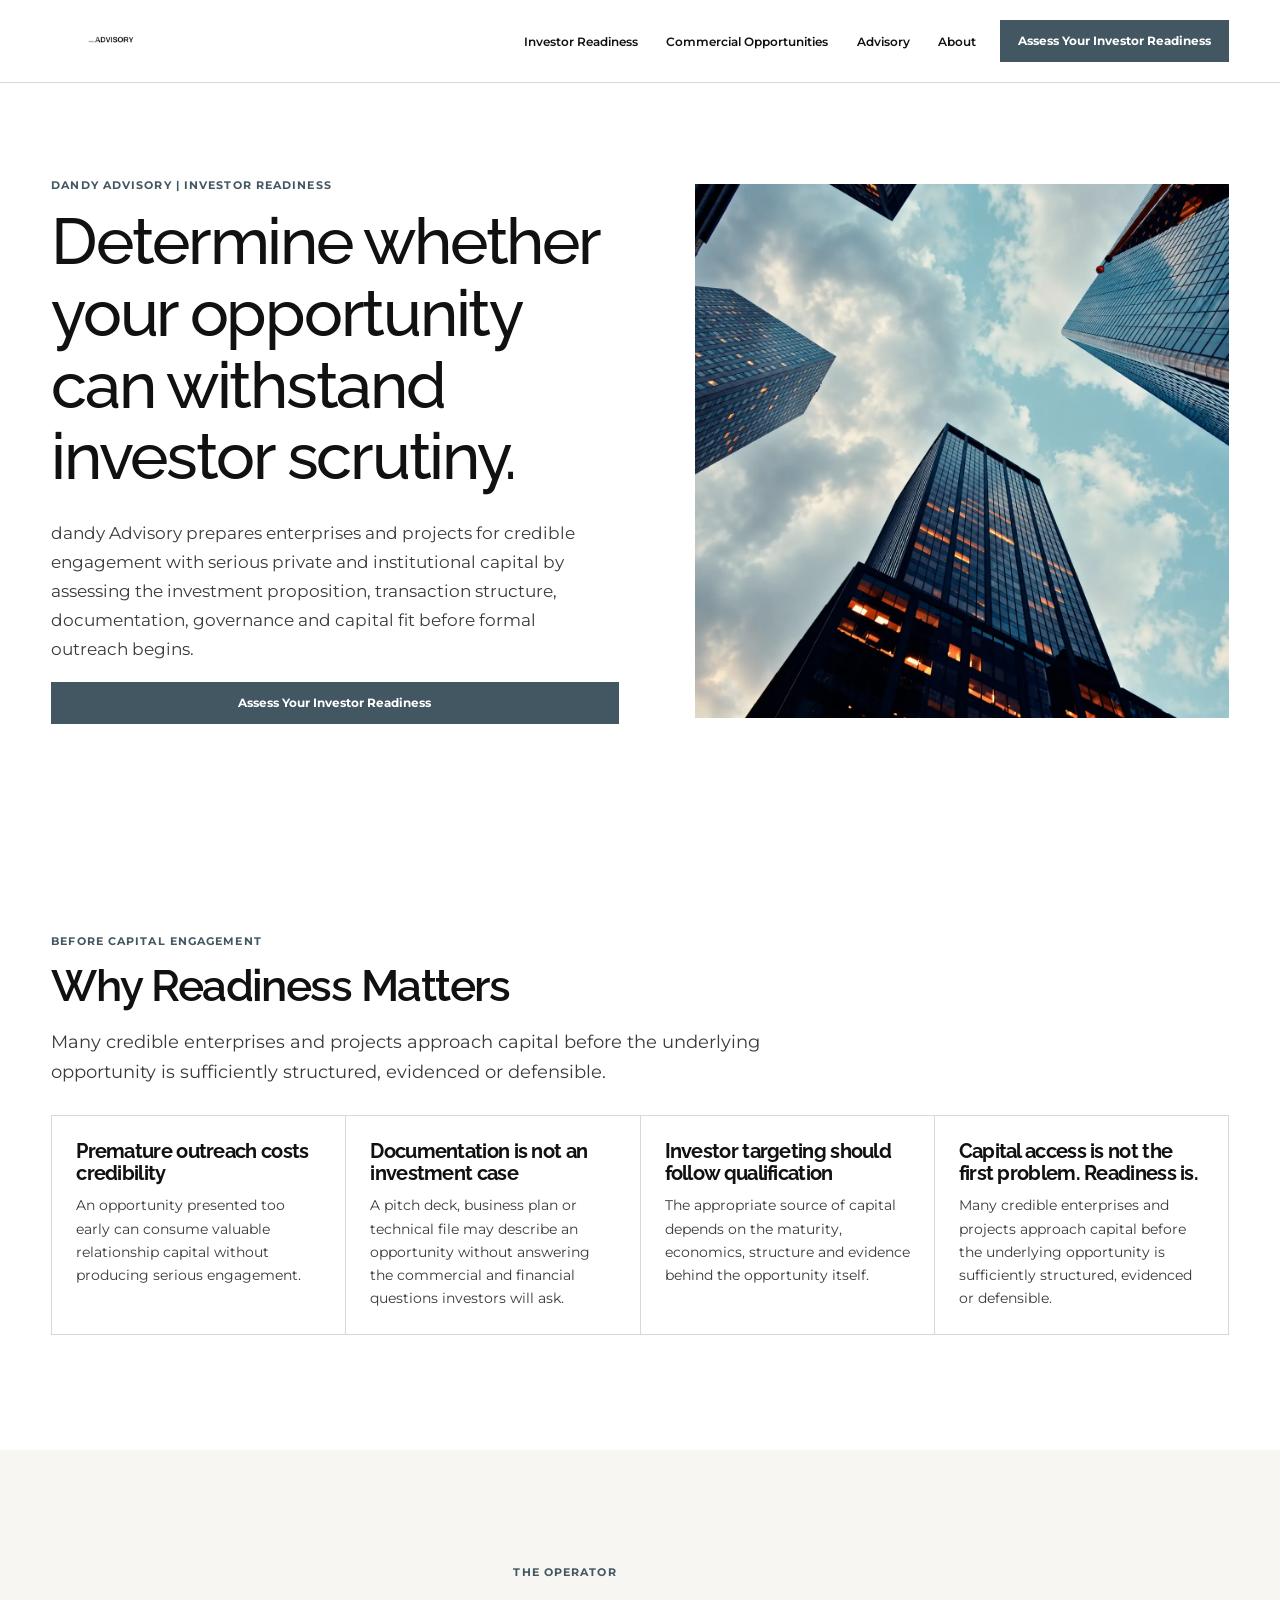
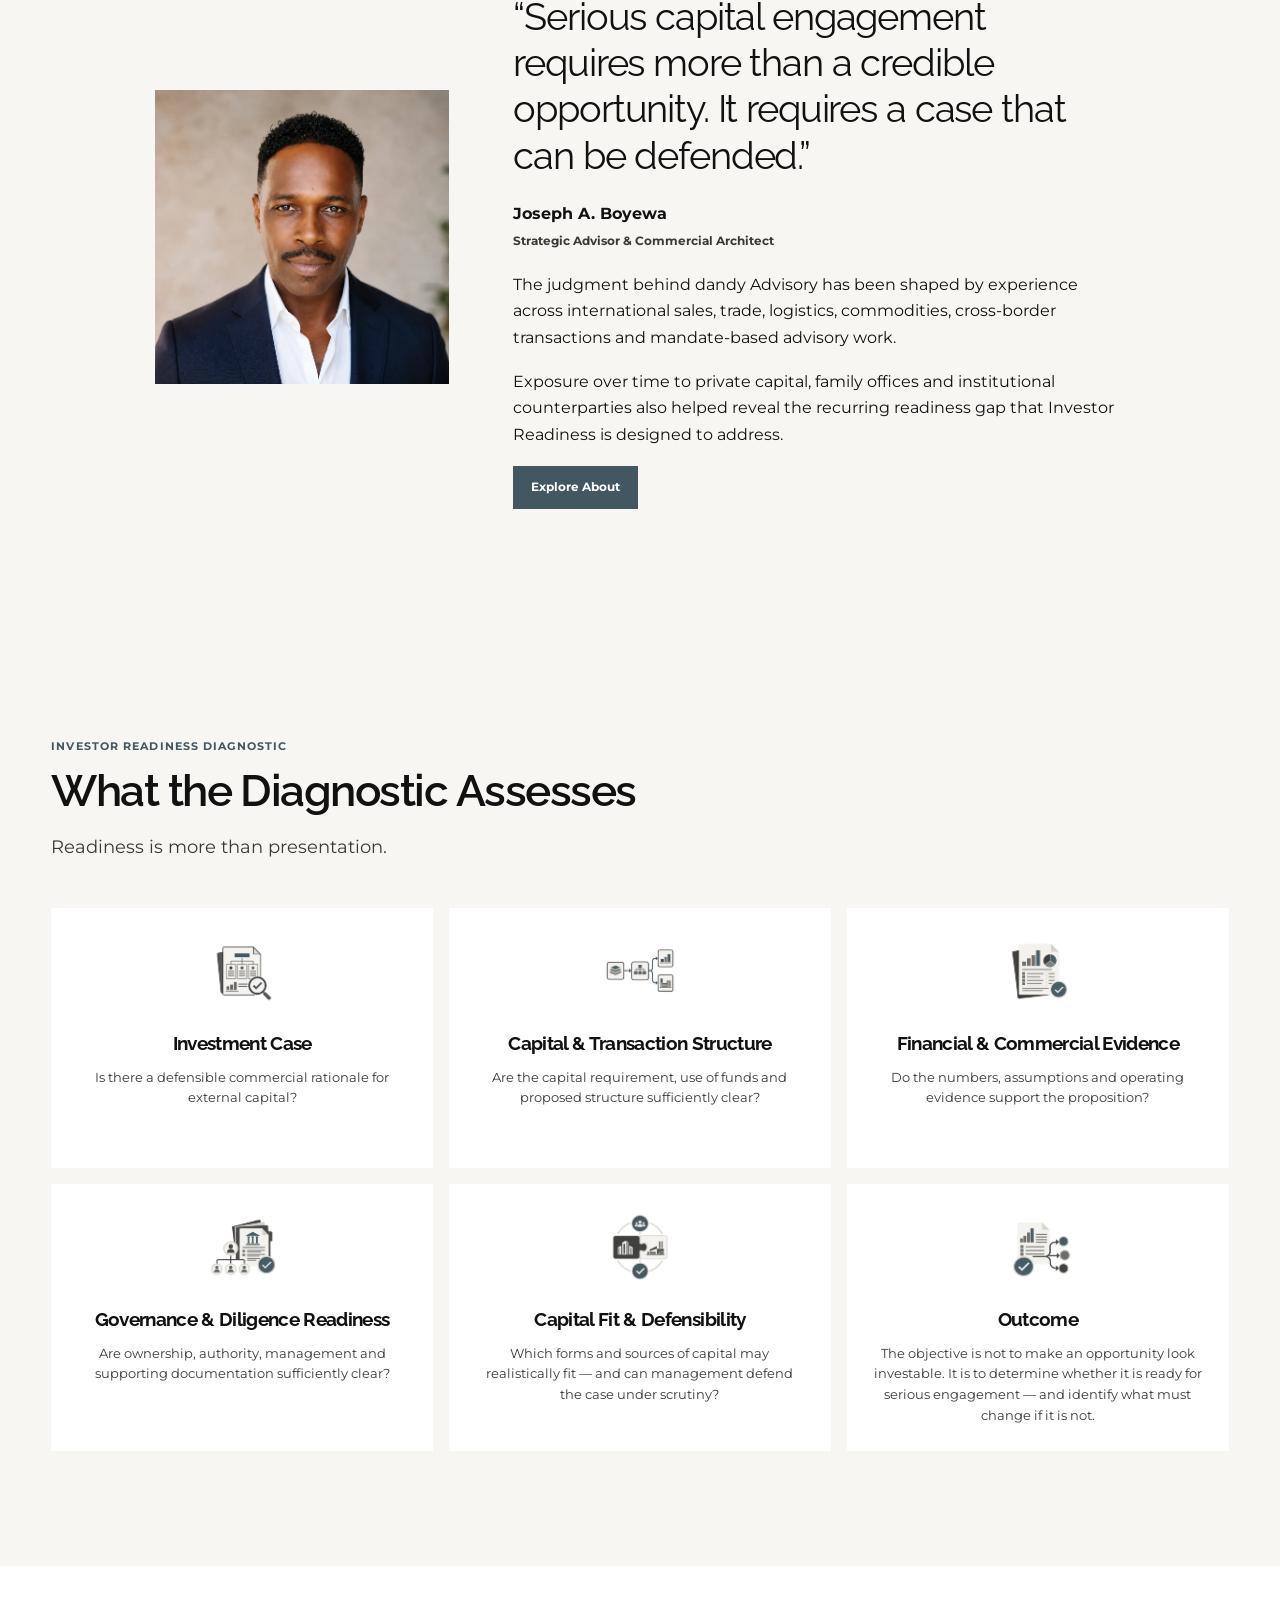
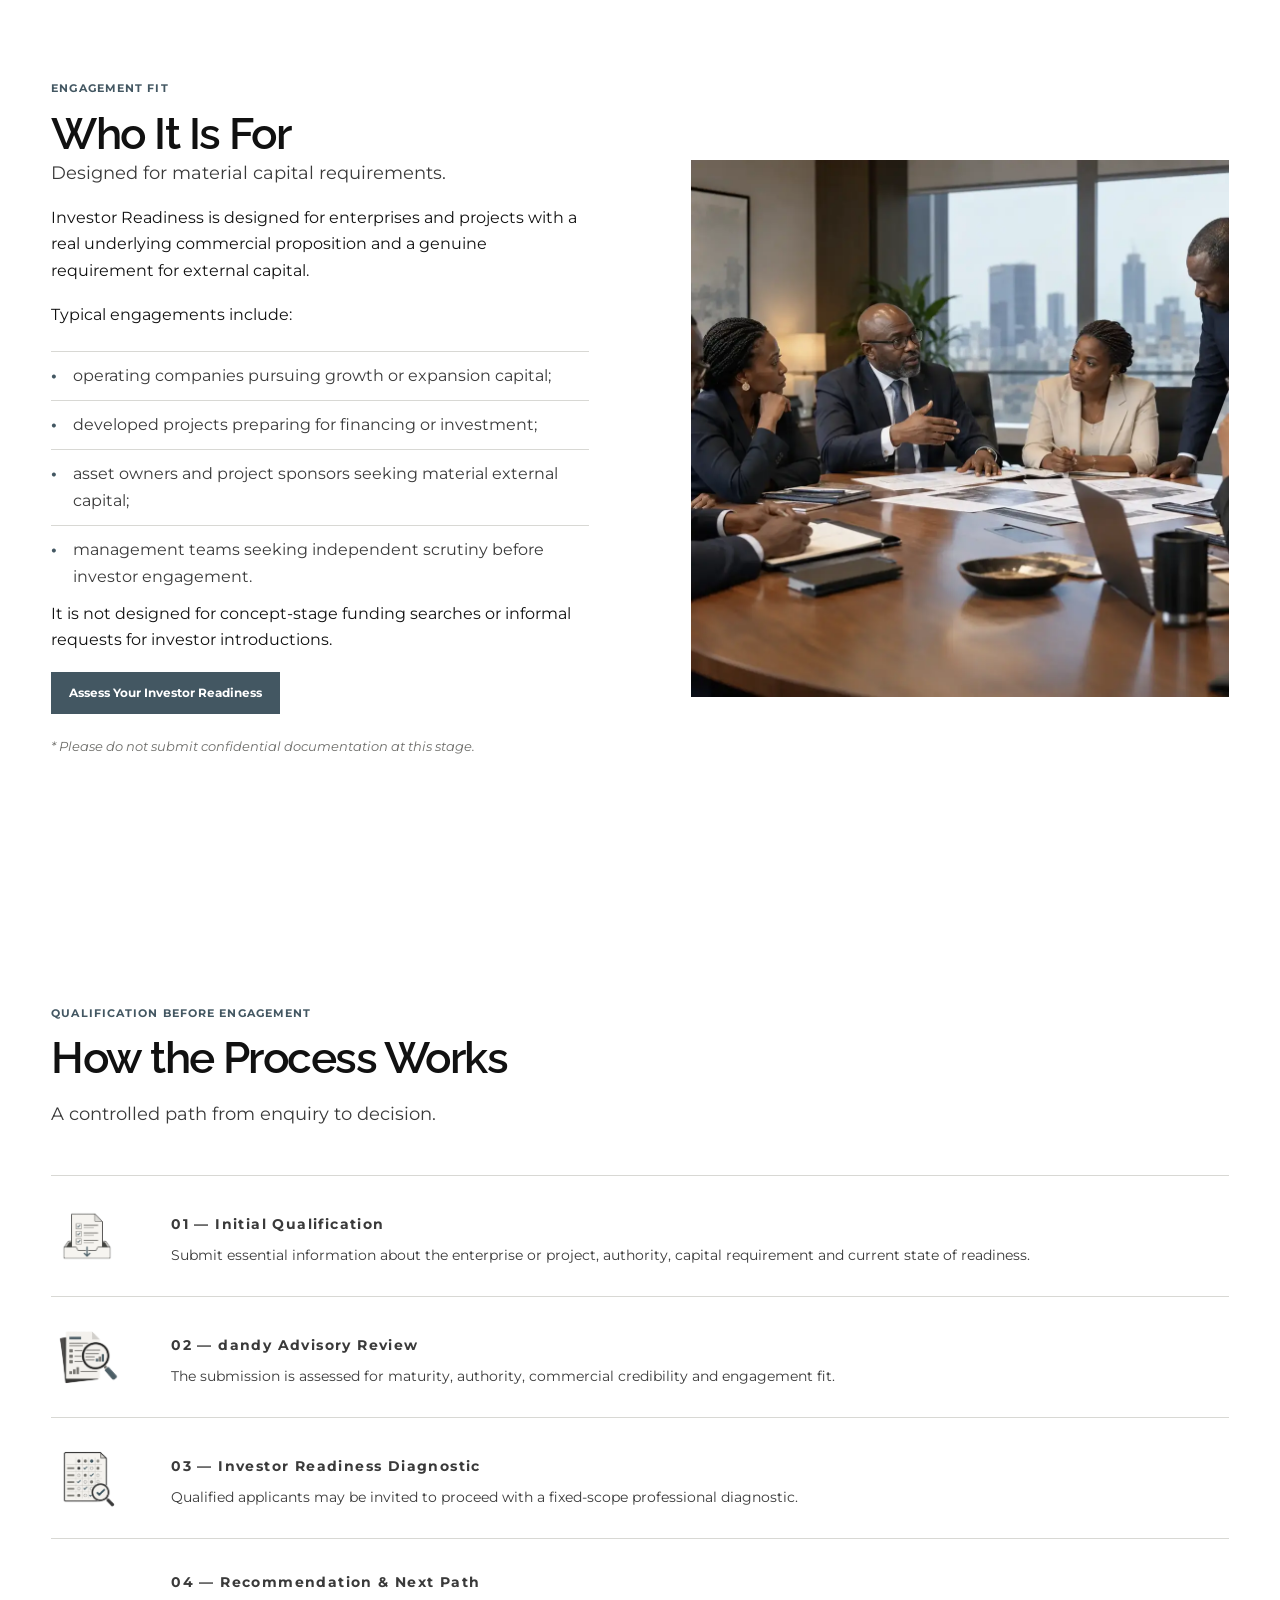
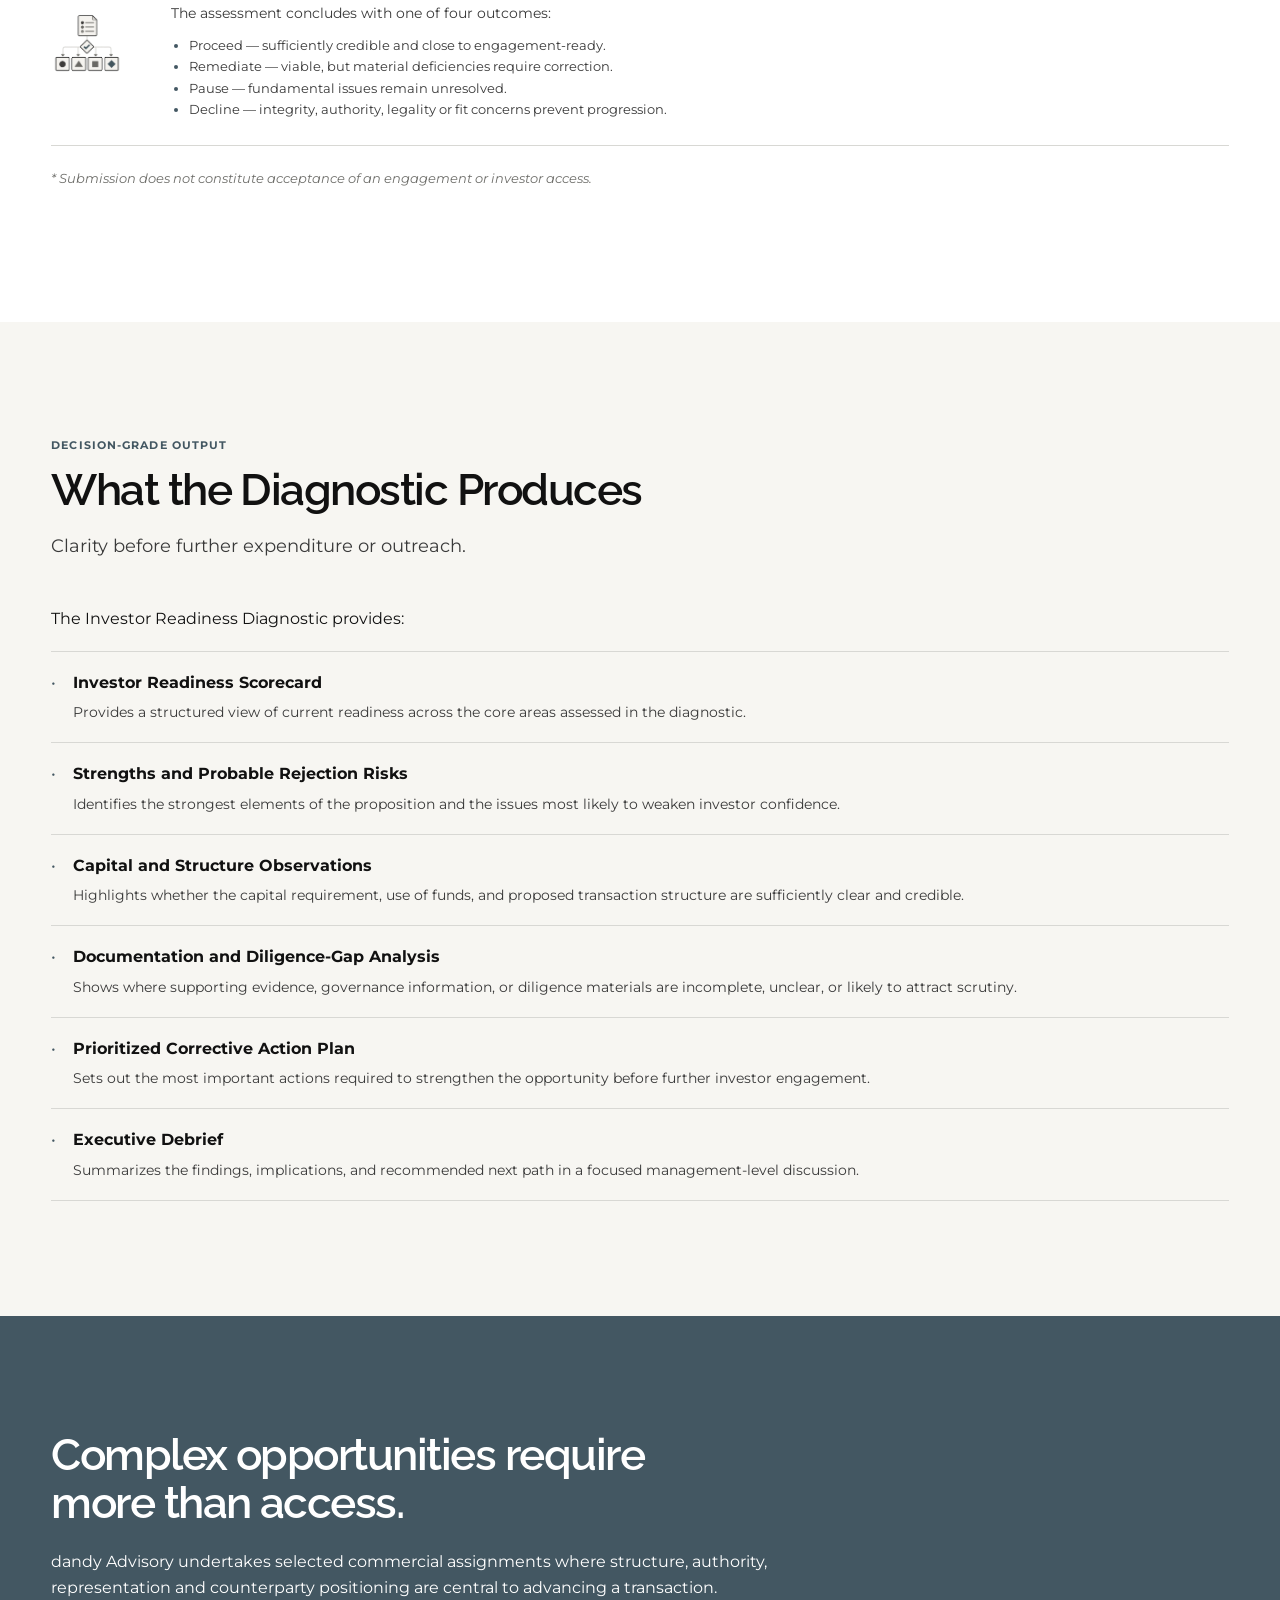
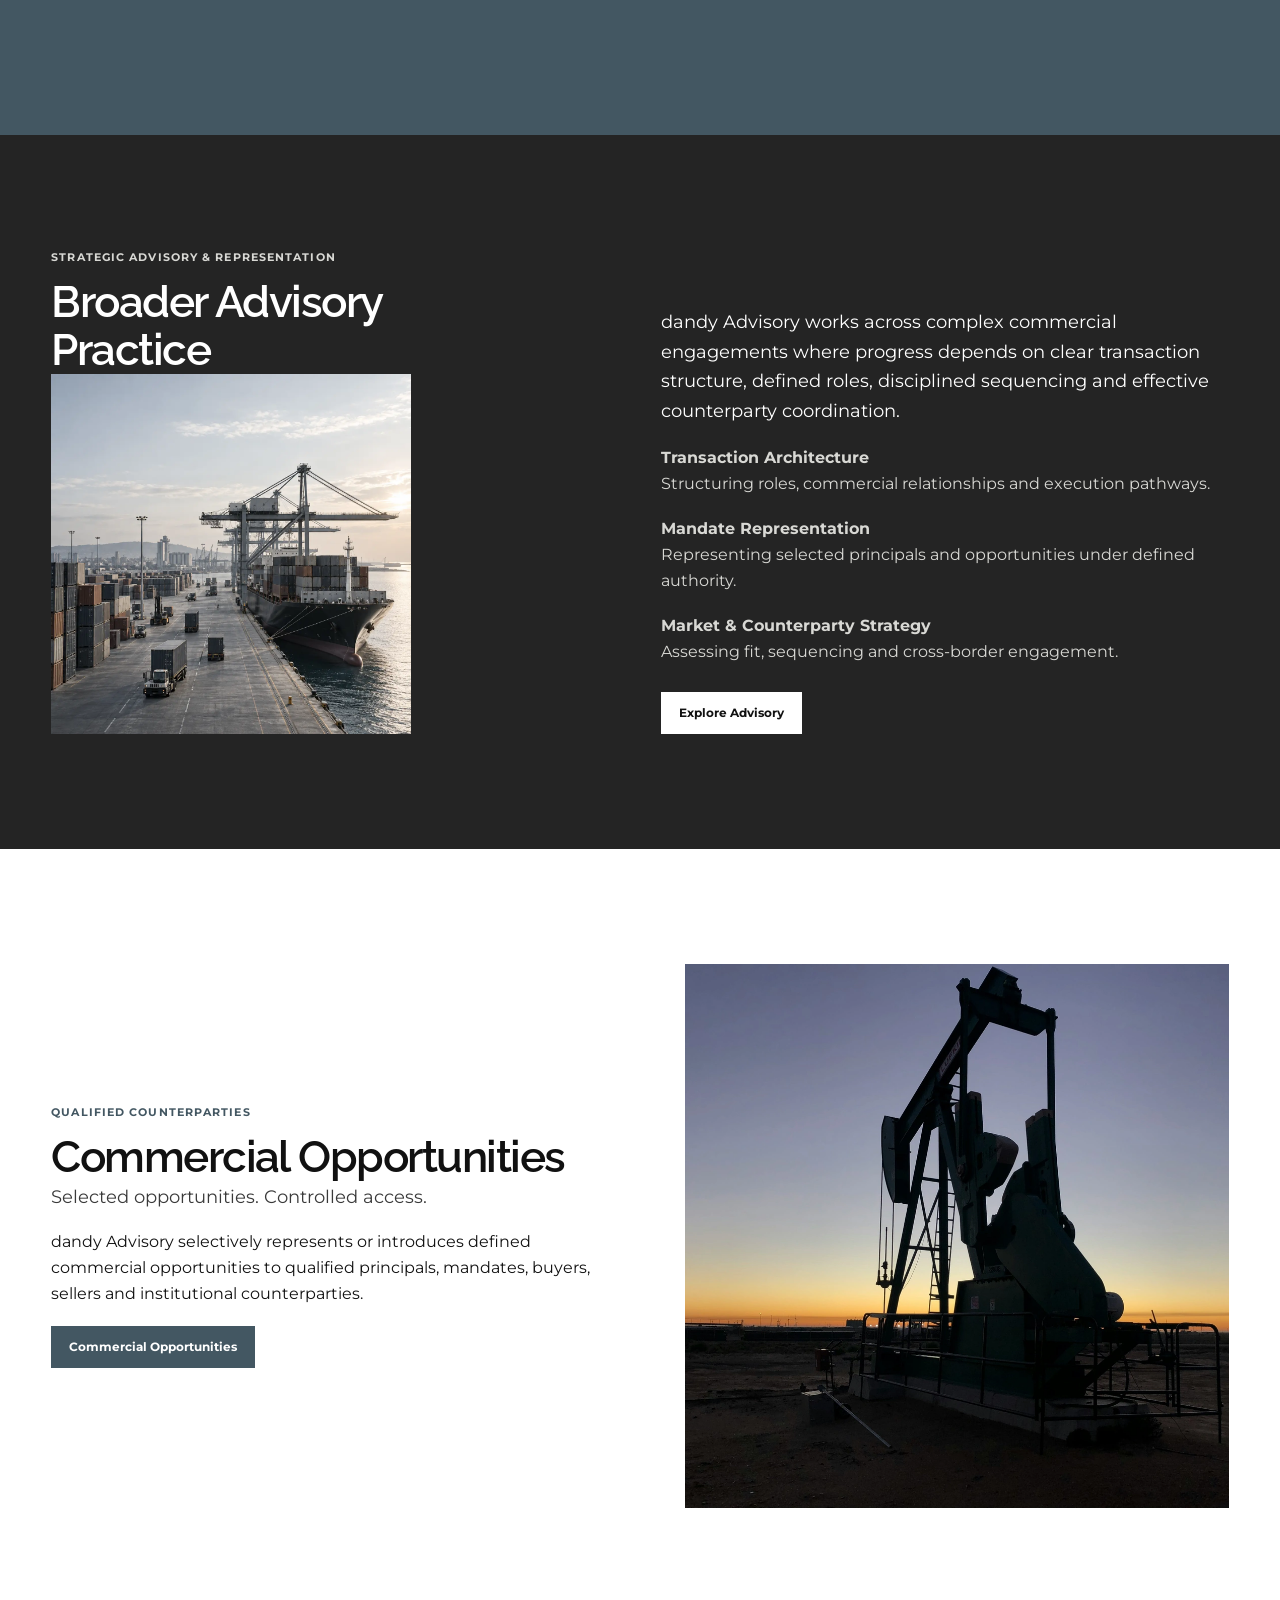
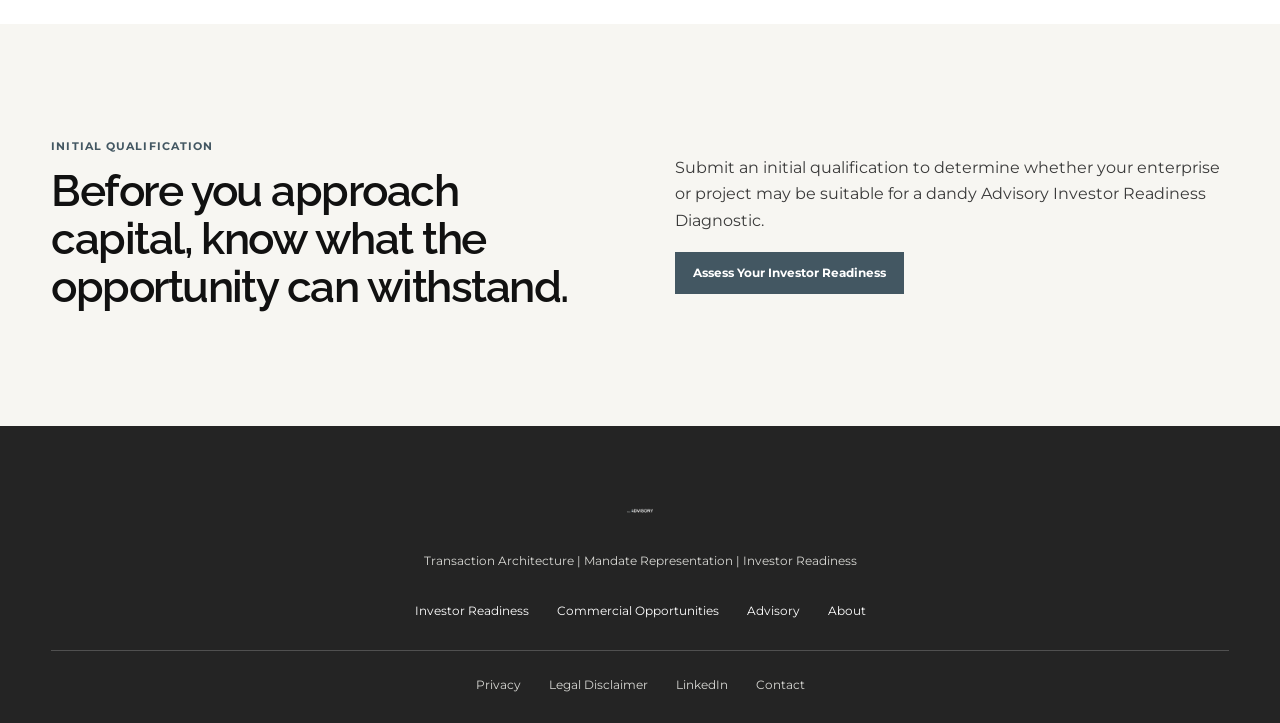
<file: index.html>
<!doctype html>
<html lang="en">
<head>
<meta charset="utf-8">
<meta name="viewport" content="width=device-width,initial-scale=1">
<title>dandy Advisory | Investor Readiness</title>
<link rel="icon" href="assets/favicon.svg" type="image/svg+xml">
<link rel="stylesheet" href="assets/css/site.css">
</head>
<body>
<a class="skip" href="#main">Skip to content</a>
<header class="site-header">
<div class="container header-inner">
<a class="brand" href="./" aria-label="dandy Advisory">
<img src="assets/images/logo/dandy_advisory_logo_v1_light_background-removebg-preview.png" alt="dandy Advisory">
</a>
<button class="nav-toggle" aria-expanded="false">Menu</button>
<nav class="site-nav">
<a href="./">Investor Readiness</a>
<a href="commercial-opportunities/">Commercial Opportunities</a>
<a href="advisory/">Advisory</a>
<a href="about/">About</a>
</nav>
<a class="header-cta" href="investor-readiness/">Assess Your Investor Readiness</a>
</div>
</header>
<main id="main">
<section class="hero">
<div class="container hero-grid">
<div class="home-hero-content">
<p class="eyebrow">dandy Advisory | Investor Readiness</p>
<h1>Determine whether your opportunity can withstand investor scrutiny.</h1>
<p class="hero-copy">dandy Advisory prepares enterprises and projects for credible engagement with serious private and institutional capital by assessing the investment proposition, transaction structure, documentation, governance and capital fit before formal outreach begins.</p>
<a class="button" href="investor-readiness/">Assess Your Investor Readiness</a>
</div>
<img class="hero-image" src="assets/images/home/Hero%20Image/Investor%20Readiness.webp" alt="">
</div>
</section>
<section class="section readiness-section">
<div class="container">
<div class="section-heading">
<p class="eyebrow">Before Capital Engagement</p>
<h2>Why Readiness Matters</h2>
</div>
<p class="lead">Many credible enterprises and projects approach capital before the underlying opportunity is sufficiently structured, evidenced or defensible.</p>
<div class="principle-matrix">
<div>
<h3>Premature outreach costs credibility</h3>
<p>An opportunity presented too early can consume valuable relationship capital without producing serious engagement.</p>
</div>
<div>
<h3>Documentation is not an investment case</h3>
<p>A pitch deck, business plan or technical file may describe an opportunity without answering the commercial and financial questions investors will ask.</p>
</div>
<div>
<h3>Investor targeting should follow qualification</h3>
<p>The appropriate source of capital depends on the maturity, economics, structure and evidence behind the opportunity itself.</p>
</div>
<div>
<h3>Capital access is not the first problem. Readiness is.</h3>
<p>Many credible enterprises and projects approach capital before the underlying opportunity is sufficiently structured, evidenced or defensible.</p>
</div>
</div>
</div>
</section>
<section class="section paper">
<div class="container operator">
<img src="assets/images/home/Quote%20Section%20Image/Joseph%20A%20Boyewa.webp" alt="Joseph A. Boyewa">
<div>
<p class="eyebrow">The Operator</p>
<blockquote>“Serious capital engagement requires more than a credible opportunity. It requires a case that can be defended.”</blockquote>
<p>
<strong>Joseph A. Boyewa</strong>
<br>
<span class="operator-role">Strategic Advisor &amp; Commercial Architect</span>
</p>
<p>The judgment behind dandy Advisory has been shaped by experience across international sales, trade, logistics, commodities, cross-border transactions and mandate-based advisory work.</p>
<p>Exposure over time to private capital, family offices and institutional counterparties also helped reveal the recurring readiness gap that Investor Readiness is designed to address.</p>
<a class="button" href="about/">Explore About</a>
</div>
</div>
</section>
<section class="section paper">
<div class="container">
<div class="section-heading">
<p class="eyebrow">Investor Readiness Diagnostic</p>
<h2>What the Diagnostic Assesses</h2>
<p class="lead">Readiness is more than presentation.</p>
</div>
<div class="icon-grid center-icon-heading">
<article class="icon-card">
<img src="assets/images/home/What%20a%20Diagnostic%20Assess%20Icons/webp/Investment%20Case.webp" alt="">
<h3>Investment Case</h3>
<p>Is there a defensible commercial rationale for external capital?</p>
</article>
<article class="icon-card">
<img src="assets/images/home/What%20a%20Diagnostic%20Assess%20Icons/webp/Capital%20%26%20Transaction%20Structure.webp" alt="">
<h3>Capital &amp; Transaction Structure</h3>
<p>Are the capital requirement, use of funds and proposed structure sufficiently clear?</p>
</article>
<article class="icon-card">
<img src="assets/images/home/What%20a%20Diagnostic%20Assess%20Icons/webp/Financial%20%26%20Commercial%20Evidence.webp" alt="">
<h3>Financial &amp; Commercial Evidence</h3>
<p>Do the numbers, assumptions and operating evidence support the proposition?</p>
</article>
<article class="icon-card">
<img src="assets/images/home/What%20a%20Diagnostic%20Assess%20Icons/webp/Governance%20%26%20Diligence%20Readiness.webp" alt="">
<h3>Governance &amp; Diligence Readiness</h3>
<p>Are ownership, authority, management and supporting documentation sufficiently clear?</p>
</article>
<article class="icon-card">
<img src="assets/images/home/What%20a%20Diagnostic%20Assess%20Icons/webp/Capital%20Fit%20%26%20Defensibility.webp" alt="">
<h3>Capital Fit &amp; Defensibility</h3>
<p>Which forms and sources of capital may realistically fit — and can management defend the case under scrutiny?</p>
</article>
<article class="icon-card">
<img src="assets/images/home/What%20a%20Diagnostic%20Assess%20Icons/webp/Outcome.webp" alt="">
<h3>Outcome</h3>
<p>The objective is not to make an opportunity look investable. It is to determine whether it is ready for serious engagement — and identify what must change if it is not.</p>
</article>
</div>
</div>
</section>
<section class="section">
<div class="container feature-split">
<div>
<p class="eyebrow">Engagement Fit</p>
<h2>Who It Is For</h2>
<p class="lead who-capital-note">Designed for material capital requirements.</p>
<p>Investor Readiness is designed for enterprises and projects with a real underlying commercial proposition and a genuine requirement for external capital.</p>
<p>Typical engagements include:</p>
<ul class="check-list">
<li>operating companies pursuing growth or expansion capital;</li>
<li>developed projects preparing for financing or investment;</li>
<li>asset owners and project sponsors seeking material external capital;</li>
<li>management teams seeking independent scrutiny before investor engagement.</li>
</ul>
<p>It is not designed for concept-stage funding searches or informal requests for investor introductions.</p>
<a class="button" href="investor-readiness/">Assess Your Investor Readiness</a>
<p class="supporting-copy">Please do not submit confidential documentation at this stage.</p>
</div>
<img src="assets/images/home/Who%20is%20it%20for%20Image/Who%20is%20this%20for.webp" alt="">
</div>
</section>
<section class="section">
<div class="container">
<div class="section-heading">
<p class="eyebrow">Qualification Before Engagement</p>
<h2>How the Process Works</h2>
<p class="lead">A controlled path from enquiry to decision.</p>
</div>
<div class="process">
<article class="process-item">
<img src="assets/images/home/How%20the%20Process%20Works%20Icons/webp/Initial%20Qualification.webp" alt="">
<div>
<p class="process-num">01 — Initial Qualification</p>
<p>Submit essential information about the enterprise or project, authority, capital requirement and current state of readiness.</p>
</div>
</article>
<article class="process-item">
<img src="assets/images/home/How%20the%20Process%20Works%20Icons/webp/dandy%20Advisory%20Review.webp" alt="">
<div>
<p class="process-num">02 — dandy Advisory Review</p>
<p>The submission is assessed for maturity, authority, commercial credibility and engagement fit.</p>
</div>
</article>
<article class="process-item">
<img src="assets/images/home/How%20the%20Process%20Works%20Icons/webp/Investor%20Readiness%20Diagnostic.webp" alt="">
<div>
<p class="process-num">03 — Investor Readiness Diagnostic</p>
<p>Qualified applicants may be invited to proceed with a fixed-scope professional diagnostic.</p>
</div>
</article>
<article class="process-item">
<img src="assets/images/home/How%20the%20Process%20Works%20Icons/webp/Recommendation%20%26%20Next%20Path.webp" alt="">
<div>
<p class="process-num">04 — Recommendation &amp; Next Path</p>
<p>The assessment concludes with one of four outcomes:</p>
<ul>
<li>Proceed — sufficiently credible and close to engagement-ready.</li>
<li>Remediate — viable, but material deficiencies require correction.</li>
<li>Pause — fundamental issues remain unresolved.</li>
<li>Decline — integrity, authority, legality or fit concerns prevent progression.</li>
</ul>
</div>
</article>
</div>
<p class="supporting-copy">Submission does not constitute acceptance of an engagement or investor access.</p>
</div>
</section>
<section class="section paper">
<div class="container">
<div class="section-heading">
<p class="eyebrow">Decision-Grade Output</p>
<h2>What the Diagnostic Produces</h2>
<p class="lead">Clarity before further expenditure or outreach.</p>
</div>
<p>The Investor Readiness Diagnostic provides:</p>
<div class="output-list">
<div><strong>Investor Readiness Scorecard</strong><p>Provides a structured view of current readiness across the core areas assessed in the diagnostic.</p></div>
<div><strong>Strengths and Probable Rejection Risks</strong><p>Identifies the strongest elements of the proposition and the issues most likely to weaken investor confidence.</p></div>
<div><strong>Capital and Structure Observations</strong><p>Highlights whether the capital requirement, use of funds, and proposed transaction structure are sufficiently clear and credible.</p></div>
<div><strong>Documentation and Diligence-Gap Analysis</strong><p>Shows where supporting evidence, governance information, or diligence materials are incomplete, unclear, or likely to attract scrutiny.</p></div>
<div><strong>Prioritized Corrective Action Plan</strong><p>Sets out the most important actions required to strengthen the opportunity before further investor engagement.</p></div>
<div><strong>Executive Debrief</strong><p>Summarizes the findings, implications, and recommended next path in a focused management-level discussion.</p></div>
</div>
</div>
</section>
<section class="section commercial-transition">
<div class="container transition editorial-transition">
<div>
<h2>Complex opportunities require more than access.</h2>
<p>dandy Advisory undertakes selected commercial assignments where structure, authority, representation and counterparty positioning are central to advancing a transaction.</p>
</div>
</div>
</section>
<section class="section graphite">
<div class="container transition">
<div>
<p class="eyebrow">Strategic Advisory &amp; Representation</p>
<h2>Broader Advisory<br>Practice</h2>
<img src="assets/images/home/Broader%20Advisory%20Practice%20Image/Broder%20Advisory%20Practive.webp" alt="">
</div>
<div class="transition-copy">
<p class="lead">dandy Advisory works across complex commercial engagements where progress depends on clear transaction structure, defined roles, disciplined sequencing and effective counterparty coordination.</p>
<p>
<strong>Transaction Architecture</strong>
<br>Structuring roles, commercial relationships and execution pathways.</p>
<p>
<strong>Mandate Representation</strong>
<br>Representing selected principals and opportunities under defined authority.</p>
<p>
<strong>Market &amp; Counterparty Strategy</strong>
<br>Assessing fit, sequencing and cross-border engagement.</p>
<a class="button" href="advisory/">Explore Advisory</a>
</div>
</div>
</section>
<section class="section">
<div class="container image-copy">
<div>
<p class="eyebrow">Qualified Counterparties</p>
<h2>Commercial Opportunities</h2>
<p class="lead commercial-access-note">Selected opportunities. Controlled access.</p>
<p>dandy Advisory selectively represents or introduces defined commercial opportunities to qualified principals, mandates, buyers, sellers and institutional counterparties.</p>
<a class="button" href="commercial-opportunities/">Commercial Opportunities</a>
</div>
<img src="assets/images/home/Commercial%20Opportunities%20Image/oil_pumpjack_1080x1080.webp" alt="">
</div>
</section>
<section class="section paper">
<div class="container final-cta">
<div>
<p class="eyebrow">Initial Qualification</p>
<h2>Before you approach capital, know what the opportunity can withstand.</h2>
</div>
<div>
<p class="lead">Submit an initial qualification to determine whether your enterprise or project may be suitable for a dandy Advisory Investor Readiness Diagnostic.</p>
<a class="button" href="investor-readiness/">Assess Your Investor Readiness</a>
</div>
</div>
</section>
</main>
<footer class="site-footer">
<div class="container">
<a class="footer-logo" href="./">
<img src="assets/images/logo/dandy_advisory_logo_v1_dark_background-removebg-preview.png" alt="dandy Advisory">
</a>
<p class="footer-signature">Transaction Architecture | Mandate Representation | Investor Readiness</p>
<nav class="footer-links">
<a href="./">Investor Readiness</a>
<a href="commercial-opportunities/">Commercial Opportunities</a>
<a href="advisory/">Advisory</a>
<a href="about/">About</a>
</nav>
<nav class="footer-secondary">
<a href="privacy/">Privacy</a>
<a href="legal-disclaimer/">Legal Disclaimer</a>
<a href="https://www.linkedin.com/in/joseph-boyewa" target="_blank" rel="noopener">LinkedIn</a>
<a href="advisory-enquiry/">Contact</a>
</nav>
</div>
</footer>
<script src="assets/js/site.js">
</script>
</body>
</html>
</file>
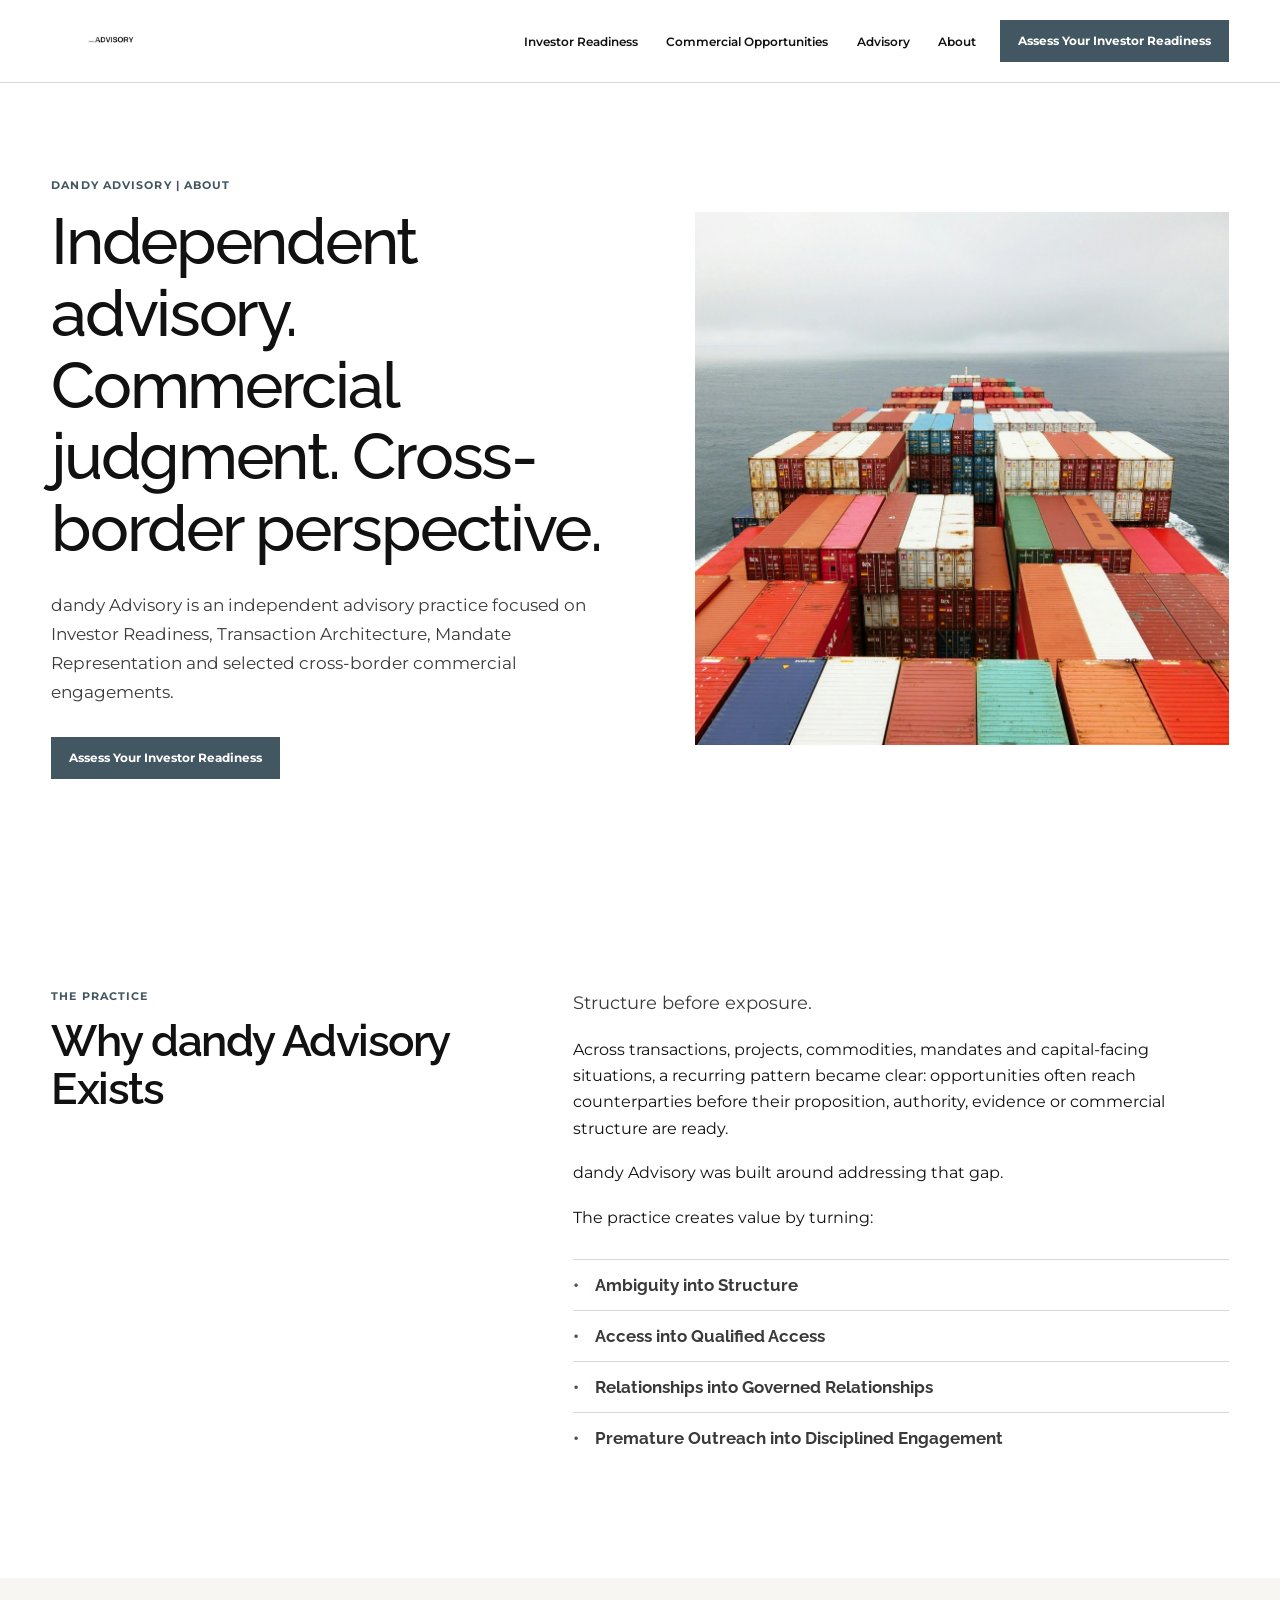
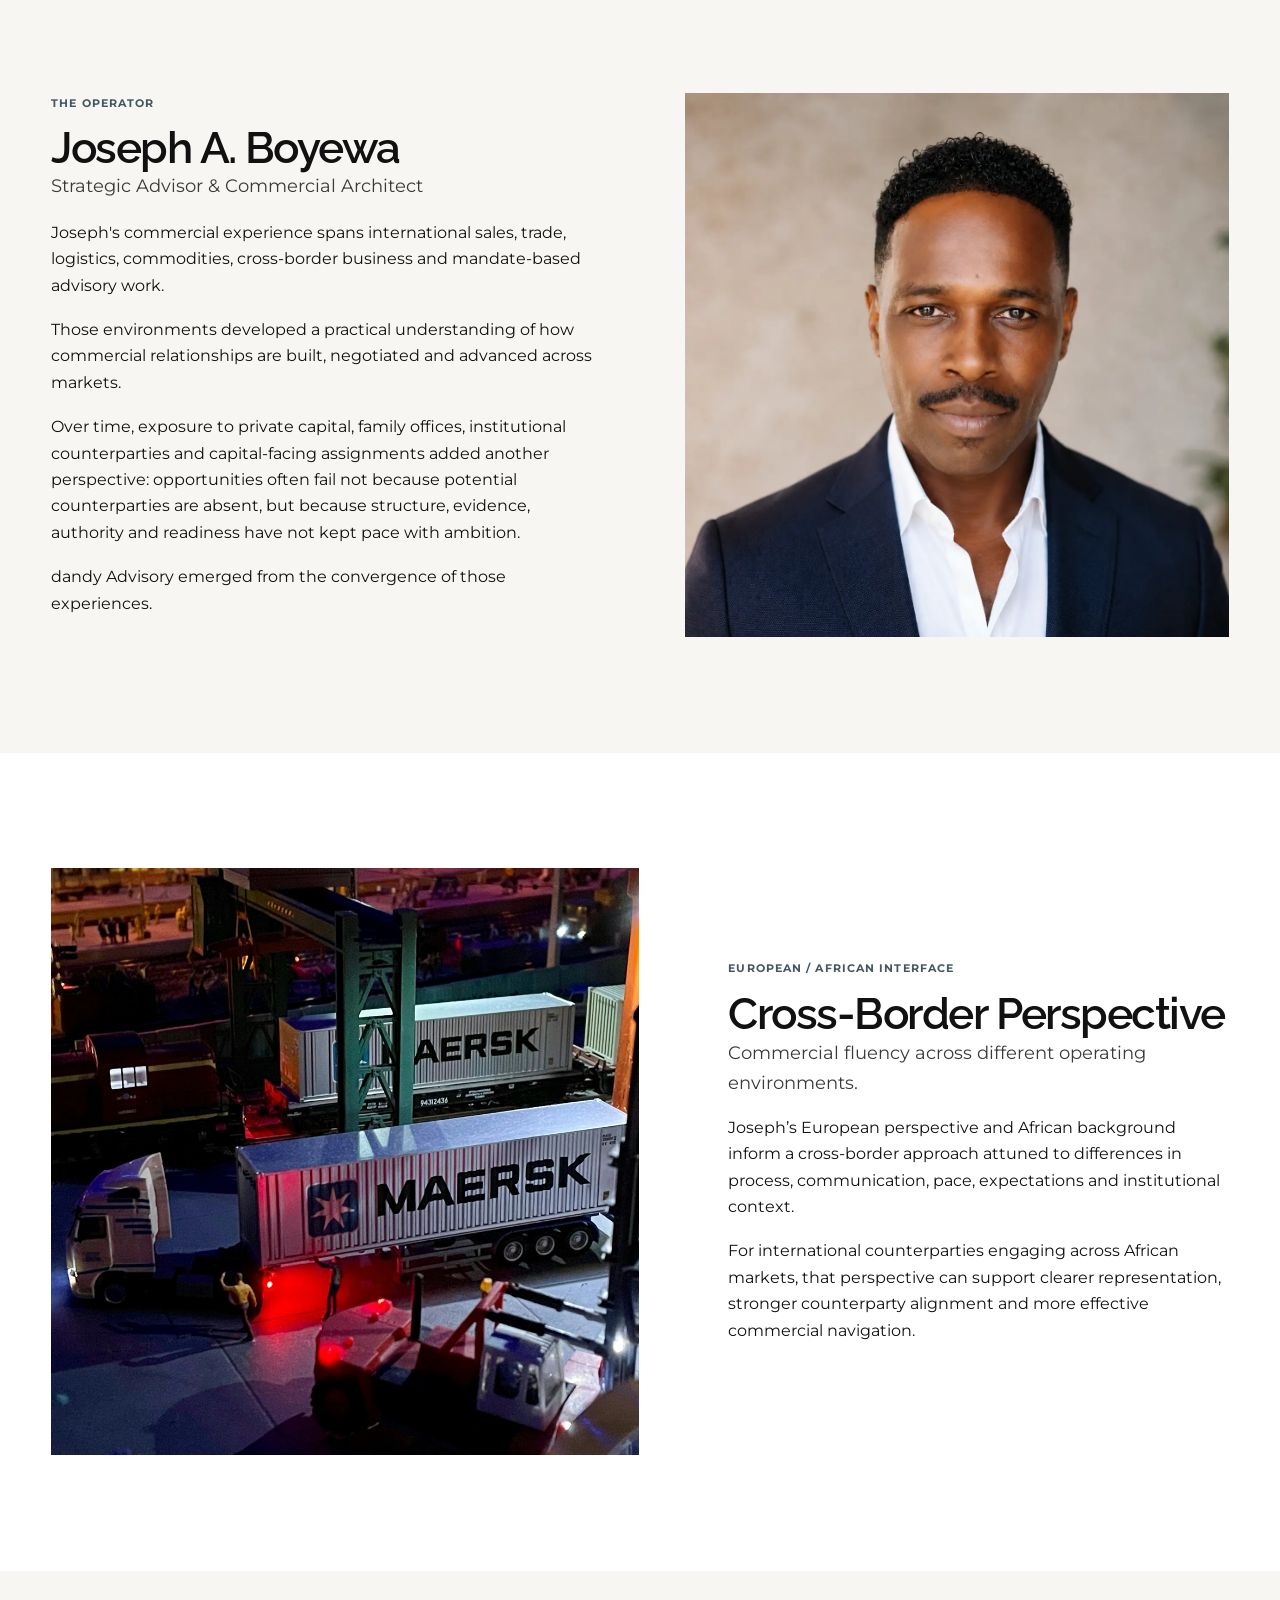
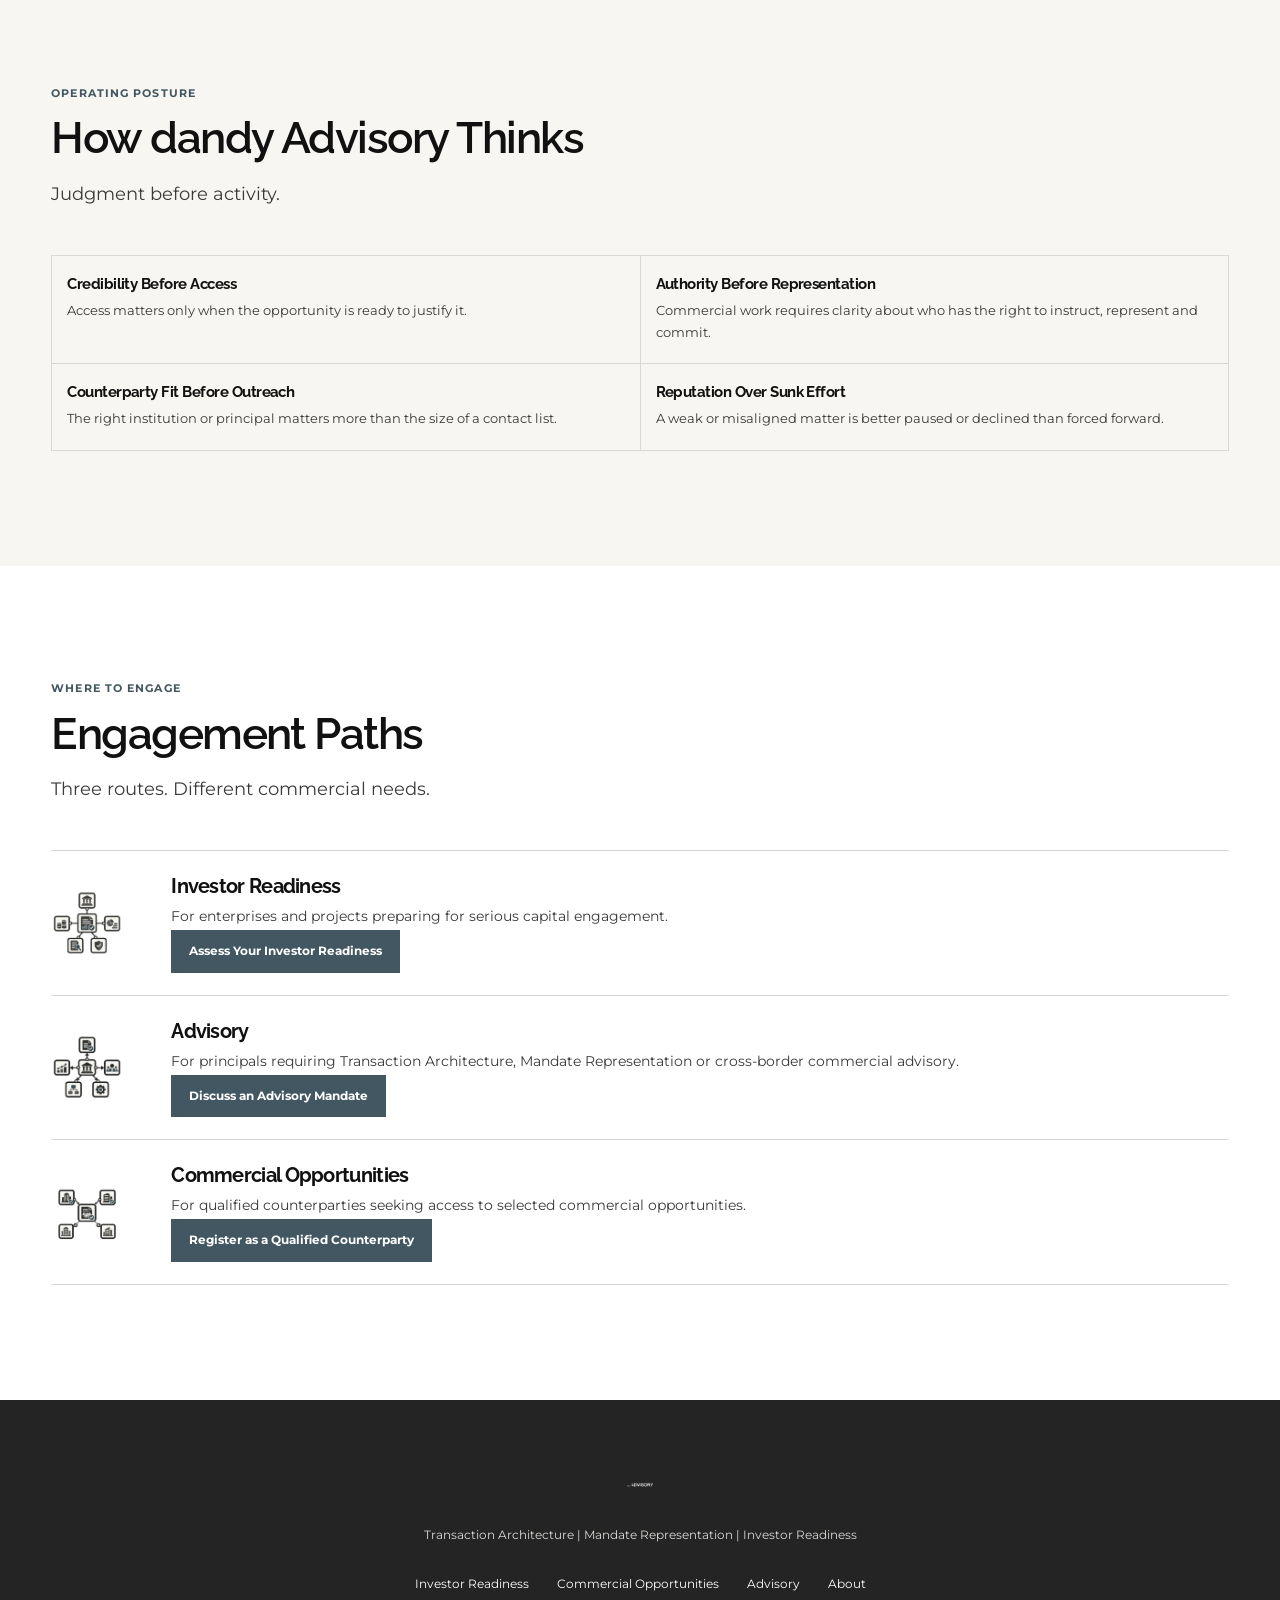
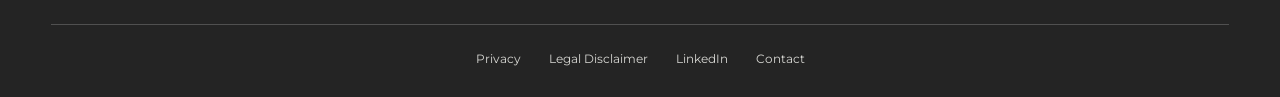
<file: about/index.html>
<!doctype html>
<html lang="en">
<head>
<meta charset="utf-8">
<meta name="viewport" content="width=device-width,initial-scale=1">
<title>About | dandy Advisory</title>
<link rel="icon" href="../assets/favicon.svg" type="image/svg+xml">
<link rel="stylesheet" href="../assets/css/site.css">
</head>
<body>
<a class="skip" href="#main">Skip to content</a>
<header class="site-header">
<div class="container header-inner">
<a class="brand" href="../" aria-label="dandy Advisory">
<img src="../assets/images/logo/dandy_advisory_logo_v1_light_background-removebg-preview.png" alt="dandy Advisory">
</a>
<button class="nav-toggle" aria-expanded="false">Menu</button>
<nav class="site-nav">
<a href="../">Investor Readiness</a>
<a href="../commercial-opportunities/">Commercial Opportunities</a>
<a href="../advisory/">Advisory</a>
<a href="../about/">About</a>
</nav>
<a class="header-cta" href="../investor-readiness/">Assess Your Investor Readiness</a>
</div>
</header>
<main id="main">
<section class="hero">
<div class="container hero-grid">
<div>
<p class="eyebrow">dandy Advisory | About</p>
<h1>Independent advisory. Commercial judgment. Cross-border perspective.</h1>
<p class="hero-copy">dandy Advisory is an independent advisory practice focused on Investor Readiness, Transaction Architecture, Mandate Representation and selected cross-border commercial engagements.</p>
<a class="button" href="../investor-readiness/">Assess Your Investor Readiness</a>
</div>
<img class="hero-image" src="../assets/images/about/Hero%20Image/About.webp" alt="">
</div>
</section>
<section class="section">
<div class="container editorial-grid">
<div>
<p class="eyebrow">The Practice</p>
<h2>Why dandy Advisory Exists</h2>
</div>
<div>
<p class="lead">Structure before exposure.</p>
<p>Across transactions, projects, commodities, mandates and capital-facing situations, a recurring pattern became clear: opportunities often reach counterparties before their proposition, authority, evidence or commercial structure are ready.</p>
<p>dandy Advisory was built around addressing that gap.</p>
<p>The practice creates value by turning:</p>
<ul class="check-list why-arguments">
<li>Ambiguity into Structure</li>
<li>Access into Qualified Access</li>
<li>Relationships into Governed Relationships</li>
<li>Premature Outreach into Disciplined Engagement</li>
</ul>
</div>
</div>
</section>
<section class="section paper">
<div class="container image-copy">
<div>
<p class="eyebrow">The Operator</p>
<h2>Joseph A. Boyewa</h2>
<p class="lead">Strategic Advisor &amp; Commercial Architect</p>
<p>Joseph's commercial experience spans international sales, trade, logistics, commodities, cross-border business and mandate-based advisory work.</p>
<p>Those environments developed a practical understanding of how commercial relationships are built, negotiated and advanced across markets.</p>
<p>Over time, exposure to private capital, family offices, institutional counterparties and capital-facing assignments added another perspective: opportunities often fail not because potential counterparties are absent, but because structure, evidence, authority and readiness have not kept pace with ambition.</p>
<p>dandy Advisory emerged from the convergence of those experiences.</p>
</div>
<img src="../assets/images/about/Joseph%20A.%20Boyewa%20Section%20Image/Joseph%20A%20Boyewa.webp" alt="Joseph A. Boyewa">
</div>
</section>
<section class="section">
<div class="container image-copy wide-img">
<img src="../assets/images/about/Cross%20Border%20Perspective%20Image/Cross%20Border%20Perspective.webp" alt="">
<div>
<p class="eyebrow">European / African Interface</p>
<h2>Cross-Border Perspective</h2>
<p class="lead cross-border-note">Commercial fluency across different operating environments.</p>
<p>Joseph’s European perspective and African background inform a cross-border approach attuned to differences in process, communication, pace, expectations and institutional context.</p>
<p>For international counterparties engaging across African markets, that perspective can support clearer representation, stronger counterparty alignment and more effective commercial navigation.</p>
</div>
</div>
</section>
<section class="section paper">
<div class="container">
<div class="section-heading">
<p class="eyebrow">Operating Posture</p>
<h2>How dandy Advisory Thinks</h2>
<p class="lead">Judgment before activity.</p>
</div>
<div class="think-grid">
<div>
<h3>Credibility Before Access</h3>
<p>Access matters only when the opportunity is ready to justify it.</p>
</div>
<div>
<h3>Authority Before Representation</h3>
<p>Commercial work requires clarity about who has the right to instruct, represent and commit.</p>
</div>
<div>
<h3>Counterparty Fit Before Outreach</h3>
<p>The right institution or principal matters more than the size of a contact list.</p>
</div>
<div>
<h3>Reputation Over Sunk Effort</h3>
<p>A weak or misaligned matter is better paused or declined than forced forward.</p>
</div>
</div>
</div>
</section>
<section class="section">
<div class="container">
<div class="section-heading">
<p class="eyebrow">Where to Engage</p>
<h2>Engagement Paths</h2>
<p class="lead">Three routes. Different commercial needs.</p>
</div>
<div class="process engagement-paths">
<article class="process-item">
<img src="../assets/images/about/Engagement%20Paths%20Icons/webp/Investor%20Readiness.webp" alt="">
<div>
<h3>Investor Readiness</h3>
<p>For enterprises and projects preparing for serious capital engagement.</p>
<a class="button" href="../investor-readiness/">Assess Your Investor Readiness</a>
</div>
</article>
<article class="process-item">
<img src="../assets/images/about/Engagement%20Paths%20Icons/webp/Advisory.webp" alt="">
<div>
<h3>Advisory</h3>
<p>For principals requiring Transaction Architecture, Mandate Representation or cross-border commercial advisory.</p>
<a class="button" href="../advisory-enquiry/">Discuss an Advisory Mandate</a>
</div>
</article>
<article class="process-item">
<img src="../assets/images/about/Engagement%20Paths%20Icons/webp/Commercial%20Opportunities.webp" alt="">
<div>
<h3>Commercial Opportunities</h3>
<p>For qualified counterparties seeking access to selected commercial opportunities.</p>
<a class="button" href="../commercial-enquiry/">Register as a Qualified Counterparty</a>
</div>
</article>
</div>
</div>
</section>
</main>
<footer class="site-footer">
<div class="container">
<a class="footer-logo" href="../">
<img src="../assets/images/logo/dandy_advisory_logo_v1_dark_background-removebg-preview.png" alt="dandy Advisory">
</a>
<p class="footer-signature">Transaction Architecture | Mandate Representation | Investor Readiness</p>
<nav class="footer-links">
<a href="../">Investor Readiness</a>
<a href="../commercial-opportunities/">Commercial Opportunities</a>
<a href="../advisory/">Advisory</a>
<a href="../about/">About</a>
</nav>
<nav class="footer-secondary">
<a href="../privacy/">Privacy</a>
<a href="../legal-disclaimer/">Legal Disclaimer</a>
<a href="https://www.linkedin.com/in/joseph-boyewa" target="_blank" rel="noopener">LinkedIn</a>
<a href="../advisory-enquiry/">Contact</a>
</nav>
</div>
</footer>
<script src="../assets/js/site.js">
</script>
</body>
</html>
</file>
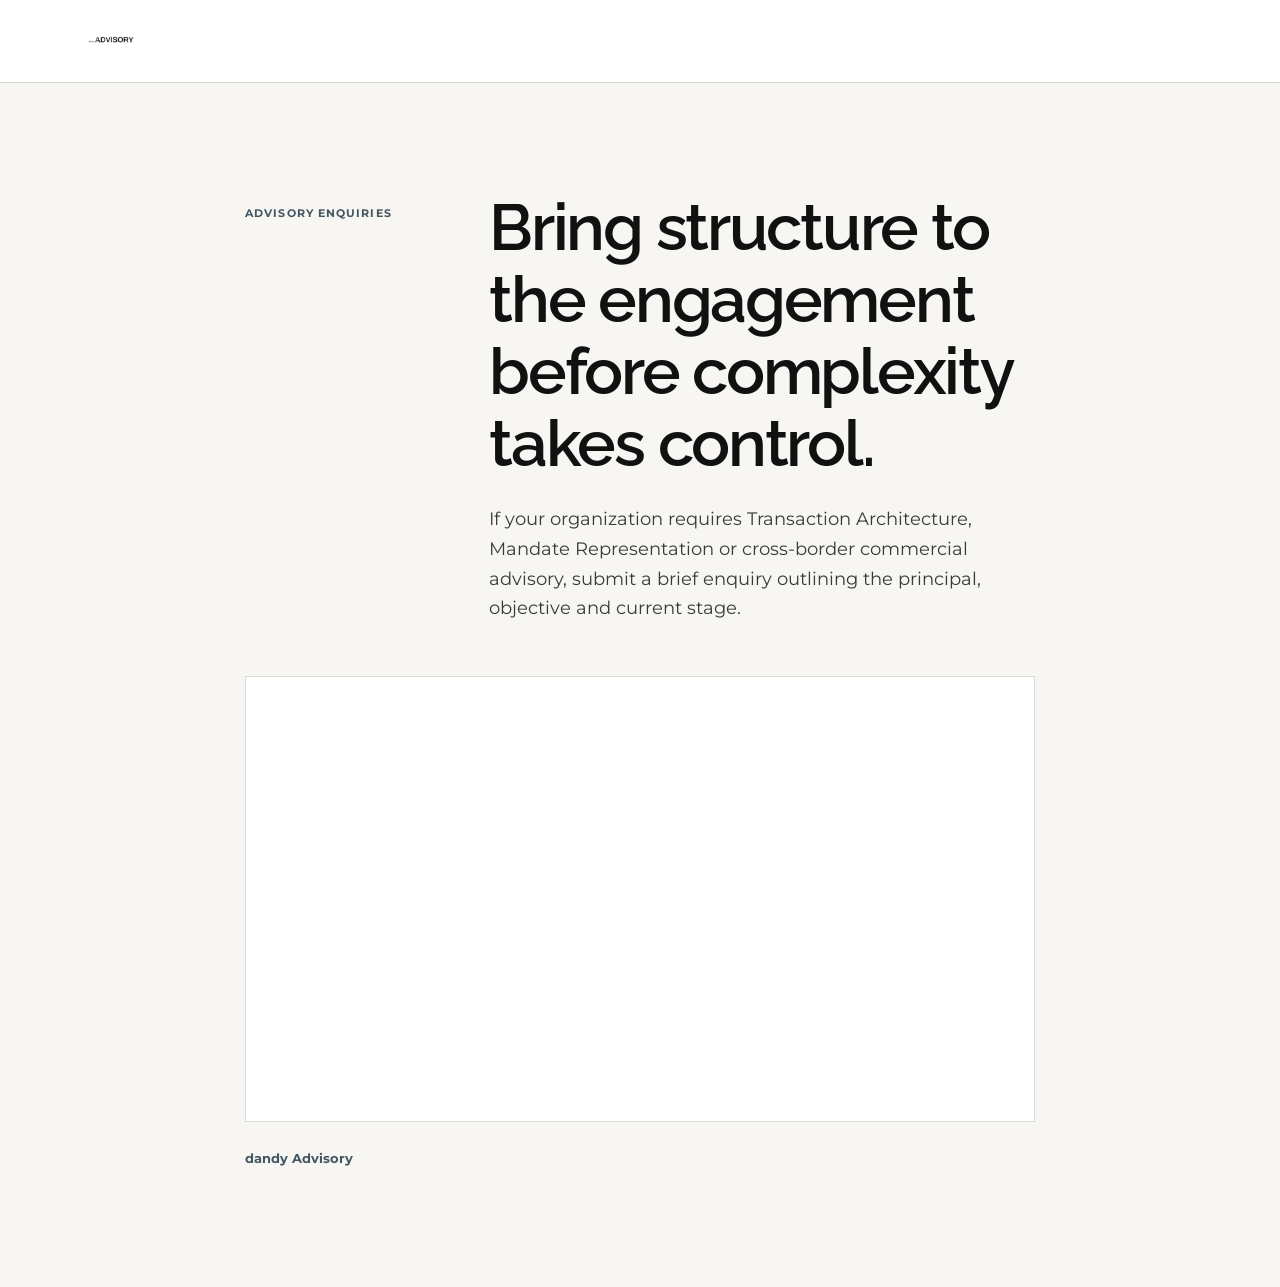
<file: advisory-enquiry/index.html>
<!doctype html>
<html lang="en">
<head>
<meta charset="utf-8">
<meta name="viewport" content="width=device-width,initial-scale=1">
<title>Advisory Enquiries | dandy Advisory</title>
<link rel="icon" href="../assets/favicon.svg" type="image/svg+xml">
<link rel="stylesheet" href="../assets/css/site.css">
</head>
<body class="form-page">
<header class="site-header conversion-header">
<div class="container header-inner">
<a class="brand" href="../" aria-label="dandy Advisory">
<img src="../assets/images/logo/dandy_advisory_logo_v1_light_background-removebg-preview.png" alt="dandy Advisory">
</a>
</div>
</header>
<main>
<section class="section paper">
<div class="container form-shell">
<div class="intro">
<p class="eyebrow">Advisory Enquiries</p>
<h1>Bring structure to the engagement before complexity takes control.</h1>
<p class="lead">If your organization requires Transaction Architecture, Mandate Representation or cross-border commercial advisory, submit a brief enquiry outlining the principal, objective and current stage.</p>
</div>
<div class="form-frame">
<script src="https://js-eu1.hsforms.net/forms/embed/148603940.js" defer>
</script>
<div class="hs-form-frame" data-region="eu1" data-form-id="a9de816d-6270-4b1e-899c-d539a5e47545" data-portal-id="148603940">
</div>
</div>
<a class="back-link" href="../">dandy Advisory</a>
</div>
</section>
</main>
</body>
</html>
</file>
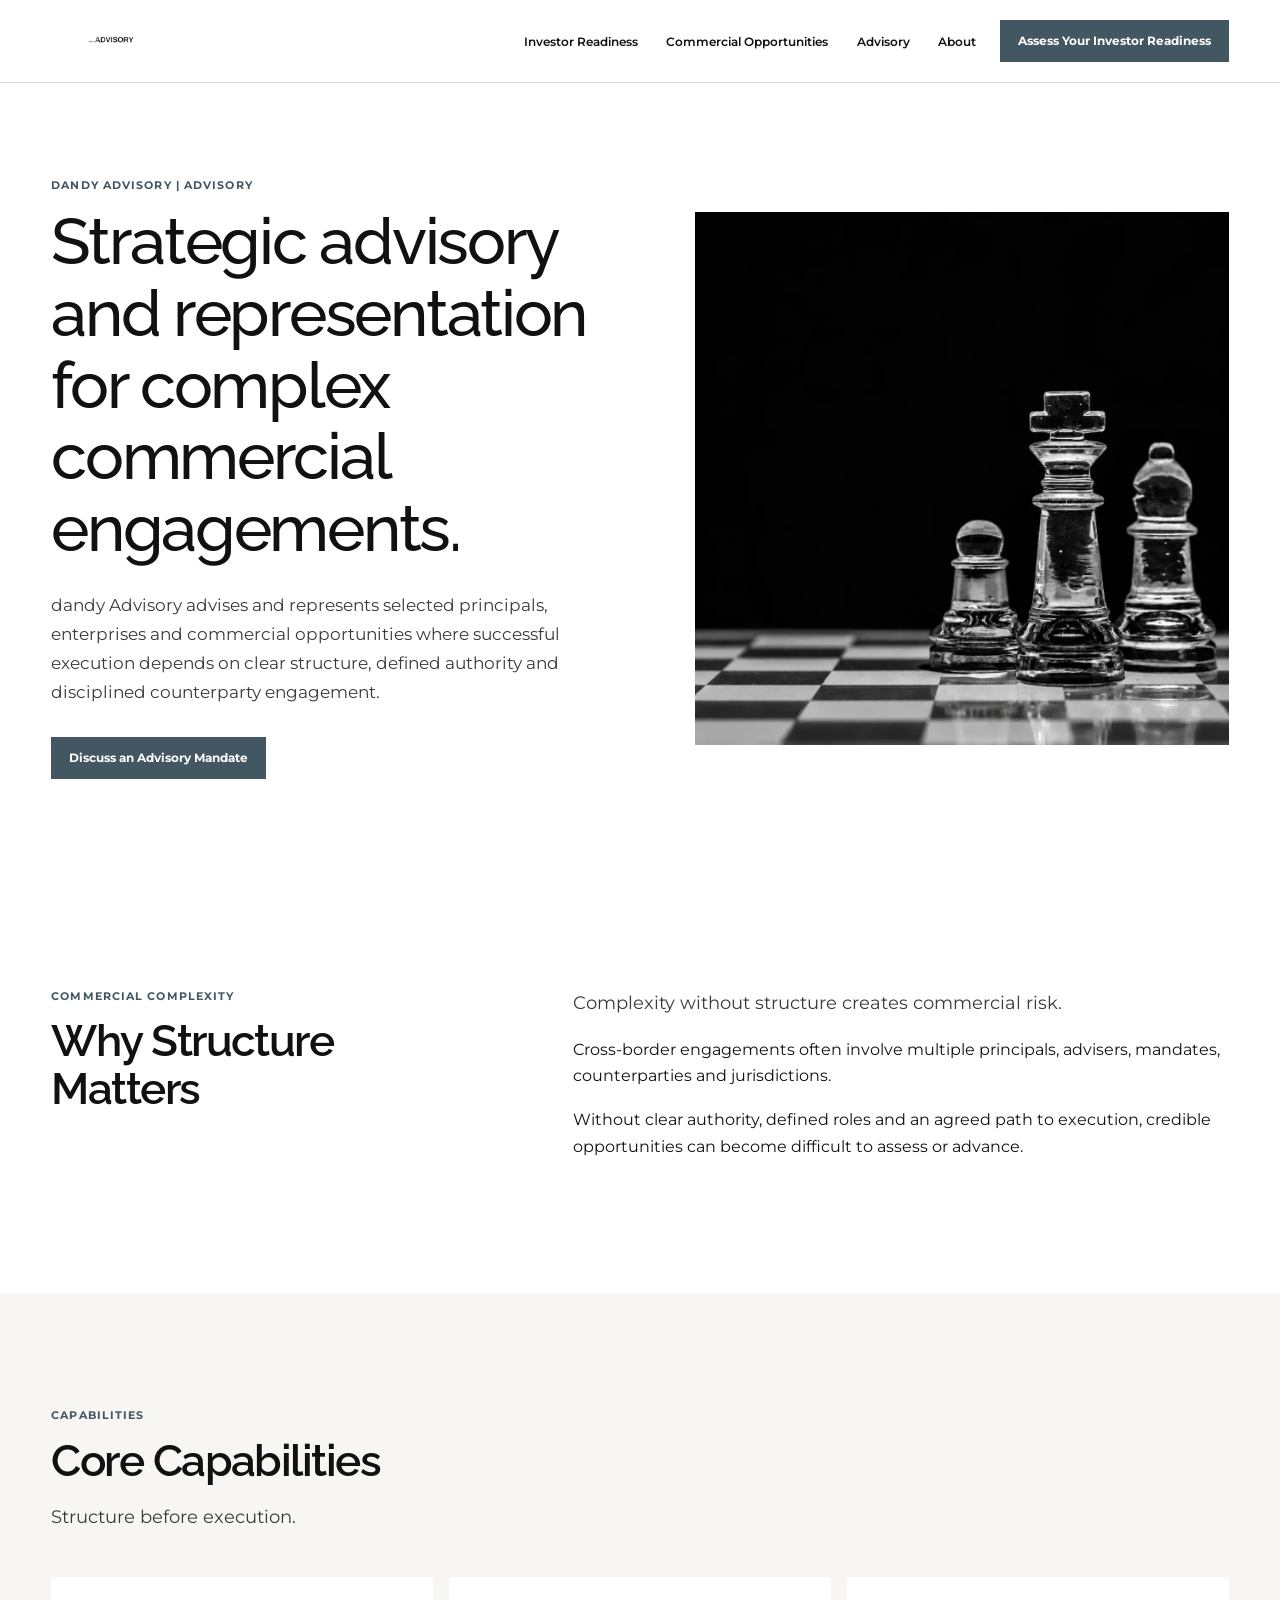
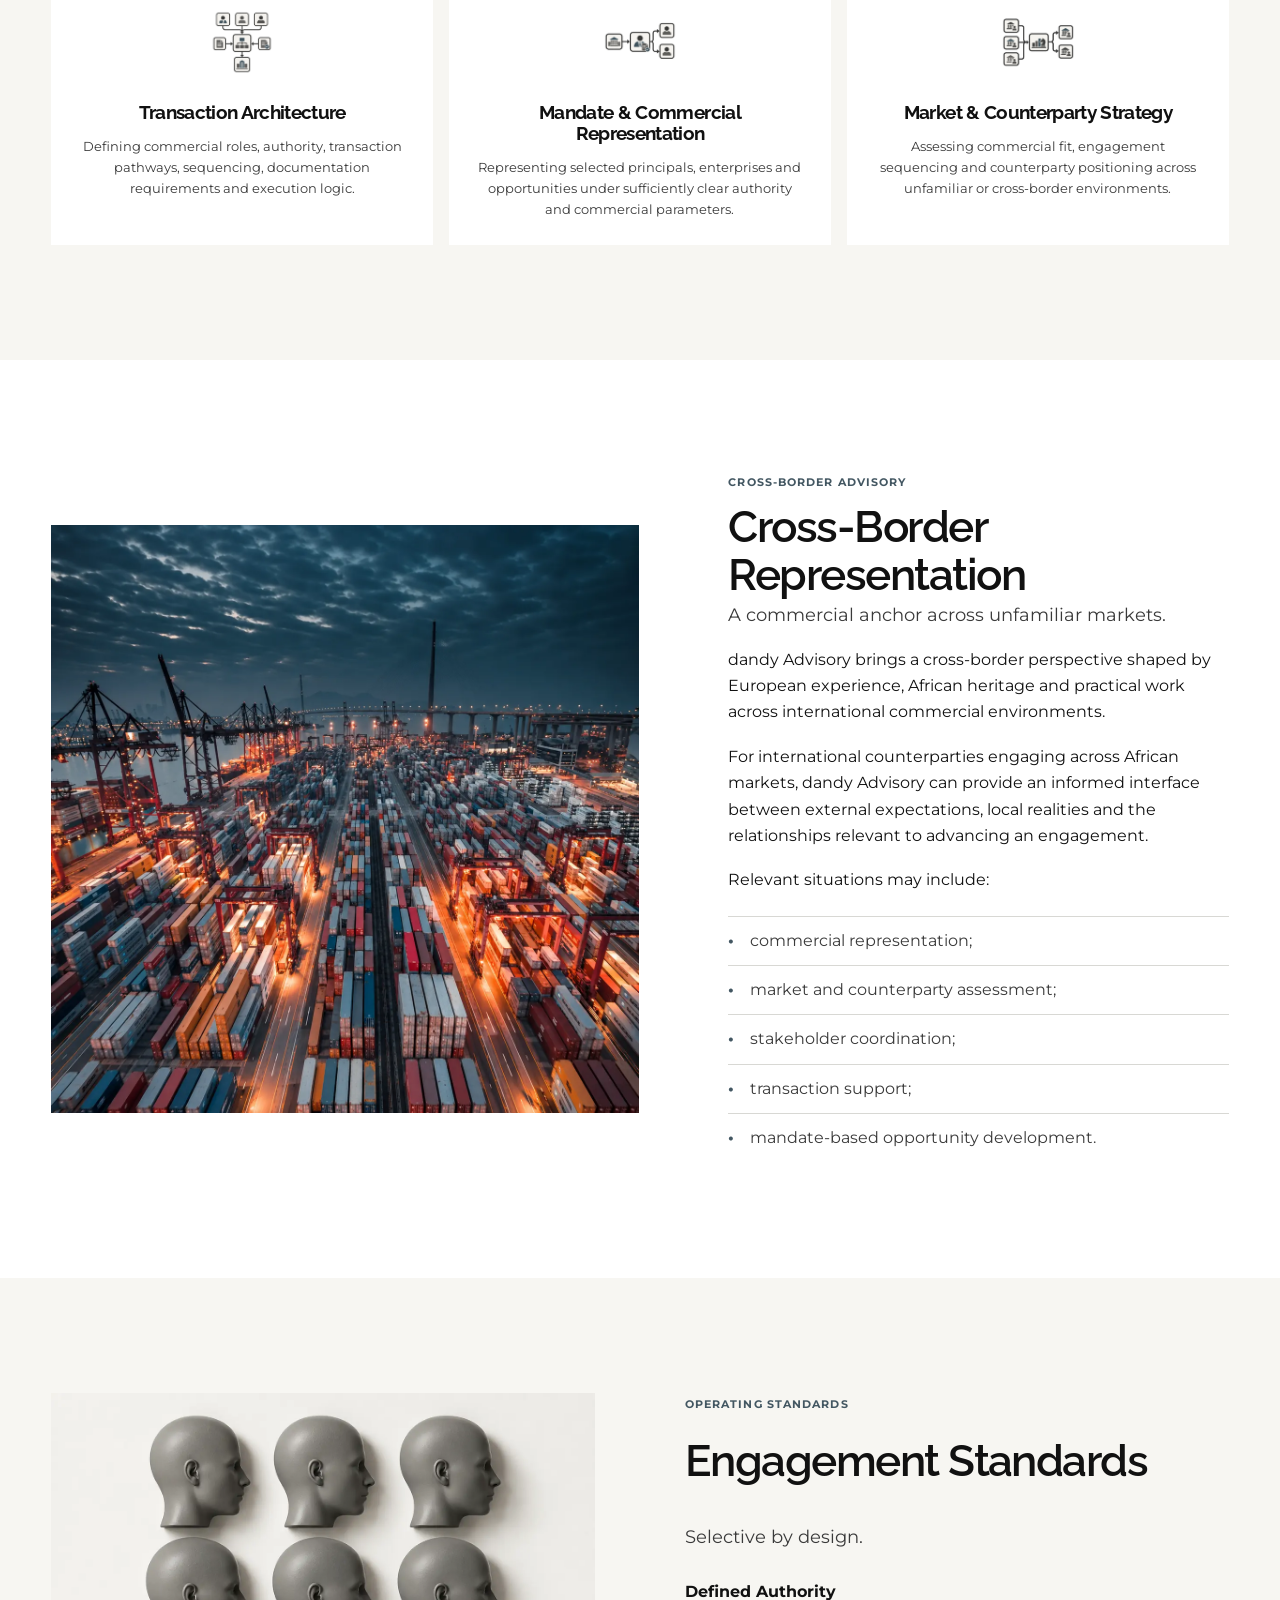
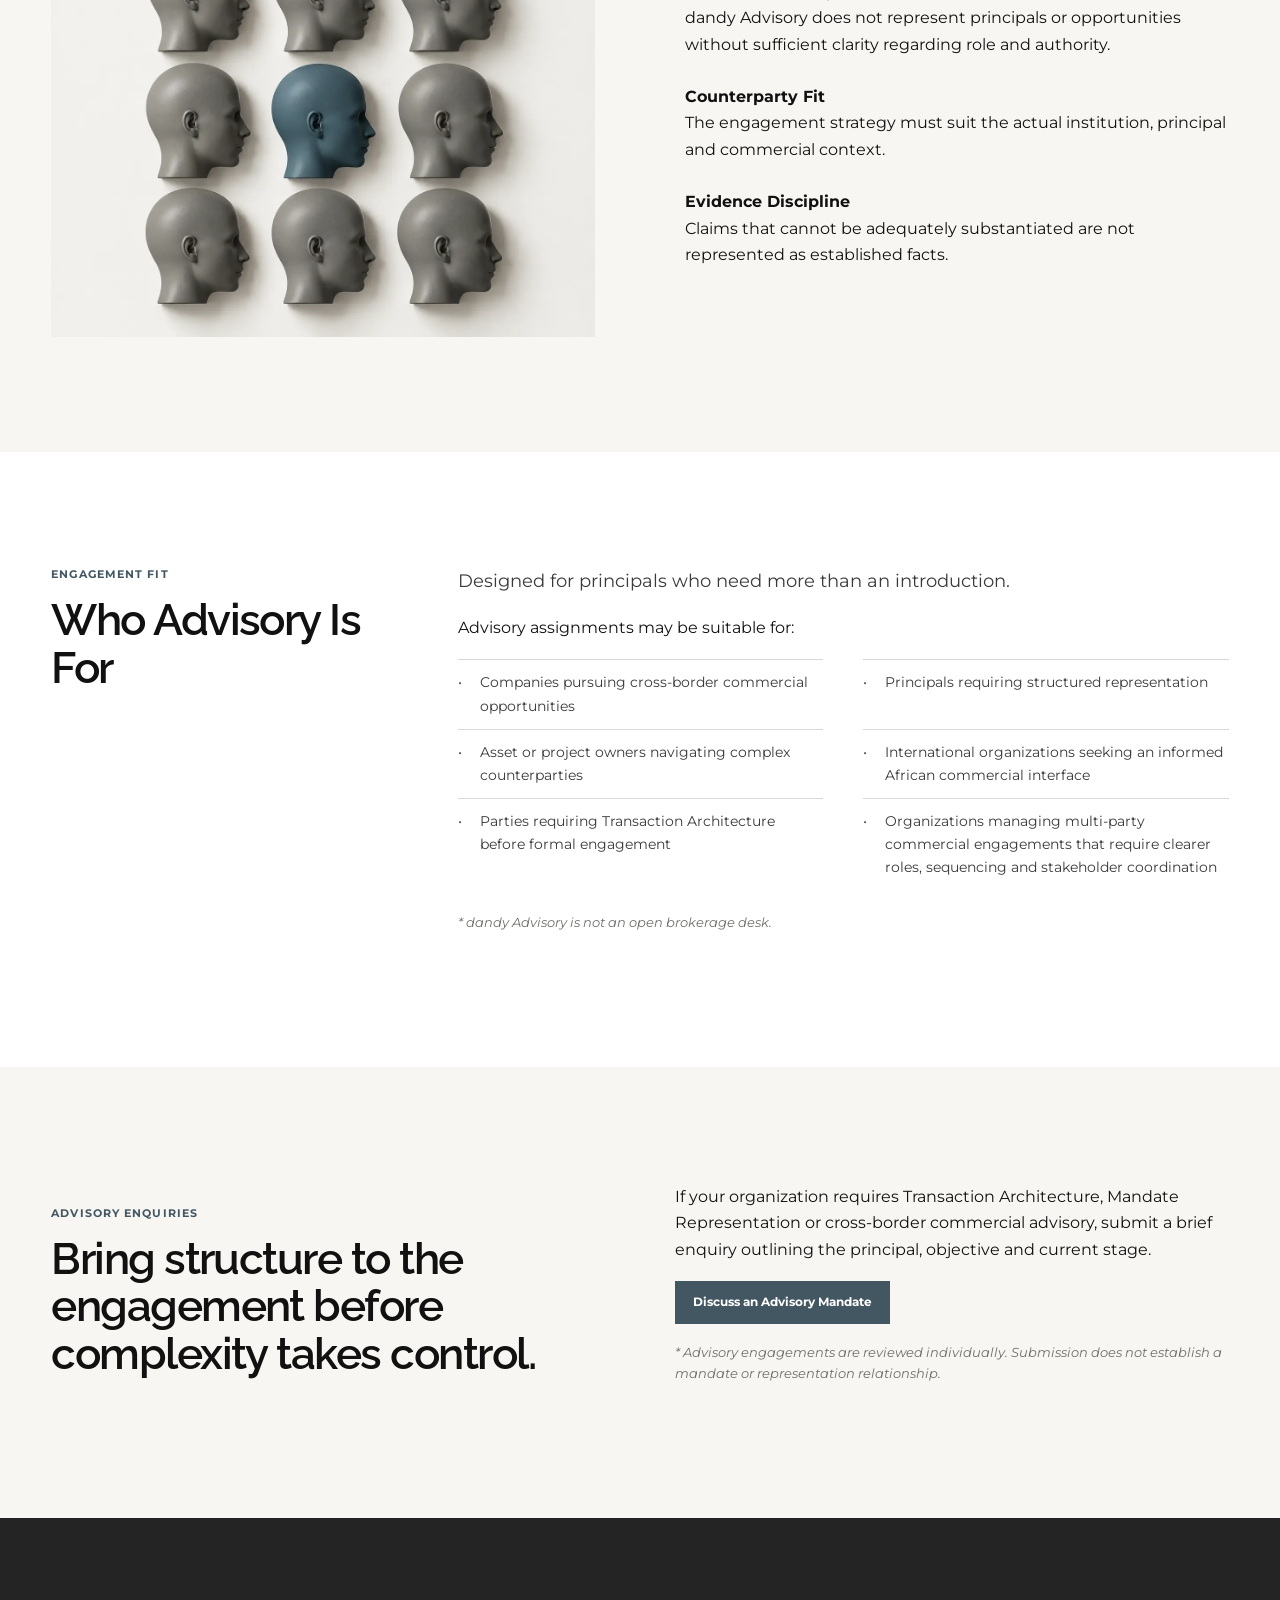
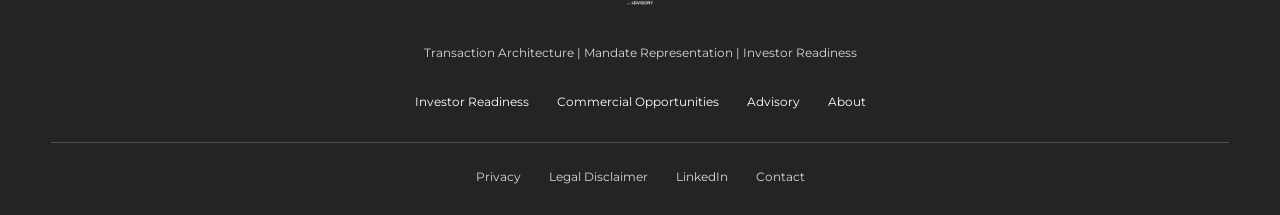
<file: advisory/index.html>
<!doctype html>
<html lang="en">
<head>
<meta charset="utf-8">
<meta name="viewport" content="width=device-width,initial-scale=1">
<title>Advisory | dandy Advisory</title>
<link rel="icon" href="../assets/favicon.svg" type="image/svg+xml">
<link rel="stylesheet" href="../assets/css/site.css">
</head>
<body>
<a class="skip" href="#main">Skip to content</a>
<header class="site-header">
<div class="container header-inner">
<a class="brand" href="../" aria-label="dandy Advisory">
<img src="../assets/images/logo/dandy_advisory_logo_v1_light_background-removebg-preview.png" alt="dandy Advisory">
</a>
<button class="nav-toggle" aria-expanded="false">Menu</button>
<nav class="site-nav">
<a href="../">Investor Readiness</a>
<a href="../commercial-opportunities/">Commercial Opportunities</a>
<a href="../advisory/">Advisory</a>
<a href="../about/">About</a>
</nav>
<a class="header-cta" href="../investor-readiness/">Assess Your Investor Readiness</a>
</div>
</header>
<main id="main">
<section class="hero">
<div class="container hero-grid">
<div>
<p class="eyebrow">dandy Advisory | Advisory</p>
<h1>Strategic advisory and representation for complex commercial engagements.</h1>
<p class="hero-copy">dandy Advisory advises and represents selected principals, enterprises and commercial opportunities where successful execution depends on clear structure, defined authority and disciplined counterparty engagement.</p>
<a class="button" href="../advisory-enquiry/">Discuss an Advisory Mandate</a>
</div>
<img class="hero-image" src="../assets/images/advisory/Hero%20Image/Advisory.webp" alt="">
</div>
</section>
<section class="section">
<div class="container editorial-grid">
<div>
<p class="eyebrow">Commercial Complexity</p>
<h2>Why Structure Matters</h2>
</div>
<div>
<p class="lead">Complexity without structure creates commercial risk.</p>
<p>Cross-border engagements often involve multiple principals, advisers, mandates, counterparties and jurisdictions.</p>
<p>Without clear authority, defined roles and an agreed path to execution, credible opportunities can become difficult to assess or advance.</p>
</div>
</div>
</section>
<section class="section paper">
<div class="container">
<div class="section-heading">
<p class="eyebrow">Capabilities</p>
<h2>Core Capabilities</h2>
<p class="lead">Structure before execution.</p>
</div>
<div class="icon-grid center-icon-heading">
<article class="icon-card">
<img src="../assets/images/advisory/Core%20Capabilities%20Icons/webp/Transaction%20Architecture.webp" alt="">
<h3>Transaction Architecture</h3>
<p>Defining commercial roles, authority, transaction pathways, sequencing, documentation requirements and execution logic.</p>
</article>
<article class="icon-card">
<img src="../assets/images/advisory/Core%20Capabilities%20Icons/webp/Mandate%20Representation.webp" alt="">
<h3>Mandate &amp; Commercial Representation</h3>
<p>Representing selected principals, enterprises and opportunities under sufficiently clear authority and commercial parameters.</p>
</article>
<article class="icon-card">
<img src="../assets/images/advisory/Core%20Capabilities%20Icons/webp/Market%20Counterparty%20Strategy.webp" alt="">
<h3>Market &amp; Counterparty Strategy</h3>
<p>Assessing commercial fit, engagement sequencing and counterparty positioning across unfamiliar or cross-border environments.</p>
</article>
</div>
</div>
</section>
<section class="section">
<div class="container image-copy wide-img">
<img src="../assets/images/advisory/Cross%20Border%20Representation%20Image/Twilight%20Container%20Port%20Panorama.webp" alt="">
<div class="copy">
<p class="eyebrow">Cross-Border Advisory</p>
<h2>Cross-Border Representation</h2>
<p class="lead cross-border-note">A commercial anchor across unfamiliar markets.</p>
<p>dandy Advisory brings a cross-border perspective shaped by European experience, African heritage and practical work across international commercial environments.</p>
<p>For international counterparties engaging across African markets, dandy Advisory can provide an informed interface between external expectations, local realities and the relationships relevant to advancing an engagement.</p>
<p>Relevant situations may include:</p>
<ul class="check-list">
<li>commercial representation;</li>
<li>market and counterparty assessment;</li>
<li>stakeholder coordination;</li>
<li>transaction support;</li>
<li>mandate-based opportunity development.</li>
</ul>
</div>
</div>
</section>
<section class="section paper engagement-standards">
<div class="container image-copy">
<img src="../assets/images/advisory/Engagement%20Standards%20Image/Engagement%20Standards.webp" alt="">
<div>
<p class="eyebrow">Operating Standards</p>
<h2>Engagement Standards</h2>
<p class="lead">Selective by design.</p>
<p>
<strong>Defined Authority</strong>
<br>dandy Advisory does not represent principals or opportunities without sufficient clarity regarding role and authority.</p>
<p>
<strong>Counterparty Fit</strong>
<br>The engagement strategy must suit the actual institution, principal and commercial context.</p>
<p>
<strong>Evidence Discipline</strong>
<br>Claims that cannot be adequately substantiated are not represented as established facts.</p>
</div>
</div>
</section>
<section class="section">
<div class="container not-for">
<div>
<p class="eyebrow">Engagement Fit</p>
<h2>Who Advisory Is For</h2>
</div>
<div>
<p class="lead">Designed for principals who need more than an introduction.</p>
<p>Advisory assignments may be suitable for:</p>
<ul class="plain-list">
<li>Companies pursuing cross-border commercial opportunities</li>
<li>Principals requiring structured representation</li>
<li>Asset or project owners navigating complex counterparties</li>
<li>International organizations seeking an informed African commercial interface</li>
<li>Parties requiring Transaction Architecture before formal engagement</li>
<li>Organizations managing multi-party commercial engagements that require clearer roles, sequencing and stakeholder coordination</li>
</ul>
<p class="supporting-copy">dandy Advisory is not an open brokerage desk.</p>
</div>
</div>
</section>
<section class="section paper">
<div class="container final-cta advisory-final-cta">
<div>
<p class="eyebrow">Advisory Enquiries</p>
<h2>Bring structure to the engagement before complexity takes control.</h2>
</div>
<div>
<p>If your organization requires Transaction Architecture, Mandate Representation or cross-border commercial advisory, submit a brief enquiry outlining the principal, objective and current stage.</p>
<a class="button" href="../advisory-enquiry/">Discuss an Advisory Mandate</a>
<p class="supporting-copy">Advisory engagements are reviewed individually. Submission does not establish a mandate or representation relationship.</p>
</div>
</div>
</section>
</main>
<footer class="site-footer">
<div class="container">
<a class="footer-logo" href="../">
<img src="../assets/images/logo/dandy_advisory_logo_v1_dark_background-removebg-preview.png" alt="dandy Advisory">
</a>
<p class="footer-signature">Transaction Architecture | Mandate Representation | Investor Readiness</p>
<nav class="footer-links">
<a href="../">Investor Readiness</a>
<a href="../commercial-opportunities/">Commercial Opportunities</a>
<a href="../advisory/">Advisory</a>
<a href="../about/">About</a>
</nav>
<nav class="footer-secondary">
<a href="../privacy/">Privacy</a>
<a href="../legal-disclaimer/">Legal Disclaimer</a>
<a href="https://www.linkedin.com/in/joseph-boyewa" target="_blank" rel="noopener">LinkedIn</a>
<a href="../advisory-enquiry/">Contact</a>
</nav>
</div>
</footer>
<script src="../assets/js/site.js">
</script>
</body>
</html>
</file>
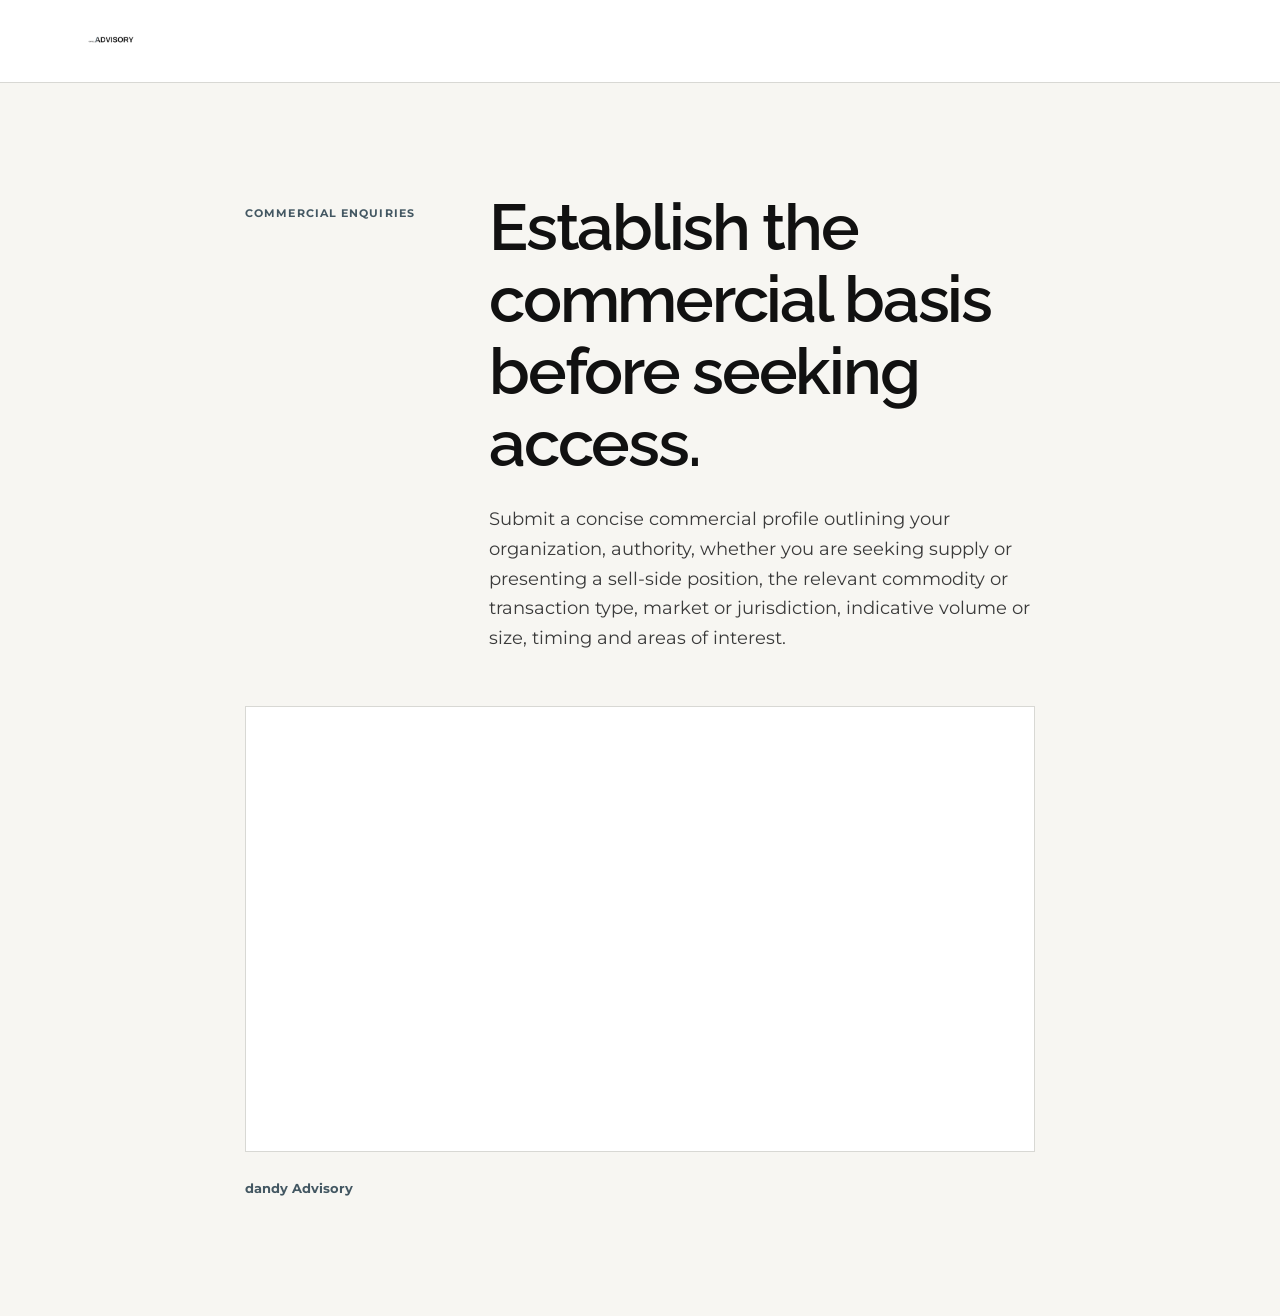
<file: commercial-enquiry/index.html>
<!doctype html><html lang="en"><head><meta charset="utf-8"><meta name="viewport" content="width=device-width,initial-scale=1"><title>Commercial Enquiries | dandy Advisory</title><link rel="icon" href="../assets/favicon.svg" type="image/svg+xml"><link rel="stylesheet" href="../assets/css/site.css"></head><body class="form-page"><header class="site-header conversion-header"><div class="container header-inner"><a class="brand" href="../" aria-label="dandy Advisory"><img src="../assets/images/logo/dandy_advisory_logo_v1_light_background-removebg-preview.png" alt="dandy Advisory"></a></div></header><main><section class="section paper"><div class="container form-shell"><div class="intro"><p class="eyebrow">Commercial Enquiries</p><h1>Establish the commercial basis before seeking access.</h1><p class="lead">Submit a concise commercial profile outlining your organization, authority, whether you are seeking supply or presenting a sell-side position, the relevant commodity or transaction type, market or jurisdiction, indicative volume or size, timing and areas of interest.</p></div><div class="form-frame"><script src="https://js-eu1.hsforms.net/forms/embed/148603940.js" defer></script><div class="hs-form-frame" data-region="eu1" data-form-id="ee2e8169-2a66-4353-bfb9-5049577fc00a" data-portal-id="148603940"></div></div><a class="back-link" href="../">dandy Advisory</a></div></section></main></body></html>
</file>
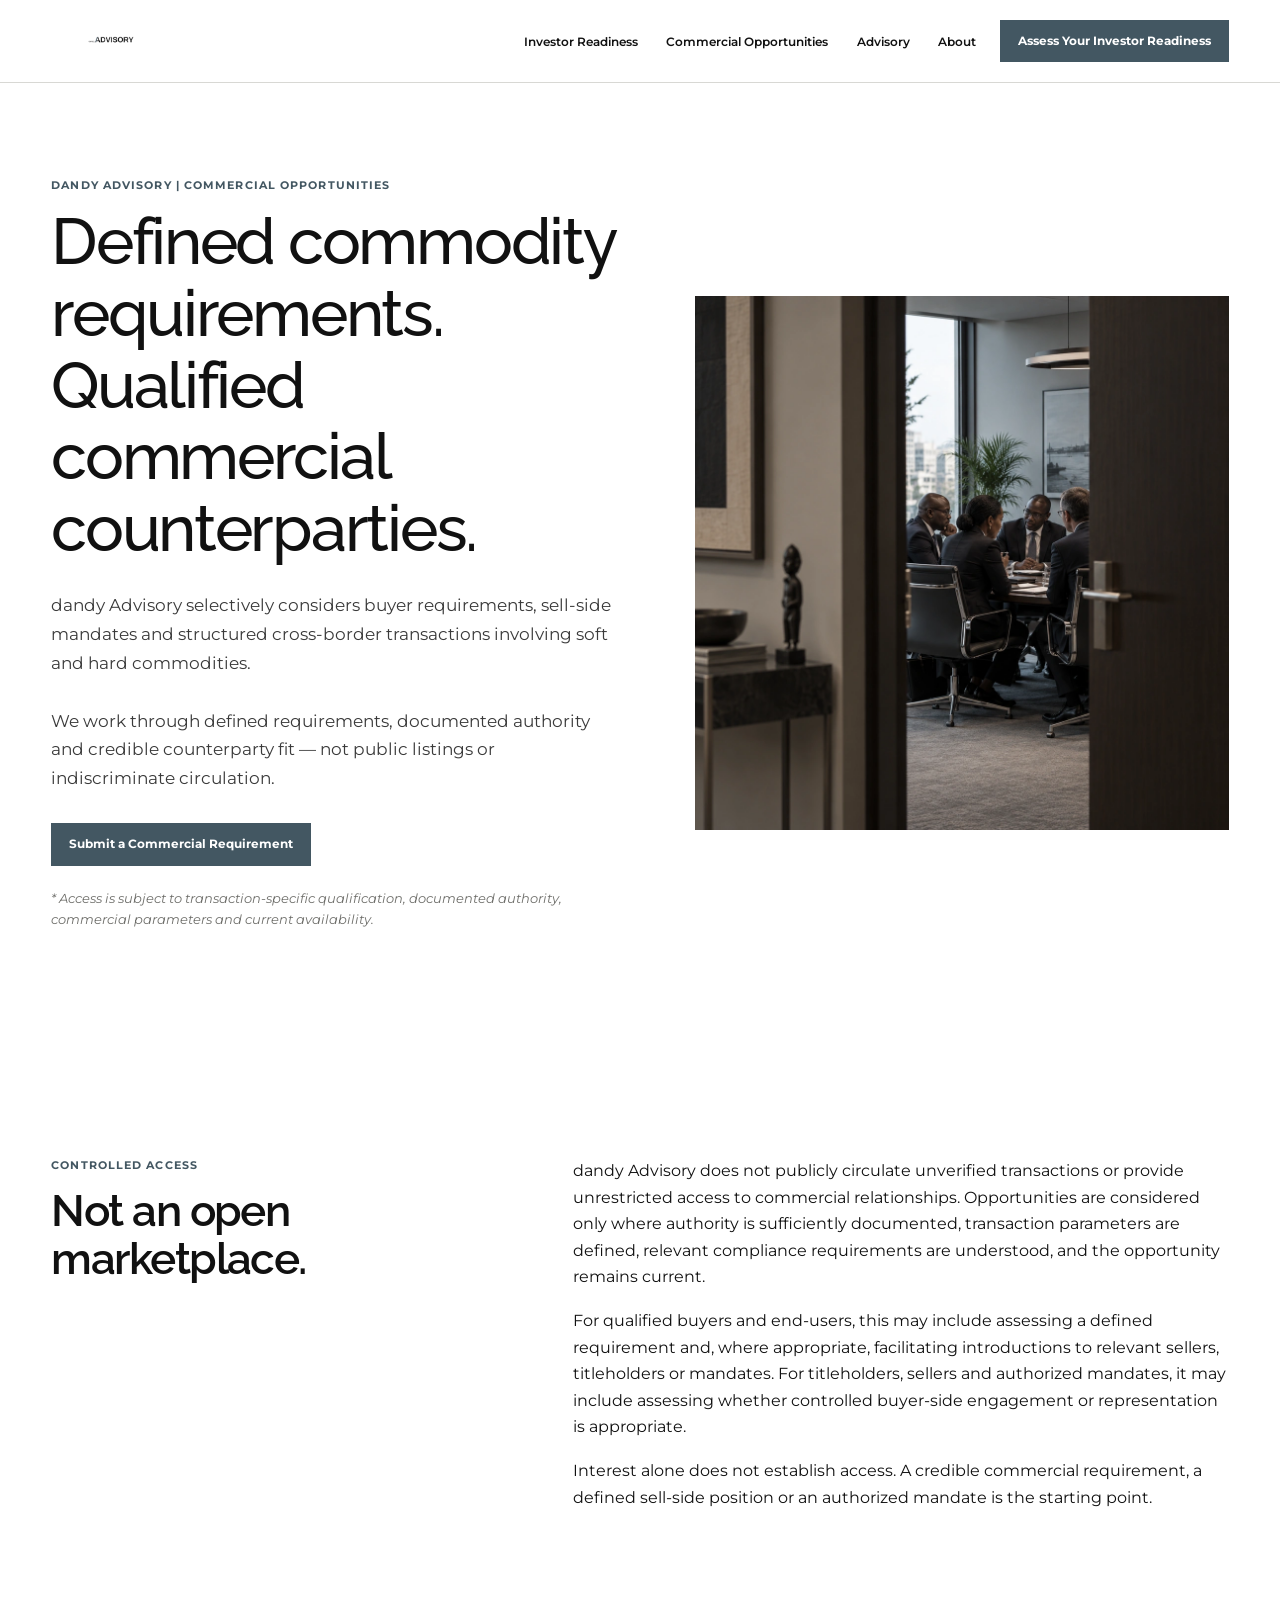
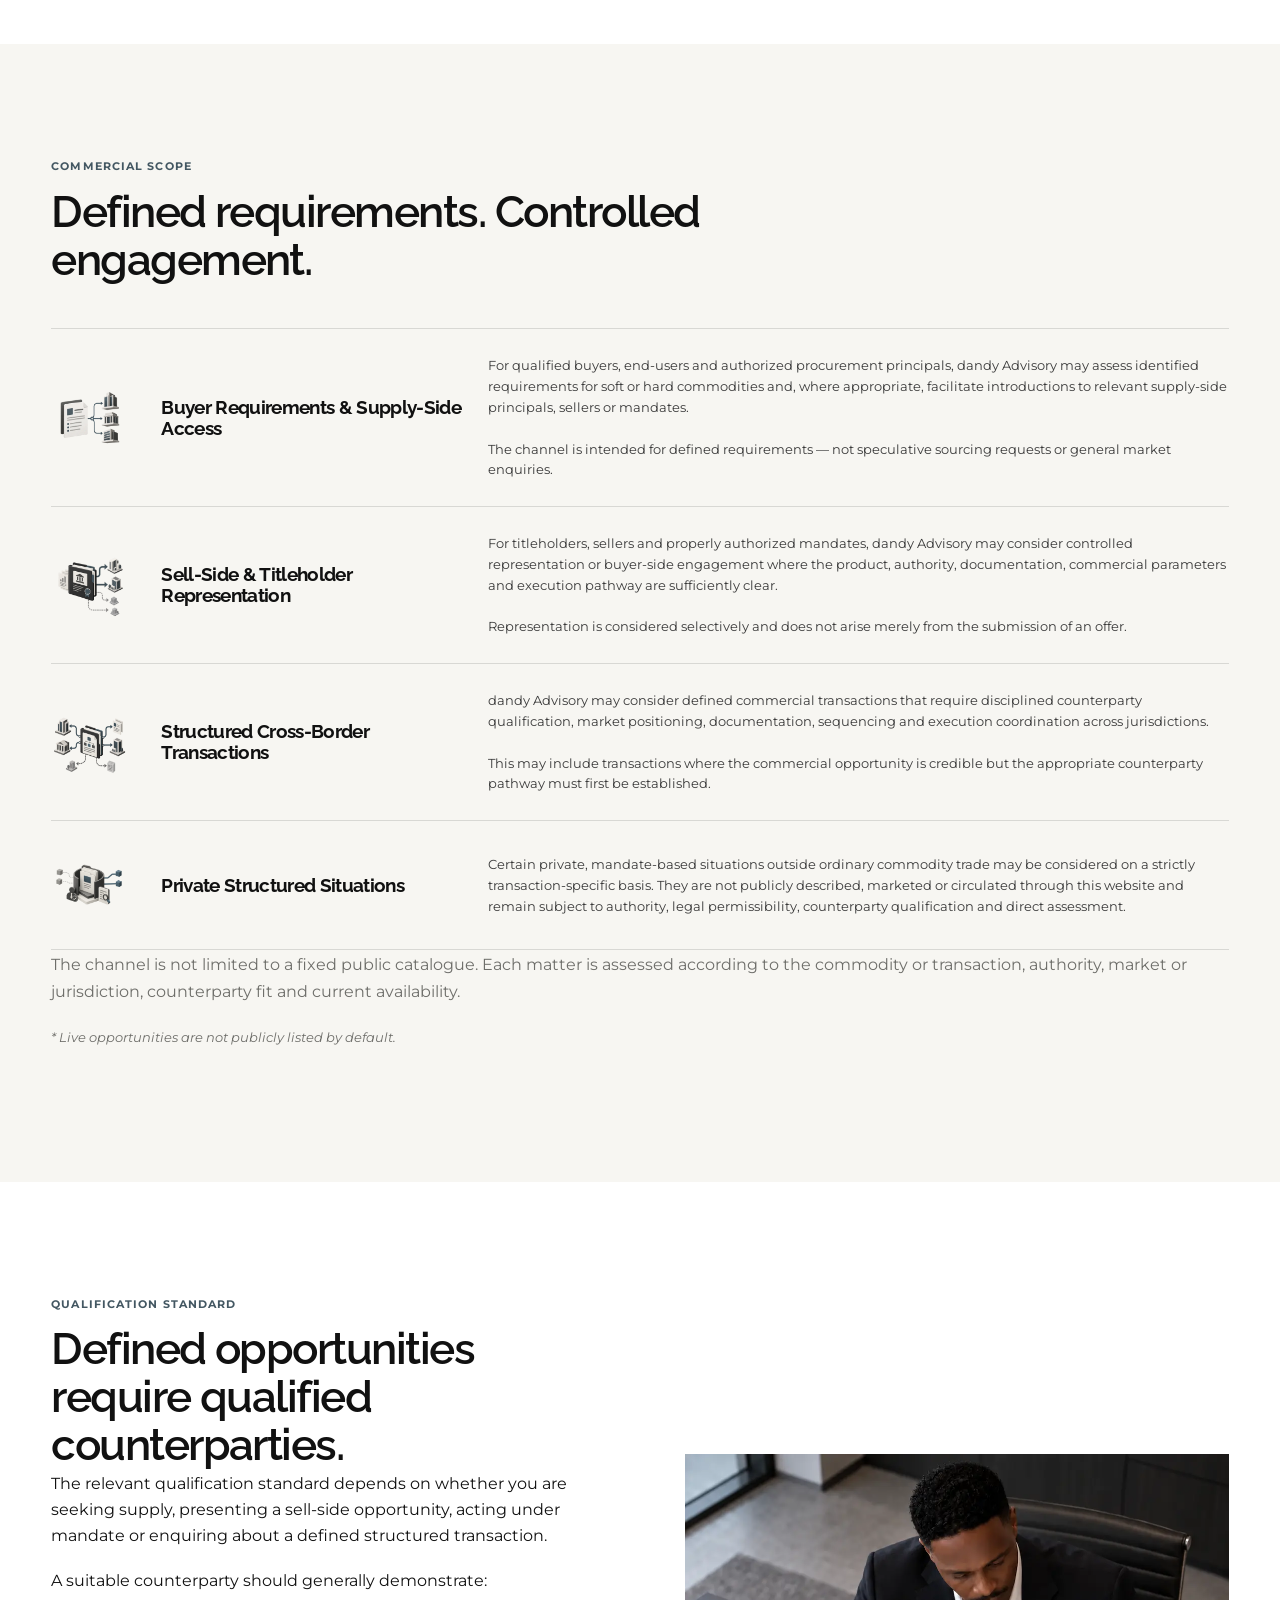
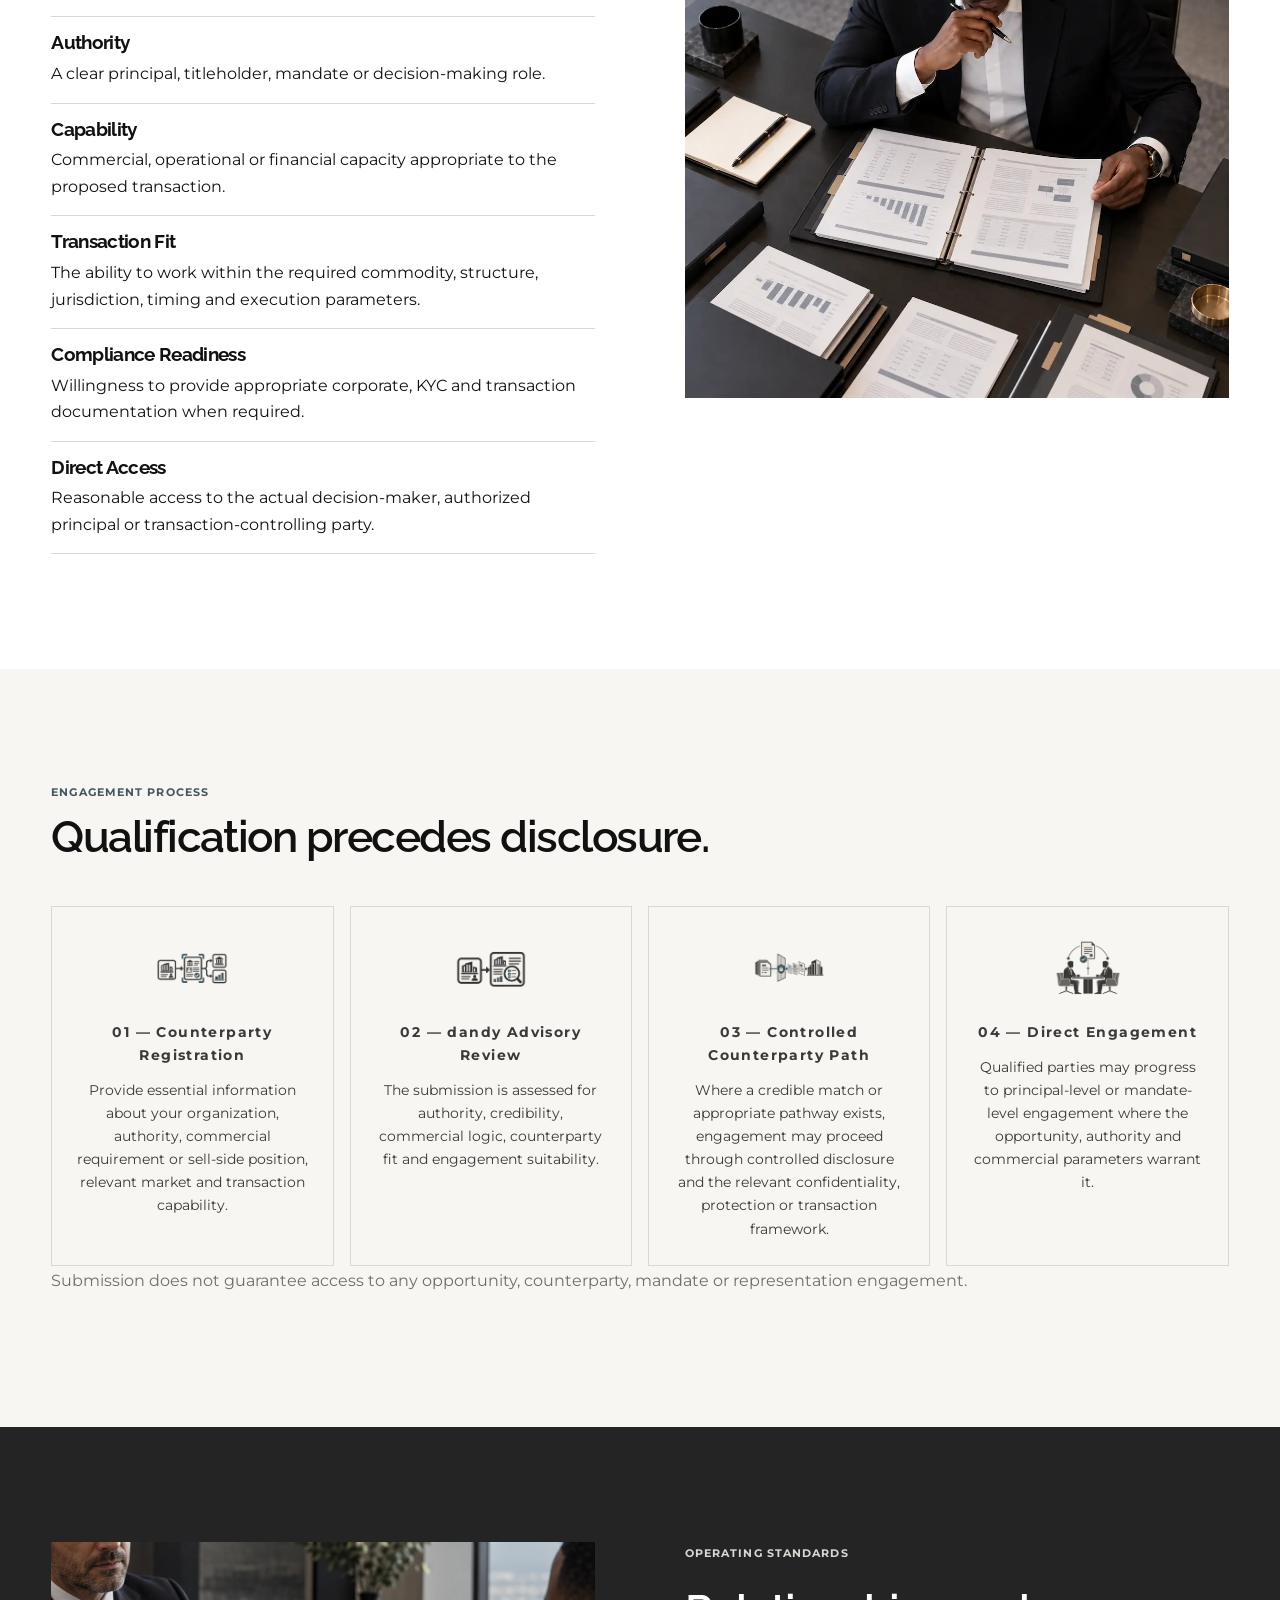
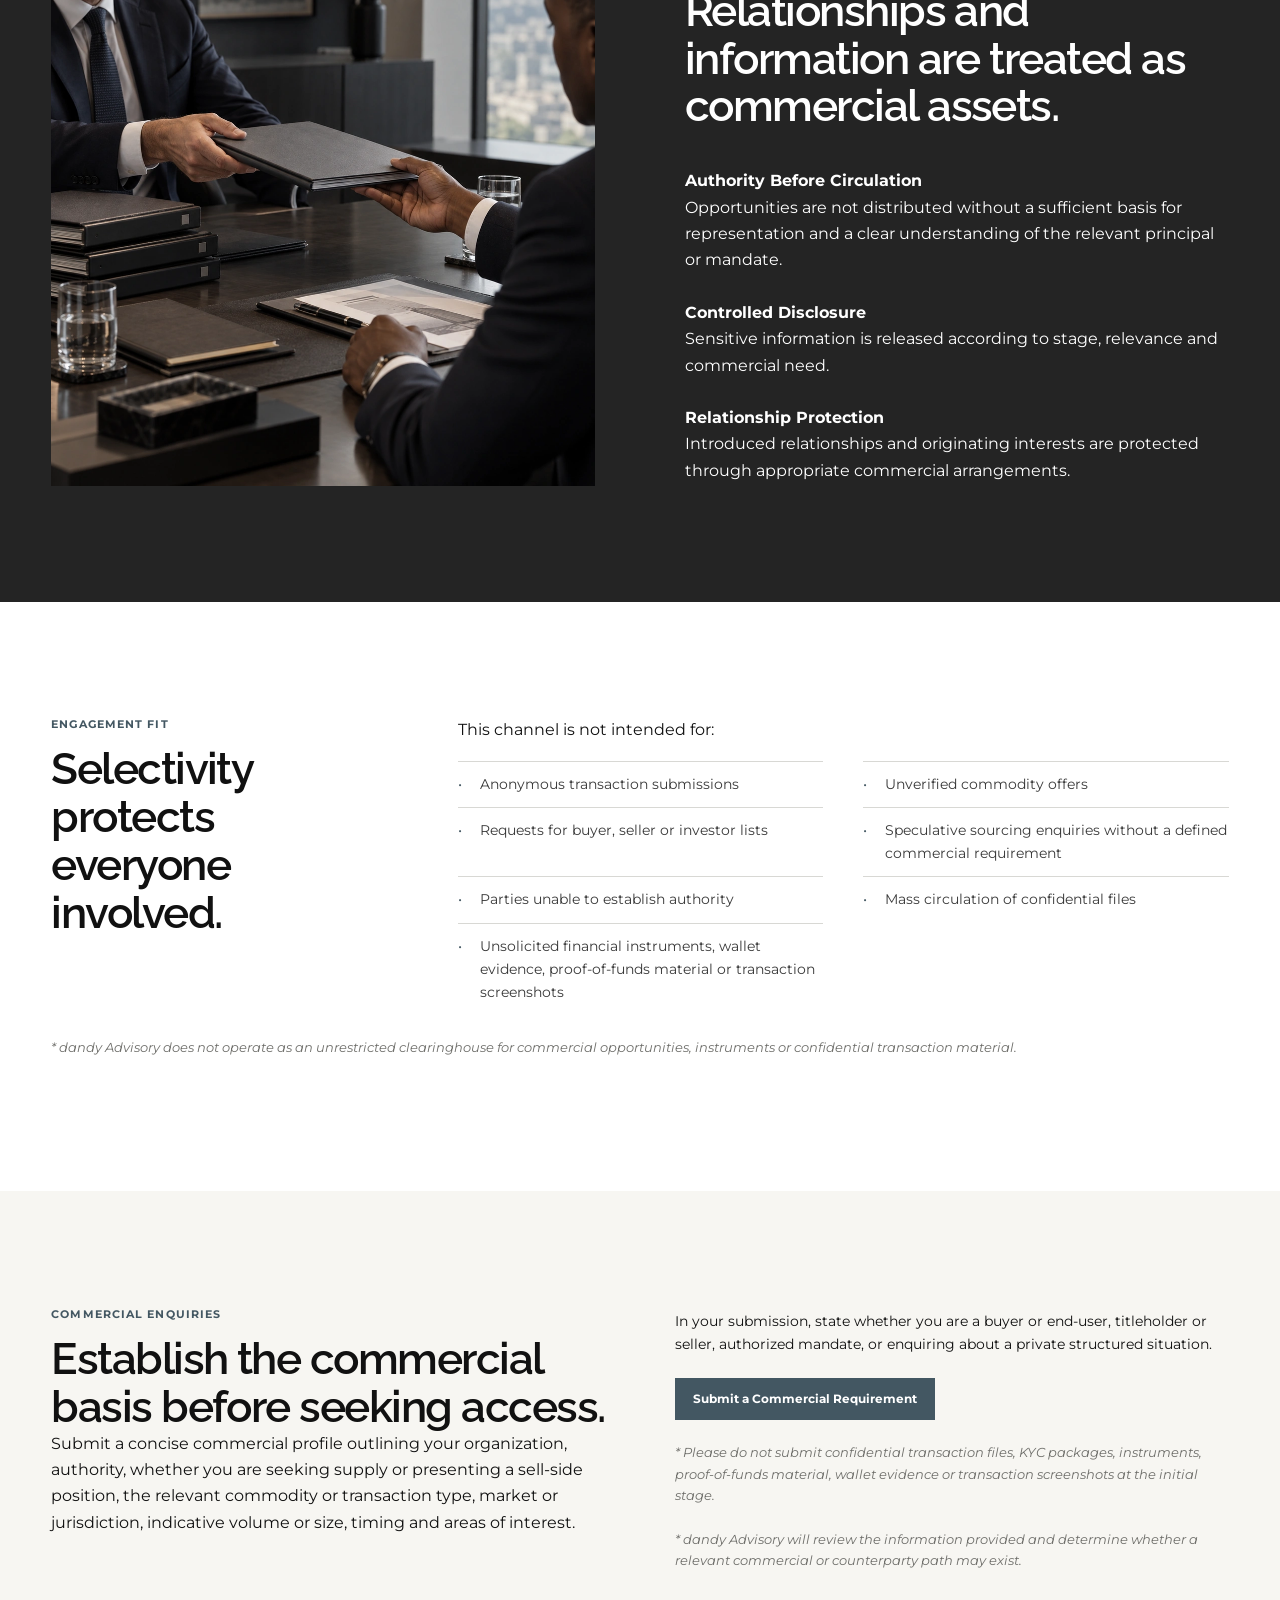
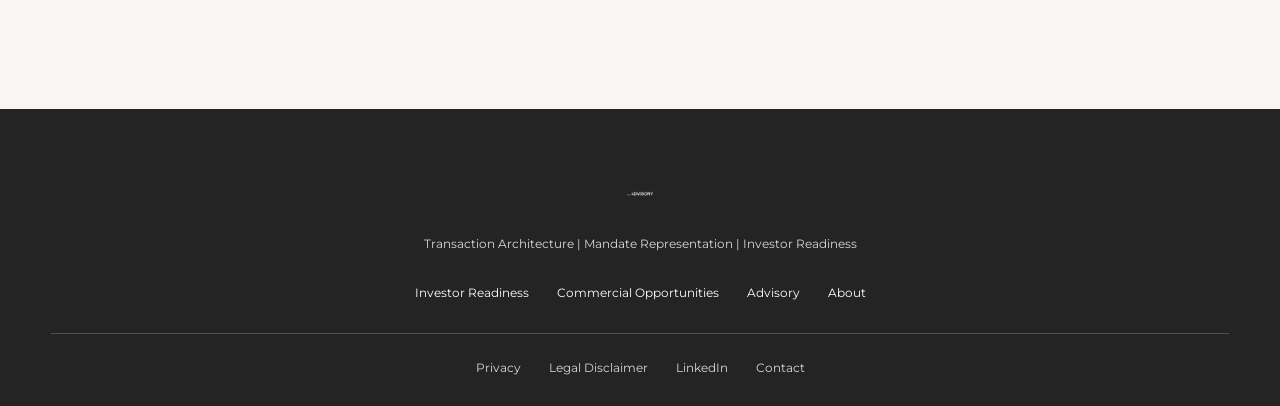
<file: commercial-opportunities/index.html>
<!doctype html>
<html lang="en">
<head>
<meta charset="utf-8">
<meta name="viewport" content="width=device-width,initial-scale=1">
<title>Commercial Opportunities | dandy Advisory</title>
<link rel="icon" href="../assets/favicon.svg" type="image/svg+xml">
<link rel="stylesheet" href="../assets/css/site.css">
</head>
<body>
<a class="skip" href="#main">Skip to content</a>
<header class="site-header">
<div class="container header-inner">
<a class="brand" href="../" aria-label="dandy Advisory">
<img src="../assets/images/logo/dandy_advisory_logo_v1_light_background-removebg-preview.png" alt="dandy Advisory">
</a>
<button class="nav-toggle" aria-expanded="false">Menu</button>
<nav class="site-nav">
<a href="../">Investor Readiness</a>
<a href="../commercial-opportunities/">Commercial Opportunities</a>
<a href="../advisory/">Advisory</a>
<a href="../about/">About</a>
</nav>
<a class="header-cta" href="../investor-readiness/">Assess Your Investor Readiness</a>
</div>
</header>
<main id="main">
<section class="hero">
<div class="container hero-grid">
<div>
<p class="eyebrow">dandy Advisory | Commercial Opportunities</p>
<h1>Defined commodity requirements. Qualified commercial counterparties.</h1>
<p class="hero-copy">dandy Advisory selectively considers buyer requirements, sell-side mandates and structured cross-border transactions involving soft and hard commodities.<br>
<br>We work through defined requirements, documented authority and credible counterparty fit — not public listings or indiscriminate circulation.</p>
<a class="button" href="../commercial-enquiry/">Submit a Commercial Requirement</a>
<p class="supporting-copy">Access is subject to transaction-specific qualification, documented authority, commercial parameters and current availability.</p>
</div>
<img class="hero-image" src="../assets/images/commercial/Hero%20Image/Commercial%20Opportunities.webp" alt="">
</div>
</section>
<section class="section">
<div class="container editorial-grid">
<div>
<p class="eyebrow">Controlled Access</p>
<h2>Not an open marketplace.</h2>
</div>
<div>
<p>dandy Advisory does not publicly circulate unverified transactions or provide unrestricted access to commercial relationships. Opportunities are considered only where authority is sufficiently documented, transaction parameters are defined, relevant compliance requirements are understood, and the opportunity remains current.</p>
<p>For qualified buyers and end-users, this may include assessing a defined requirement and, where appropriate, facilitating introductions to relevant sellers, titleholders or mandates. For titleholders, sellers and authorized mandates, it may include assessing whether controlled buyer-side engagement or representation is appropriate.</p>
<p>Interest alone does not establish access. A credible commercial requirement, a defined sell-side position or an authorized mandate is the starting point.</p>
</div>
</div>
</section>
<section class="section paper">
<div class="container">
<div class="section-heading">
<p class="eyebrow">Commercial Scope</p>
<h2>Defined requirements. Controlled engagement.</h2>
</div>
<div class="icon-grid scope-rows">
<article class="icon-card">
<img src="../assets/images/commercial/Commodity%20%26%20Transaction%20Scope%20Icons/webp/Buyer%20Requirements%20%26%20Supply-Side%20Access.webp" alt="">
<h3>Buyer Requirements &amp; Supply-Side Access</h3>
<p>For qualified buyers, end-users and authorized procurement principals, dandy Advisory may assess identified requirements for soft or hard commodities and, where appropriate, facilitate introductions to relevant supply-side principals, sellers or mandates.<br>
<br>The channel is intended for defined requirements — not speculative sourcing requests or general market enquiries.</p>
</article>
<article class="icon-card">
<img src="../assets/images/commercial/Commodity%20%26%20Transaction%20Scope%20Icons/webp/Sell-Side%20%26%20Titleholder%20Representation.webp" alt="">
<h3>Sell-Side &amp; Titleholder Representation</h3>
<p>For titleholders, sellers and properly authorized mandates, dandy Advisory may consider controlled representation or buyer-side engagement where the product, authority, documentation, commercial parameters and execution pathway are sufficiently clear.<br>
<br>Representation is considered selectively and does not arise merely from the submission of an offer.</p>
</article>
<article class="icon-card">
<img src="../assets/images/commercial/Commodity%20%26%20Transaction%20Scope%20Icons/webp/Structured%20Cross-Border%20Transactions.webp" alt="">
<h3>Structured Cross-Border Transactions</h3>
<p>dandy Advisory may consider defined commercial transactions that require disciplined counterparty qualification, market positioning, documentation, sequencing and execution coordination across jurisdictions.<br>
<br>This may include transactions where the commercial opportunity is credible but the appropriate counterparty pathway must first be established.</p>
</article>
<article class="icon-card">
<img src="../assets/images/commercial/Commodity%20%26%20Transaction%20Scope%20Icons/webp/Private%20Structured%20Situations.webp" alt="">
<h3>Private Structured Situations</h3>
<p>Certain private, mandate-based situations outside ordinary commodity trade may be considered on a strictly transaction-specific basis. They are not publicly described, marketed or circulated through this website and remain subject to authority, legal permissibility, counterparty qualification and direct assessment.</p>
</article>
</div>
<p class="muted scope-note">The channel is not limited to a fixed public catalogue. Each matter is assessed according to the commodity or transaction, authority, market or jurisdiction, counterparty fit and current availability.</p>
<p class="supporting-copy">Live opportunities are not publicly listed by default.</p>
</div>
</section>
<section class="section">
<div class="container image-copy">
<div>
<p class="eyebrow">Qualification Standard</p>
<h2>Defined opportunities require qualified counterparties.</h2>
<p class="qualification-intro">The relevant qualification standard depends on whether you are seeking supply, presenting a sell-side opportunity, acting under mandate or enquiring about a defined structured transaction.</p>
<p>A suitable counterparty should generally demonstrate:</p>
<div class="qualification-stack">
<div>
<h3>Authority</h3>
<p>A clear principal, titleholder, mandate or decision-making role.</p>
</div>
<div>
<h3>Capability</h3>
<p>Commercial, operational or financial capacity appropriate to the proposed transaction.</p>
</div>
<div>
<h3>Transaction Fit</h3>
<p>The ability to work within the required commodity, structure, jurisdiction, timing and execution parameters.</p>
</div>
<div>
<h3>Compliance Readiness</h3>
<p>Willingness to provide appropriate corporate, KYC and transaction documentation when required.</p>
</div>
<div>
<h3>Direct Access</h3>
<p>Reasonable access to the actual decision-maker, authorized principal or transaction-controlling party.</p>
</div>
</div>
</div>
<img src="../assets/images/commercial/Counterparty%20Qualification%20Image/Counterparty%20Qualification.webp" alt="">
</div>
</section>
<section class="section paper">
<div class="container">
<div class="section-heading">
<p class="eyebrow">Engagement Process</p>
<h2>Qualification precedes disclosure.</h2>
</div>
<div class="process process-cards">
<article class="process-item">
<img src="../assets/images/commercial/How%20Access%20Works%20Icons/webp/Counterparty%20Registration.webp" alt="">
<div>
<p class="process-num">01 — Counterparty Registration</p>
<p>Provide essential information about your organization, authority, commercial requirement or sell-side position, relevant market and transaction capability.</p>
</div>
</article>
<article class="process-item">
<img src="../assets/images/commercial/How%20Access%20Works%20Icons/webp/dandy%20Advisory%20Review.webp" alt="">
<div>
<p class="process-num">02 — dandy Advisory Review</p>
<p>The submission is assessed for authority, credibility, commercial logic, counterparty fit and engagement suitability.</p>
</div>
</article>
<article class="process-item">
<img src="../assets/images/commercial/How%20Access%20Works%20Icons/webp/Controlled%20Disclosure.webp" alt="">
<div>
<p class="process-num">03 — Controlled Counterparty Path</p>
<p>Where a credible match or appropriate pathway exists, engagement may proceed through controlled disclosure and the relevant confidentiality, protection or transaction framework.</p>
</div>
</article>
<article class="process-item">
<img src="../assets/images/commercial/How%20Access%20Works%20Icons/webp/Direct%20Engagement.webp" alt="">
<div>
<p class="process-num">04 — Direct Engagement</p>
<p>Qualified parties may progress to principal-level or mandate-level engagement where the opportunity, authority and commercial parameters warrant it.</p>
</div>
</article>
</div>
<p class="muted process-disclaimer">Submission does not guarantee access to any opportunity, counterparty, mandate or representation engagement.</p>
</div>
</section>
<section class="section graphite commercial-standards">
<div class="container image-copy">
<img src="../assets/images/commercial/Commercial%20Disciline%20Image/Commercial%20Discipline.webp" alt="">
<div>
<p class="eyebrow">Operating Standards</p>
<h2>Relationships and information are treated as commercial assets.</h2>
<p>
<strong>Authority Before Circulation</strong>
<br>Opportunities are not distributed without a sufficient basis for representation and a clear understanding of the relevant principal or mandate.</p>
<p>
<strong>Controlled Disclosure</strong>
<br>Sensitive information is released according to stage, relevance and commercial need.</p>
<p>
<strong>Relationship Protection</strong>
<br>Introduced relationships and originating interests are protected through appropriate commercial arrangements.</p>
</div>
</div>
</section>
<section class="section">
<div class="container not-for">
<div class="not-for-intro">
<p class="eyebrow">Engagement Fit</p>
<h2>Selectivity protects everyone involved.</h2>
</div>
<div>
<p>This channel is not intended for:</p>
<ul class="plain-list">
<li>Anonymous transaction submissions</li>
<li>Unverified commodity offers</li>
<li>Requests for buyer, seller or investor lists</li>
<li>Speculative sourcing enquiries without a defined commercial requirement</li>
<li>Parties unable to establish authority</li>
<li>Mass circulation of confidential files</li>
<li>Unsolicited financial instruments, wallet evidence, proof-of-funds material or transaction screenshots</li>
</ul>
</div>
 </div>
<div class="container">
<p class="supporting-copy">dandy Advisory does not operate as an unrestricted clearinghouse for commercial opportunities, instruments or confidential transaction material.</p>
</div>
</section>
<section class="section paper">
<div class="container final-cta commercial-final-cta">
<div>
<p class="eyebrow">Commercial Enquiries</p>
<h2>Establish the commercial basis before seeking access.</h2>
<p>Submit a concise commercial profile outlining your organization, authority, whether you are seeking supply or presenting a sell-side position, the relevant commodity or transaction type, market or jurisdiction, indicative volume or size, timing and areas of interest.</p>
</div>
<div class="submission-guidance">
<p>In your submission, state whether you are a buyer or end-user, titleholder or seller, authorized mandate, or enquiring about a private structured situation.</p>
<a class="button" href="../commercial-enquiry/">Submit a Commercial Requirement</a>
<p class="supporting-copy">Please do not submit confidential transaction files, KYC packages, instruments, proof-of-funds material, wallet evidence or transaction screenshots at the initial stage.</p>
<p class="supporting-copy">dandy Advisory will review the information provided and determine whether a relevant commercial or counterparty path may exist.</p>
</div>
</div>
</section>
</main>
<footer class="site-footer">
<div class="container">
<a class="footer-logo" href="../">
<img src="../assets/images/logo/dandy_advisory_logo_v1_dark_background-removebg-preview.png" alt="dandy Advisory">
</a>
<p class="footer-signature">Transaction Architecture | Mandate Representation | Investor Readiness</p>
<nav class="footer-links">
<a href="../">Investor Readiness</a>
<a href="../commercial-opportunities/">Commercial Opportunities</a>
<a href="../advisory/">Advisory</a>
<a href="../about/">About</a>
</nav>
<nav class="footer-secondary">
<a href="../privacy/">Privacy</a>
<a href="../legal-disclaimer/">Legal Disclaimer</a>
<a href="https://www.linkedin.com/in/joseph-boyewa" target="_blank" rel="noopener">LinkedIn</a>
<a href="../advisory-enquiry/">Contact</a>
</nav>
</div>
</footer>
<script src="../assets/js/site.js">
</script>
</body>
</html>
</file>
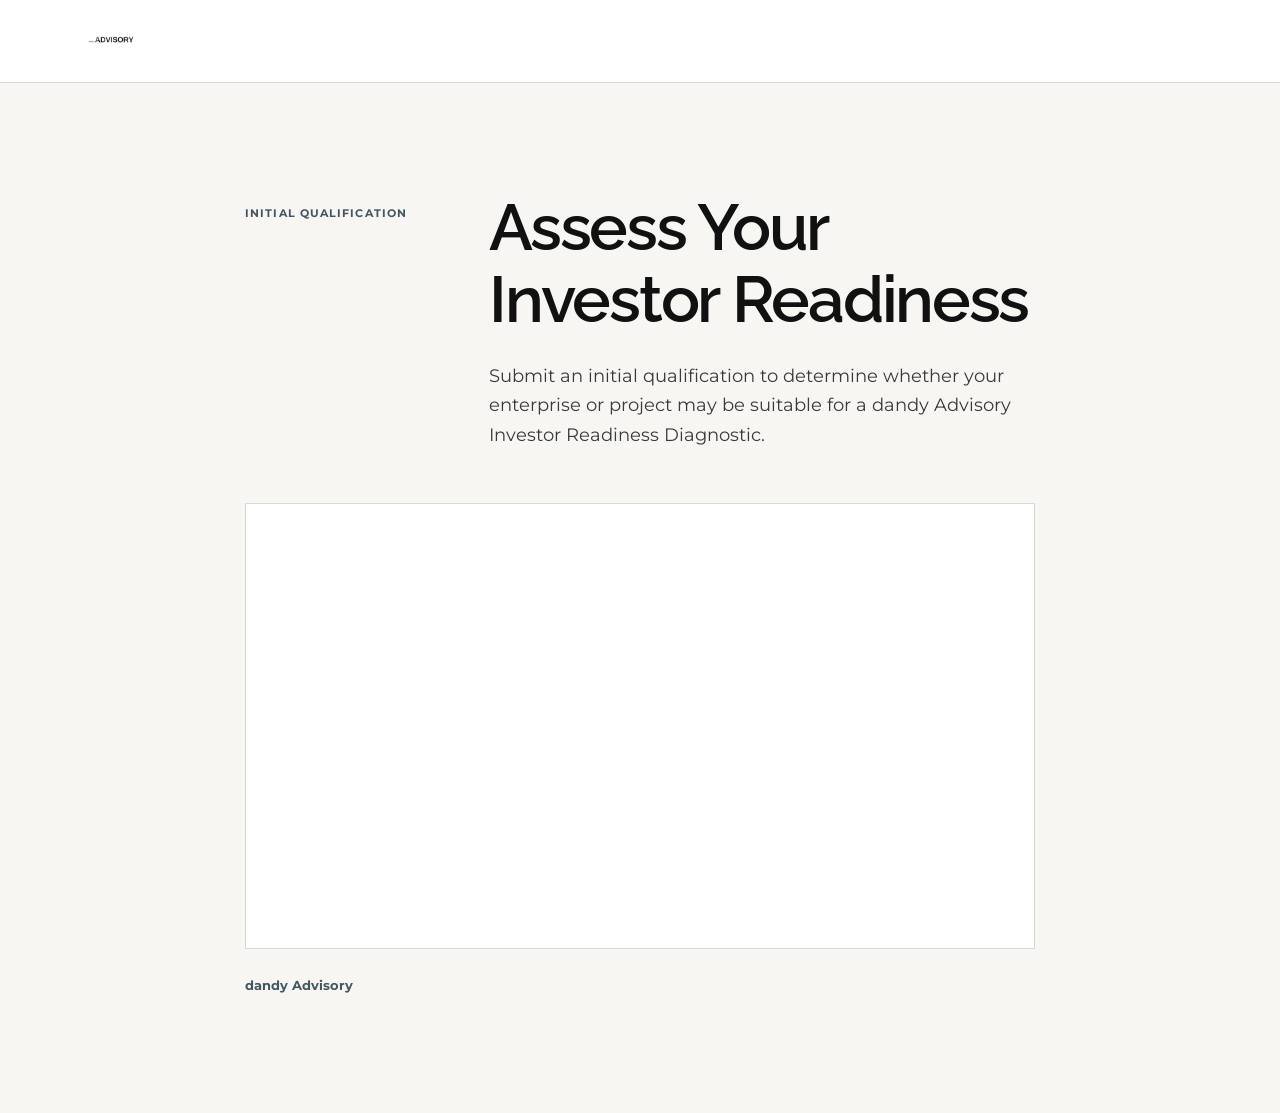
<file: investor-readiness/index.html>
<!doctype html><html lang="en"><head><meta charset="utf-8"><meta name="viewport" content="width=device-width,initial-scale=1"><title>Investor Readiness | dandy Advisory</title><link rel="icon" href="../assets/favicon.svg" type="image/svg+xml"><link rel="stylesheet" href="../assets/css/site.css"></head><body class="form-page"><header class="site-header conversion-header"><div class="container header-inner"><a class="brand" href="../" aria-label="dandy Advisory"><img src="../assets/images/logo/dandy_advisory_logo_v1_light_background-removebg-preview.png" alt="dandy Advisory"></a></div></header><main><section class="section paper"><div class="container form-shell"><div class="intro"><p class="eyebrow">Initial Qualification</p><h1>Assess Your Investor Readiness</h1><p class="lead">Submit an initial qualification to determine whether your enterprise or project may be suitable for a dandy Advisory Investor Readiness Diagnostic.</p></div><div class="form-frame"><script src="https://js-eu1.hsforms.net/forms/embed/148603940.js" defer></script><div class="hs-form-frame" data-region="eu1" data-form-id="ec6023fe-29b0-49c9-8920-2afe29fd2915" data-portal-id="148603940"></div></div><a class="back-link" href="../">dandy Advisory</a></div></section></main></body></html>
</file>
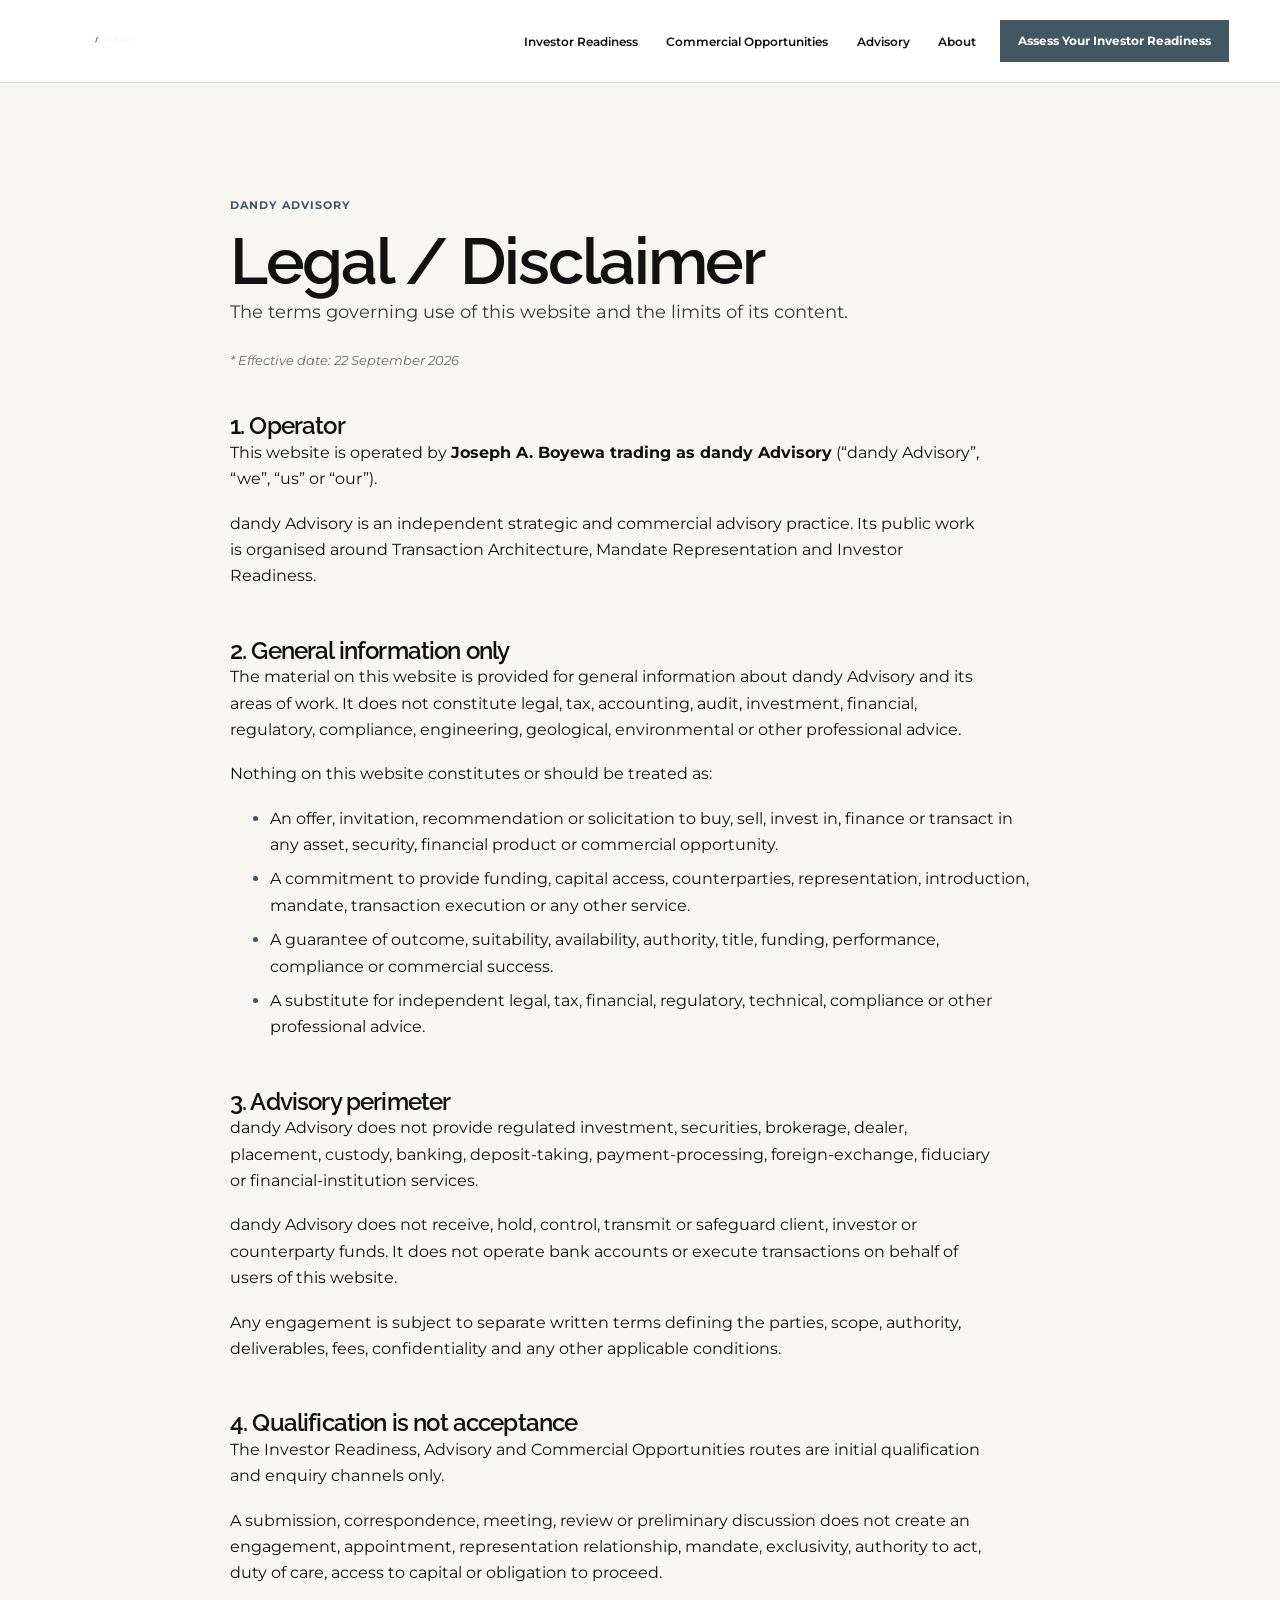
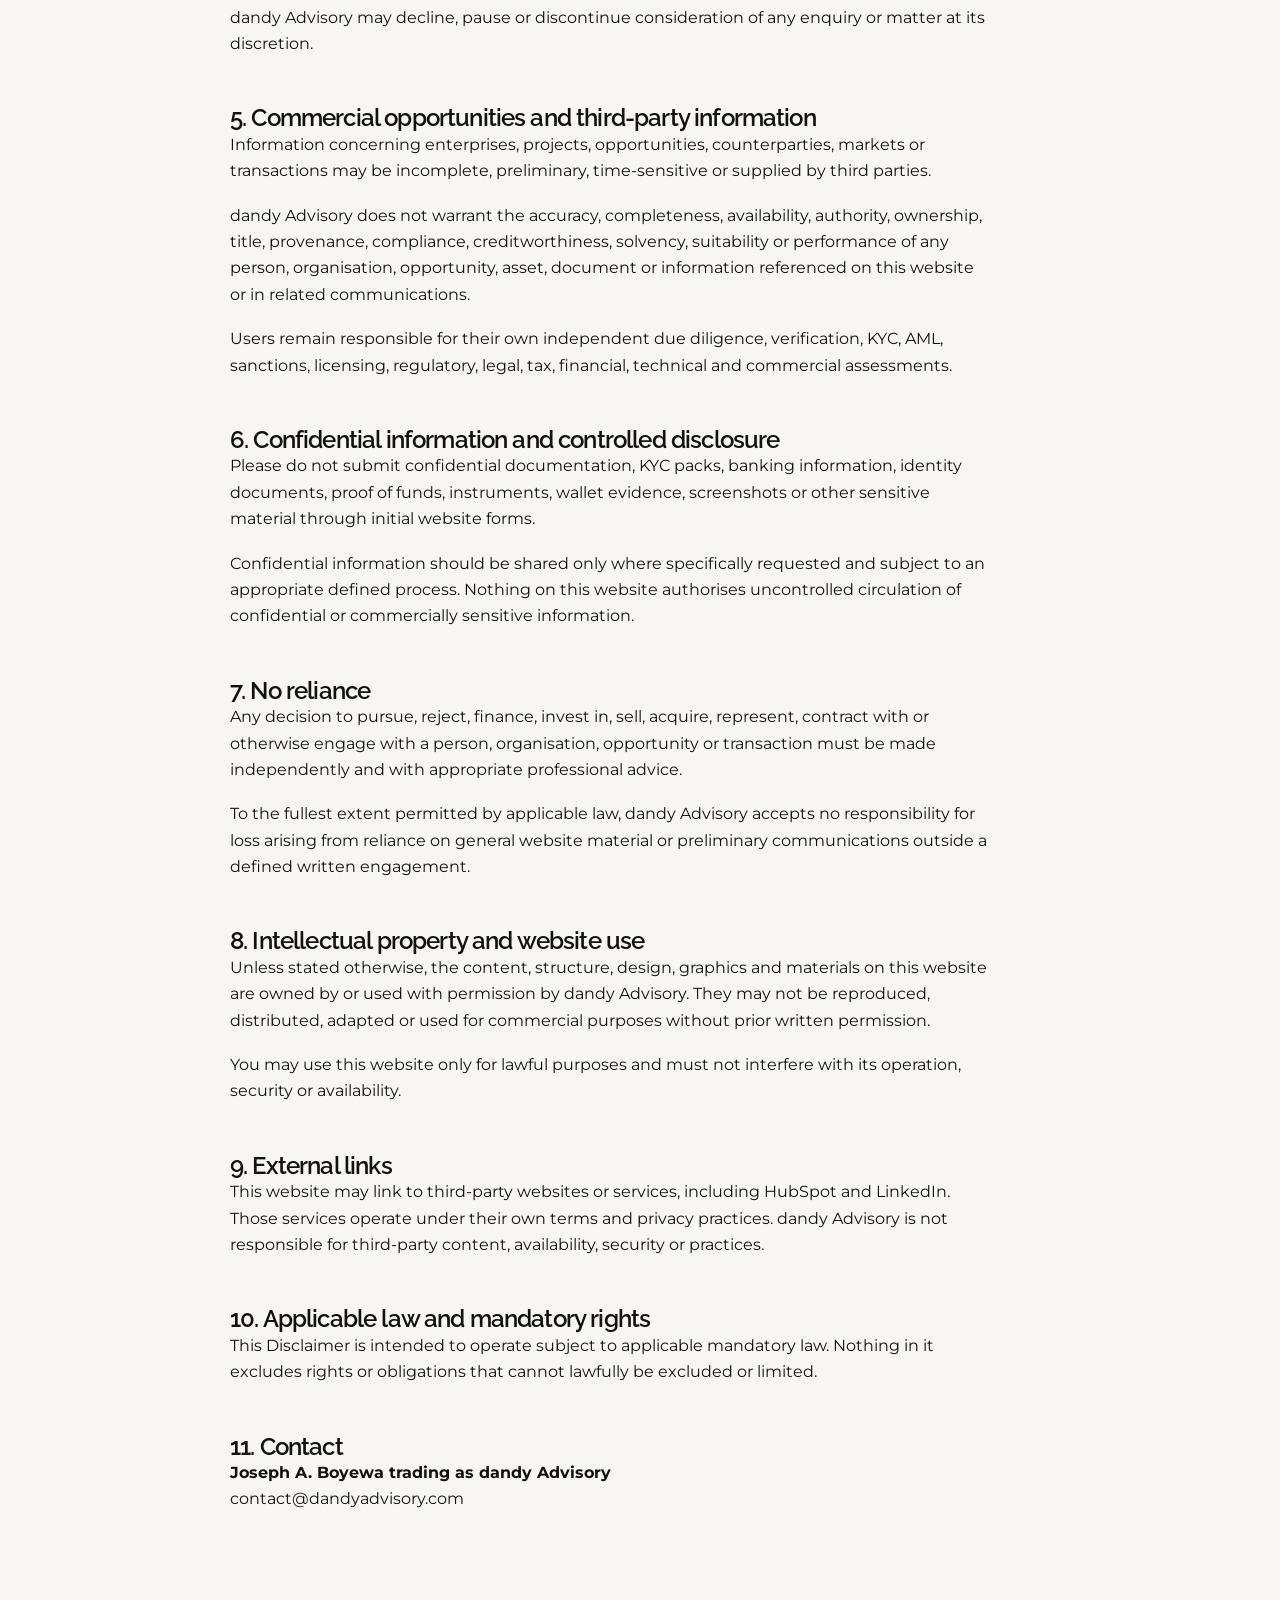
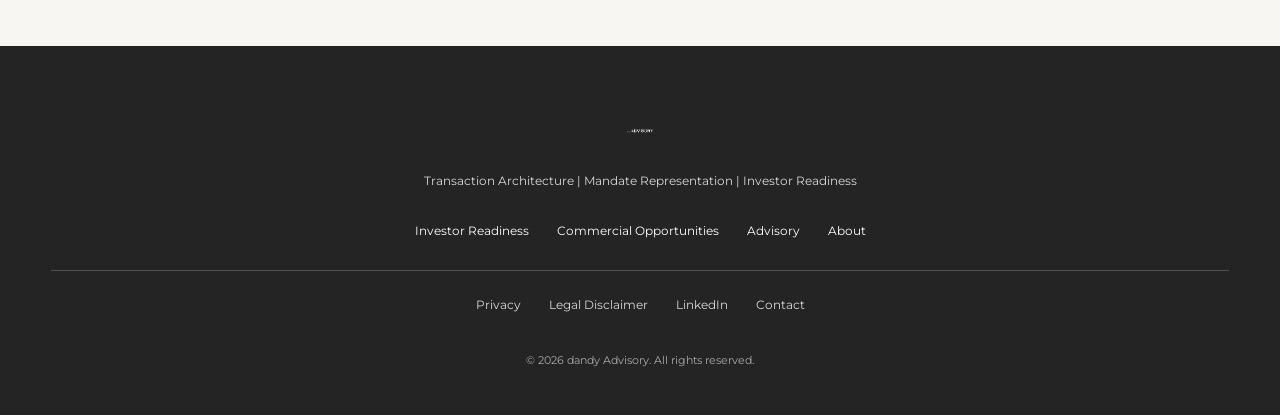
<file: legal-disclaimer/index.html>
<!doctype html>
<html lang="en"><head><meta charset="utf-8"><meta name="viewport" content="width=device-width,initial-scale=1"><title>Legal Disclaimer | dandy Advisory</title><link rel="stylesheet" href="../assets/css/site.css"></head><body>
<header class="site-header"><div class="container header-inner"><a class="brand" href="../"><img src="../assets/images/logo/dandy_advisory_logo_v1_dark_background-removebg-preview.png" alt="dandy Advisory"></a><button class="nav-toggle" aria-label="Open menu" aria-expanded="false">Menu</button><nav class="site-nav" aria-label="Primary navigation"><a href="../">Investor Readiness</a><a href="../commercial-opportunities/">Commercial Opportunities</a><a href="../advisory/">Advisory</a><a href="../about/">About</a></nav><a class="header-cta" href="../investor-readiness/">Assess Your Investor Readiness</a></div></header>
<main id="main"><section class="section paper"><div class="container legal-notice"><p class="eyebrow">dandy Advisory</p><h1>Legal / Disclaimer</h1><p class="lead">The terms governing use of this website and the limits of its content.</p><p class="supporting-copy">Effective date: 22 September 2026</p>
<h2>1. Operator</h2><p>This website is operated by <strong>Joseph A. Boyewa trading as dandy Advisory</strong> (“dandy Advisory”, “we”, “us” or “our”).</p><p>dandy Advisory is an independent strategic and commercial advisory practice. Its public work is organised around Transaction Architecture, Mandate Representation and Investor Readiness.</p>
<h2>2. General information only</h2><p>The material on this website is provided for general information about dandy Advisory and its areas of work. It does not constitute legal, tax, accounting, audit, investment, financial, regulatory, compliance, engineering, geological, environmental or other professional advice.</p><p>Nothing on this website constitutes or should be treated as:</p><ul><li>An offer, invitation, recommendation or solicitation to buy, sell, invest in, finance or transact in any asset, security, financial product or commercial opportunity.</li><li>A commitment to provide funding, capital access, counterparties, representation, introduction, mandate, transaction execution or any other service.</li><li>A guarantee of outcome, suitability, availability, authority, title, funding, performance, compliance or commercial success.</li><li>A substitute for independent legal, tax, financial, regulatory, technical, compliance or other professional advice.</li></ul>
<h2>3. Advisory perimeter</h2><p>dandy Advisory does not provide regulated investment, securities, brokerage, dealer, placement, custody, banking, deposit-taking, payment-processing, foreign-exchange, fiduciary or financial-institution services.</p><p>dandy Advisory does not receive, hold, control, transmit or safeguard client, investor or counterparty funds. It does not operate bank accounts or execute transactions on behalf of users of this website.</p><p>Any engagement is subject to separate written terms defining the parties, scope, authority, deliverables, fees, confidentiality and any other applicable conditions.</p>
<h2>4. Qualification is not acceptance</h2><p>The Investor Readiness, Advisory and Commercial Opportunities routes are initial qualification and enquiry channels only.</p><p>A submission, correspondence, meeting, review or preliminary discussion does not create an engagement, appointment, representation relationship, mandate, exclusivity, authority to act, duty of care, access to capital or obligation to proceed.</p><p>dandy Advisory may decline, pause or discontinue consideration of any enquiry or matter at its discretion.</p>
<h2>5. Commercial opportunities and third-party information</h2><p>Information concerning enterprises, projects, opportunities, counterparties, markets or transactions may be incomplete, preliminary, time-sensitive or supplied by third parties.</p><p>dandy Advisory does not warrant the accuracy, completeness, availability, authority, ownership, title, provenance, compliance, creditworthiness, solvency, suitability or performance of any person, organisation, opportunity, asset, document or information referenced on this website or in related communications.</p><p>Users remain responsible for their own independent due diligence, verification, KYC, AML, sanctions, licensing, regulatory, legal, tax, financial, technical and commercial assessments.</p>
<h2>6. Confidential information and controlled disclosure</h2><p>Please do not submit confidential documentation, KYC packs, banking information, identity documents, proof of funds, instruments, wallet evidence, screenshots or other sensitive material through initial website forms.</p><p>Confidential information should be shared only where specifically requested and subject to an appropriate defined process. Nothing on this website authorises uncontrolled circulation of confidential or commercially sensitive information.</p>
<h2>7. No reliance</h2><p>Any decision to pursue, reject, finance, invest in, sell, acquire, represent, contract with or otherwise engage with a person, organisation, opportunity or transaction must be made independently and with appropriate professional advice.</p><p>To the fullest extent permitted by applicable law, dandy Advisory accepts no responsibility for loss arising from reliance on general website material or preliminary communications outside a defined written engagement.</p>
<h2>8. Intellectual property and website use</h2><p>Unless stated otherwise, the content, structure, design, graphics and materials on this website are owned by or used with permission by dandy Advisory. They may not be reproduced, distributed, adapted or used for commercial purposes without prior written permission.</p><p>You may use this website only for lawful purposes and must not interfere with its operation, security or availability.</p>
<h2>9. External links</h2><p>This website may link to third-party websites or services, including HubSpot and LinkedIn. Those services operate under their own terms and privacy practices. dandy Advisory is not responsible for third-party content, availability, security or practices.</p>
<h2>10. Applicable law and mandatory rights</h2><p>This Disclaimer is intended to operate subject to applicable mandatory law. Nothing in it excludes rights or obligations that cannot lawfully be excluded or limited.</p>
<h2>11. Contact</h2><p><strong>Joseph A. Boyewa trading as dandy Advisory</strong><br><a href="mailto:contact@dandyadvisory.com">contact@dandyadvisory.com</a></p></div></section></main>
<footer class="site-footer"><div class="container"><a class="footer-logo" href="../"><img src="../assets/images/logo/dandy_advisory_logo_v1_dark_background-removebg-preview.png" alt="dandy Advisory"></a><p class="footer-signature">Transaction Architecture | Mandate Representation | Investor Readiness</p><nav class="footer-links"><a href="../">Investor Readiness</a><a href="../commercial-opportunities/">Commercial Opportunities</a><a href="../advisory/">Advisory</a><a href="../about/">About</a></nav><nav class="footer-secondary"><a href="../privacy/">Privacy</a><a href="./">Legal Disclaimer</a><a href="https://www.linkedin.com/in/joseph-boyewa" target="_blank" rel="noopener">LinkedIn</a><a href="../advisory-enquiry/">Contact</a></nav><p class="footer-bottom">© 2026 dandy Advisory. All rights reserved.</p></div></footer><script src="../assets/js/site.js"></script></body></html>
</file>
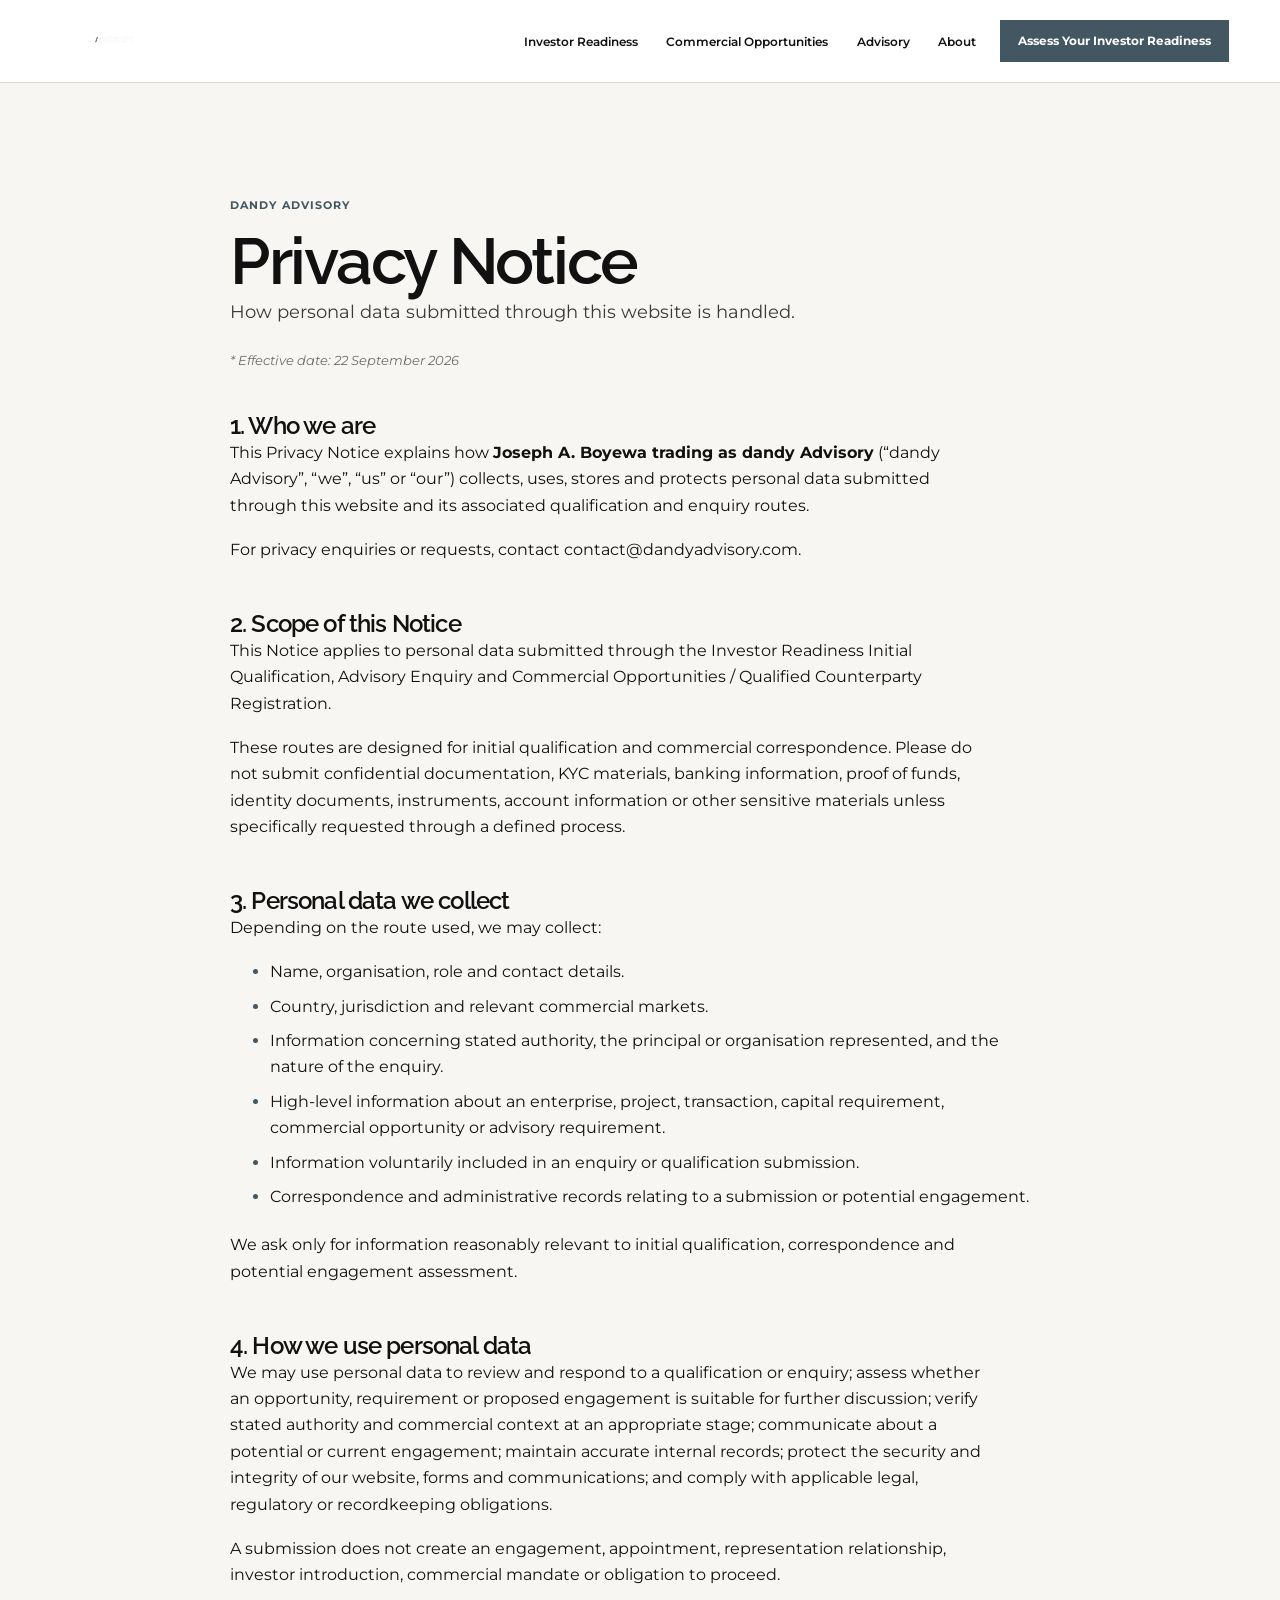
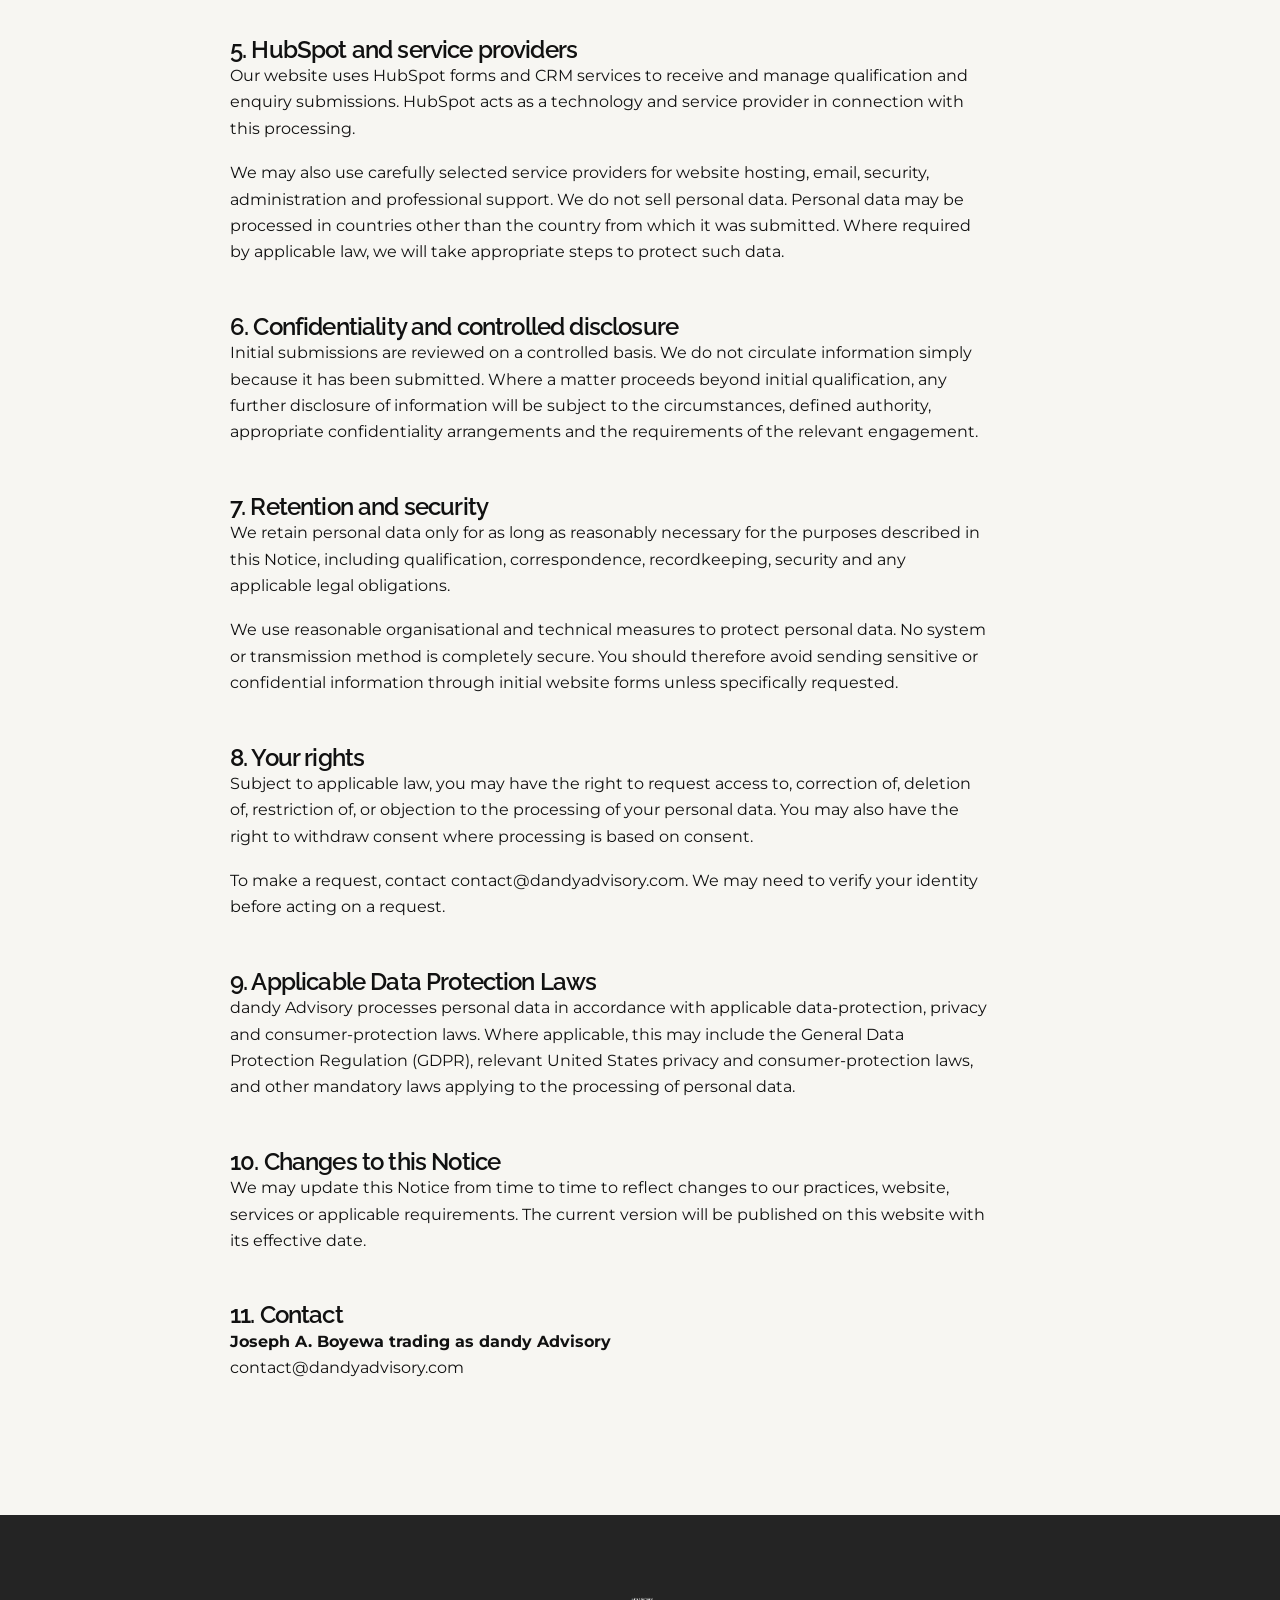
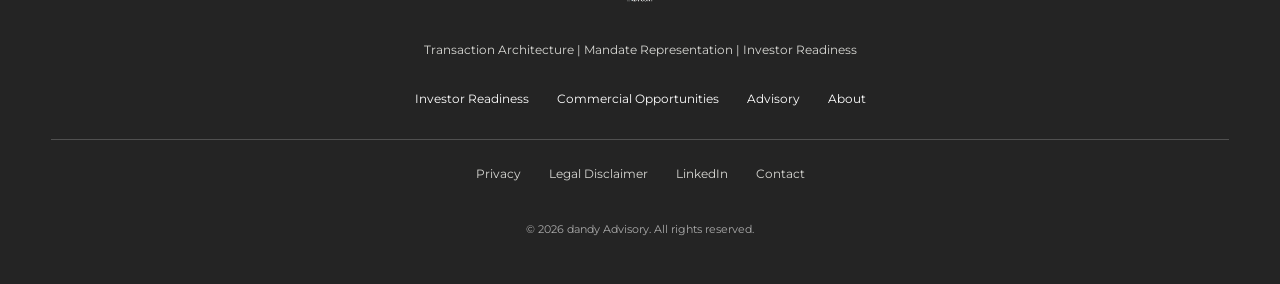
<file: privacy/index.html>
<!doctype html>
<html lang="en"><head><meta charset="utf-8"><meta name="viewport" content="width=device-width,initial-scale=1"><title>Privacy Notice | dandy Advisory</title><link rel="stylesheet" href="../assets/css/site.css"></head><body>
<header class="site-header"><div class="container header-inner"><a class="brand" href="../"><img src="../assets/images/logo/dandy_advisory_logo_v1_dark_background-removebg-preview.png" alt="dandy Advisory"></a><button class="nav-toggle" aria-label="Open menu" aria-expanded="false">Menu</button><nav class="site-nav" aria-label="Primary navigation"><a href="../">Investor Readiness</a><a href="../commercial-opportunities/">Commercial Opportunities</a><a href="../advisory/">Advisory</a><a href="../about/">About</a></nav><a class="header-cta" href="../investor-readiness/">Assess Your Investor Readiness</a></div></header>
<main id="main"><section class="section paper"><div class="container legal-notice"><p class="eyebrow">dandy Advisory</p><h1>Privacy Notice</h1><p class="lead">How personal data submitted through this website is handled.</p><p class="supporting-copy">Effective date: 22 September 2026</p>
<h2>1. Who we are</h2><p>This Privacy Notice explains how <strong>Joseph A. Boyewa trading as dandy Advisory</strong> (“dandy Advisory”, “we”, “us” or “our”) collects, uses, stores and protects personal data submitted through this website and its associated qualification and enquiry routes.</p><p>For privacy enquiries or requests, contact <a href="mailto:contact@dandyadvisory.com">contact@dandyadvisory.com</a>.</p>
<h2>2. Scope of this Notice</h2><p>This Notice applies to personal data submitted through the Investor Readiness Initial Qualification, Advisory Enquiry and Commercial Opportunities / Qualified Counterparty Registration.</p><p>These routes are designed for initial qualification and commercial correspondence. Please do not submit confidential documentation, KYC materials, banking information, proof of funds, identity documents, instruments, account information or other sensitive materials unless specifically requested through a defined process.</p>
<h2>3. Personal data we collect</h2><p>Depending on the route used, we may collect:</p><ul><li>Name, organisation, role and contact details.</li><li>Country, jurisdiction and relevant commercial markets.</li><li>Information concerning stated authority, the principal or organisation represented, and the nature of the enquiry.</li><li>High-level information about an enterprise, project, transaction, capital requirement, commercial opportunity or advisory requirement.</li><li>Information voluntarily included in an enquiry or qualification submission.</li><li>Correspondence and administrative records relating to a submission or potential engagement.</li></ul><p>We ask only for information reasonably relevant to initial qualification, correspondence and potential engagement assessment.</p>
<h2>4. How we use personal data</h2><p>We may use personal data to review and respond to a qualification or enquiry; assess whether an opportunity, requirement or proposed engagement is suitable for further discussion; verify stated authority and commercial context at an appropriate stage; communicate about a potential or current engagement; maintain accurate internal records; protect the security and integrity of our website, forms and communications; and comply with applicable legal, regulatory or recordkeeping obligations.</p><p>A submission does not create an engagement, appointment, representation relationship, investor introduction, commercial mandate or obligation to proceed.</p>
<h2>5. HubSpot and service providers</h2><p>Our website uses HubSpot forms and CRM services to receive and manage qualification and enquiry submissions. HubSpot acts as a technology and service provider in connection with this processing.</p><p>We may also use carefully selected service providers for website hosting, email, security, administration and professional support. We do not sell personal data. Personal data may be processed in countries other than the country from which it was submitted. Where required by applicable law, we will take appropriate steps to protect such data.</p>
<h2>6. Confidentiality and controlled disclosure</h2><p>Initial submissions are reviewed on a controlled basis. We do not circulate information simply because it has been submitted. Where a matter proceeds beyond initial qualification, any further disclosure of information will be subject to the circumstances, defined authority, appropriate confidentiality arrangements and the requirements of the relevant engagement.</p>
<h2>7. Retention and security</h2><p>We retain personal data only for as long as reasonably necessary for the purposes described in this Notice, including qualification, correspondence, recordkeeping, security and any applicable legal obligations.</p><p>We use reasonable organisational and technical measures to protect personal data. No system or transmission method is completely secure. You should therefore avoid sending sensitive or confidential information through initial website forms unless specifically requested.</p>
<h2>8. Your rights</h2><p>Subject to applicable law, you may have the right to request access to, correction of, deletion of, restriction of, or objection to the processing of your personal data. You may also have the right to withdraw consent where processing is based on consent.</p><p>To make a request, contact <a href="mailto:contact@dandyadvisory.com">contact@dandyadvisory.com</a>. We may need to verify your identity before acting on a request.</p>
<h2>9. Applicable Data Protection Laws</h2><p>dandy Advisory processes personal data in accordance with applicable data-protection, privacy and consumer-protection laws. Where applicable, this may include the General Data Protection Regulation (GDPR), relevant United States privacy and consumer-protection laws, and other mandatory laws applying to the processing of personal data.</p>
<h2>10. Changes to this Notice</h2><p>We may update this Notice from time to time to reflect changes to our practices, website, services or applicable requirements. The current version will be published on this website with its effective date.</p>
<h2>11. Contact</h2><p><strong>Joseph A. Boyewa trading as dandy Advisory</strong><br><a href="mailto:contact@dandyadvisory.com">contact@dandyadvisory.com</a></p></div></section></main>
<footer class="site-footer"><div class="container"><a class="footer-logo" href="../"><img src="../assets/images/logo/dandy_advisory_logo_v1_dark_background-removebg-preview.png" alt="dandy Advisory"></a><p class="footer-signature">Transaction Architecture | Mandate Representation | Investor Readiness</p><nav class="footer-links"><a href="../">Investor Readiness</a><a href="../commercial-opportunities/">Commercial Opportunities</a><a href="../advisory/">Advisory</a><a href="../about/">About</a></nav><nav class="footer-secondary"><a href="./">Privacy</a><a href="../legal-disclaimer/">Legal Disclaimer</a><a href="https://www.linkedin.com/in/joseph-boyewa" target="_blank" rel="noopener">LinkedIn</a><a href="../advisory-enquiry/">Contact</a></nav><p class="footer-bottom">© 2026 dandy Advisory. All rights reserved.</p></div></footer><script src="../assets/js/site.js"></script></body></html>
</file>
<file: assets/css/site.css>
@import url('https://fonts.googleapis.com/css2?family=Montserrat:wght@400;500;600;700&family=Raleway:wght@500;600;700&display=swap');
:root{--ink:#111;--carbon:#3a3a3a;--muted:#6e6e6a;--slate:#435762;--border:#d8d8d4;--paper:#f7f6f2;--graphite:#242424;--max:1180px;--gutter:clamp(20px,4vw,56px);--space:clamp(68px,9vw,128px)}
*{box-sizing:border-box}
html{scroll-behavior:smooth}
body{margin:0;color:var(--ink);font:16px/1.65 Montserrat,Arial,sans-serif;background:#fff}
img{display:block;max-width:100%;height:auto}
a{color:inherit;text-decoration:none}
.container{width:min(calc(100% - var(--gutter)*2),var(--max));margin:auto}
.skip{position:absolute;z-index:20;left:-999px}
.skip:focus{top:12px;left:12px;padding:10px;background:#fff;border:1px solid var(--ink)}
.site-header{position:sticky;top:0;z-index:10;background:rgba(255,255,255,.97);border-bottom:1px solid var(--border)}
.header-inner{min-height:82px;display:flex;align-items:center;gap:24px}
.brand{width:120px;flex:none}
.brand img{width:100%}
.site-nav{margin-left:auto;display:flex;align-items:center;gap:clamp(16px,2.2vw,32px);font-size:12px;font-weight:600}
.site-nav a{padding:29px 0 25px;border-bottom:2px solid transparent}
.site-nav a:hover,.site-nav a[aria-current=page]{color:var(--slate);border-color:var(--slate)}
.header-cta,.button{display:inline-flex;justify-content:center;align-items:center;border:1px solid var(--slate);background:var(--slate);color:#fff;padding:13px 17px;font-size:12px;line-height:1.2;font-weight:700;transition:.2s}
.header-cta:hover,.button:hover{background:var(--ink);border-color:var(--ink)}
.nav-toggle{display:none;background:none;border:0;font:600 13px Montserrat;padding:10px 0}
.eyebrow{margin:0 0 14px;color:var(--slate);font-size:11px;font-weight:700;line-height:1.3;letter-spacing:.1em;text-transform:uppercase}
h1,h2,h3{font-family:Raleway,Arial,sans-serif;font-weight:600;line-height:1.1;letter-spacing:-.035em}
h1{margin:0;font-size:clamp(40px,5.1vw,68px)}
h2{margin:0;font-size:clamp(31px,3.4vw,48px)}
h3{margin:0;font-size:clamp(19px,1.8vw,25px);font-weight:700}
p{margin:0 0 18px}
li::marker{color:var(--slate)}
.lead{font-size:18px;line-height:1.65;color:var(--carbon)}
.muted{color:var(--muted)}
.section{padding:var(--space) 0}
.paper{background:var(--paper)}
.graphite{background:var(--graphite);color:#fff}
.graphite .eyebrow{color:#d8d8d4}
.hero{padding:clamp(54px,7.4vw,110px) 0}
.hero-grid{display:grid;grid-template-columns:minmax(0,1fr) minmax(340px,.94fr);align-items:center;gap:clamp(38px,6vw,86px)}
.hero-copy{margin-top:26px;font-size:17px;line-height:1.7;color:var(--carbon);max-width:700px}
.hero-note{font-size:13px;color:var(--muted);max-width:650px}
.hero .button{margin-top:12px}
.hero-image{aspect-ratio:1/.9;object-fit:cover;width:100%}
.section-heading{max-width:760px;margin-bottom:45px}
.section-heading .lead{margin-top:18px}
.editorial-grid{display:grid;grid-template-columns:.78fr 1.22fr;gap:clamp(34px,8vw,118px);align-items:start}
.operator{display:grid;grid-template-columns:minmax(220px,.65fr) 1.35fr;gap:clamp(28px,5vw,70px);align-items:center;max-width:970px;margin:auto}
.operator img{width:100%;aspect-ratio:1;object-fit:cover}
.operator blockquote{margin:0 0 22px;font-family:Raleway,Arial,sans-serif;font-size:clamp(24px,3vw,38px);line-height:1.22;letter-spacing:-.03em}
.operator-role{font-size:12px;font-weight:700;color:var(--carbon)}
.icon-grid{display:grid;grid-template-columns:repeat(3,1fr);gap:16px}
.icon-card{background:#fff;padding:25px;min-height:260px}
.icon-card img{width:76px;height:76px;object-fit:contain;margin-bottom:24px}
.icon-card h3{font-size:19px}
.icon-card p{margin-top:13px;margin-bottom:0;font-size:13px;color:var(--carbon);line-height:1.6}
.feature-split{display:grid;grid-template-columns:1fr 1fr;gap:clamp(38px,8vw,118px);align-items:center}
.feature-split img{width:100%;aspect-ratio:1;object-fit:cover}
.check-list,.plain-list{list-style:none;padding:0;margin:22px 0 0}
.check-list li,.plain-list li{position:relative;margin:0;padding:11px 0 11px 22px;border-top:1px solid var(--border);color:var(--carbon)}
.check-list li:before{content:'•';position:absolute;left:0;color:var(--slate);font-weight:bold}
.process{border-top:1px solid var(--border)}
.process-item{display:grid;grid-template-columns:92px 1fr;gap:28px;padding:24px 0;border-bottom:1px solid var(--border);align-items:center}
.process-item img{width:72px;height:72px;object-fit:contain}
.process-item h3{font-size:20px}
.process-item p{margin:8px 0 0;color:var(--carbon);font-size:14px}
.process-item ul{margin:10px 0 0;padding-left:18px;font-size:13px;color:var(--carbon)}
.process-num{font-size:12px;color:var(--slate);font-weight:700;letter-spacing:.1em}
.output-grid{display:grid;grid-template-columns:repeat(2,1fr);gap:0 48px}
.output-grid .plain-list{margin:0}
.output-grid .plain-list li{font-size:14px}
.transition{display:grid;grid-template-columns:1fr 1.35fr;gap:42px;align-items:center}
.transition img{width:100%;max-width:360px;aspect-ratio:1;object-fit:cover;margin-top:26px}
.transition p{color:#d8d8d4}
.transition .button{background:#fff;color:var(--ink);border-color:#fff}
.image-copy{display:grid;grid-template-columns:1fr 1fr;gap:clamp(35px,7vw,104px);align-items:center}
.image-copy img{width:100%;aspect-ratio:1;object-fit:cover}
.image-copy.wide-img{grid-template-columns:1.08fr .92fr}
.image-copy .copy{max-width:520px}
.standards{display:grid;grid-template-columns:repeat(3,1fr);gap:30px}
.standards h3{font-size:20px}
.standards p{margin-top:10px;color:var(--carbon);font-size:14px}
.not-for{display:grid;grid-template-columns:.62fr 1.38fr;gap:60px}
.not-for .plain-list{display:grid;grid-template-columns:repeat(2,1fr);column-gap:40px;margin:0}
.not-for .plain-list li{font-size:14px}
.final-cta{display:grid;grid-template-columns:1fr 1fr;gap:70px;align-items:center}
.final-cta .lead{font-size:16px}
.site-footer{padding:68px 0 28px;background:var(--graphite);color:#fff}
.footer-logo{width:140px;margin-bottom:28px}
.footer-signature{font-size:12px;color:#d8d8d4}
.footer-links,.footer-secondary{display:flex;flex-wrap:wrap;gap:12px 28px;margin-top:30px;font-size:12px}
.footer-secondary{padding-top:24px;border-top:1px solid #505050;color:#d8d8d4}
.footer-links a:hover,.footer-secondary a:hover{text-decoration:underline}
.footer-bottom{margin-top:36px;color:#aaa;font-size:11px}
.form-page{min-height:100vh;display:flex;flex-direction:column}
.form-page main{flex:1}
.conversion-header{position:static}
.form-shell{max-width:790px;margin:auto}
.form-shell .intro{max-width:650px;margin-bottom:34px}
.form-frame{padding:clamp(20px,4vw,42px);border:1px solid var(--border);background:#fff}
.form-frame .hs-form-frame{min-height:360px}
.back-link{display:inline-block;margin-top:26px;color:var(--slate);font-size:13px;font-weight:700}
.legal-page{min-height:55vh}
.legal-page h1{font-size:clamp(38px,4vw,58px)}

@media(max-width:850px){.header-inner{min-height:68px;flex-wrap:wrap}
.brand{width:105px}
.nav-toggle{display:block;margin-left:auto}
.site-nav{display:none;order:3;width:100%;margin:0;padding:10px 0 18px;flex-direction:column;align-items:flex-start;gap:0}
.site-nav.open{display:flex}
.site-nav a{width:100%;padding:10px 0;border:0}
.header-cta{display:none}
.hero-grid,.editorial-grid,.feature-split,.transition,.image-copy,.image-copy.wide-img,.final-cta,.not-for{grid-template-columns:1fr;gap:34px}
.hero-image{aspect-ratio:5/4}
.operator{grid-template-columns:150px 1fr;gap:25px}
.icon-grid{grid-template-columns:repeat(2,1fr)}
.icon-card{min-height:0}
.standards{grid-template-columns:1fr;gap:22px}
.not-for .plain-list{grid-template-columns:1fr}
.section-heading{margin-bottom:30px}
}

@media(max-width:520px){body{font-size:15px}
.hero{padding-top:44px}
.operator{grid-template-columns:1fr}
.operator img{max-width:180px}
.icon-grid,.output-grid{grid-template-columns:1fr}
.icon-card{padding:20px}
.process-item{grid-template-columns:68px 1fr;gap:17px}
.process-item img{width:58px;height:58px}
.footer-links,.footer-secondary{gap:10px 18px}
}

/* Final static implementation revision */
.hero h1{font-weight:500}.hero-grid{min-height:510px;align-items:center}.hero-image{aspect-ratio:1/1;max-height:540px}.hero .hero-copy{max-width:560px}
.supporting-copy{margin-top:22px!important;font-size:13px!important;font-style:italic;color:var(--muted)!important}.supporting-copy::before{content:'* '}
.principle-matrix{display:grid;grid-template-columns:repeat(4,1fr);gap:0;margin-top:28px;border-top:1px solid var(--border);border-left:1px solid var(--border)}.principle-matrix>div{padding:24px;border-right:1px solid var(--border);border-bottom:1px solid var(--border)}.principle-matrix h3{font-size:20px}.principle-matrix p{margin:10px 0 0;font-size:14px;color:var(--carbon)}
.output-list{border-top:1px solid var(--border)}.output-list>div{position:relative;padding:18px 0 18px 22px;border-bottom:1px solid var(--border)}.output-list>div::before{content:'•';position:absolute;left:0;color:var(--slate)}.output-list p{margin:5px 0 0;font-size:14px;color:var(--carbon)}
.center-icon-heading .icon-card{text-align:center}.center-icon-heading .icon-card img{margin-left:auto;margin-right:auto}.center-icon-heading .icon-card h3{font-weight:700}
.transition{grid-template-columns:1fr 1fr;align-items:end}.transition>div{display:flex;min-height:420px;flex-direction:column}.transition img{margin-top:auto}.transition .transition-copy{justify-content:flex-end}.transition .lead{font-weight:400;color:#fff}.transition .button{align-self:flex-start;margin-top:8px}
.scope-rows{display:grid;grid-template-columns:1fr;gap:0}.scope-rows .icon-card{display:grid;grid-template-columns:86px minmax(190px,.58fr) 1.42fr;align-items:center;gap:24px;min-height:0;padding:26px 0;background:transparent;border-top:1px solid var(--border)}.scope-rows .icon-card:last-child{border-bottom:1px solid var(--border)}.scope-rows .icon-card img{margin:0}.scope-rows .icon-card p{margin:0}
.qualification-stack{display:grid;grid-template-columns:1fr;gap:0;margin-top:22px;border-top:1px solid var(--border)}.qualification-stack>div{padding:15px 0;border-bottom:1px solid var(--border)}.qualification-stack h3{font-size:19px}.qualification-stack p{margin:8px 0 0}
.process-cards{display:grid;grid-template-columns:repeat(4,1fr);gap:16px;border:0}.process-cards .process-item{display:block;padding:24px;border:1px solid var(--border);text-align:center}.process-cards .process-item img{margin:0 auto 18px}.process-cards .process-item div{display:flex;flex-direction:column;align-items:center}.process-cards .process-num{margin:0}.process-cards .process-item p:not(.process-num){margin-top:12px}
.commercial-standards .image-copy{align-items:stretch}.commercial-standards .image-copy>div{padding-top:4px;display:flex;flex-direction:column}.commercial-standards .image-copy h2{margin-bottom:38px}.commercial-standards .image-copy p{margin-bottom:26px}.commercial-standards .image-copy p:last-child{margin-bottom:0}
.engagement-standards .image-copy{align-items:start}.engagement-standards .image-copy>div{padding-top:4px}.engagement-standards .image-copy h2{margin-bottom:38px}.engagement-standards .image-copy p{margin-bottom:26px}
.not-for .not-for-intro p:last-child{margin:28px 0 0;font-weight:600;color:var(--carbon)}.not-for .plain-list li::before{content:'•';position:absolute;left:0;color:var(--slate)}
.commercial-transition{background:var(--slate);color:#fff}.commercial-transition .transition img{max-width:100%;margin-top:0}.commercial-transition .transition>div{min-height:300px;justify-content:center}.commercial-transition .transition p{color:#fff}.commercial-transition h2{max-width:680px}.editorial-transition{display:block}.editorial-transition>div{min-height:0!important;max-width:760px}.editorial-transition p{max-width:720px;margin-top:22px}
.commercial-final-cta{align-items:start}.commercial-final-cta .submission-guidance{padding-top:3px}.commercial-final-cta .submission-guidance p{font-size:14px}.commercial-final-cta .submission-guidance .button{margin:4px 0 22px}.commercial-final-cta .supporting-copy{margin-top:0!important;margin-bottom:22px!important}
.why-arguments{margin-top:28px}.why-arguments li{font-family:Raleway,Arial,sans-serif;font-size:17px;font-weight:700}
.site-footer{text-align:center}.footer-logo{display:block;width:70px;margin:0 auto 22px}.footer-logo img{display:block;width:100%;height:auto}.footer-links,.footer-secondary{justify-content:center}.footer-secondary{display:flex}
.think-grid{display:grid;grid-template-columns:repeat(2,1fr);gap:0;margin-top:28px;border-top:1px solid var(--border);border-left:1px solid var(--border)}.think-grid>div{padding:20px 15px;border-right:1px solid var(--border);border-bottom:1px solid var(--border)}.think-grid h3{font-size:15px}.think-grid p{margin:8px 0 0;font-size:13px;color:var(--carbon)}
.form-shell .intro{display:grid;grid-template-columns:minmax(140px,.4fr) 1fr;gap:26px;align-items:start;max-width:none}.form-shell .intro .eyebrow{margin:8px 0 0}.form-shell .intro h1,.form-shell .intro .lead{grid-column:2}.form-shell .intro h1{margin-top:-6px}
.home-hero-content{display:flex;min-height:540px;flex-direction:column}.home-hero-content .button{margin-top:auto}.who-capital-note,.commercial-access-note,.cross-border-note{transform:translateY(2px)}.scope-note{margin-top:2px}.qualification-intro{margin-top:2px}.process-disclaimer{margin-top:2px}.engagement-paths .button{transform:translateY(2px)}.advisory-final-cta>div:last-child{padding-top:2px}.advisory-final-cta .supporting-copy{margin-top:18px!important}
.readiness-section .section-heading{margin-bottom:18px}.readiness-section>.container>.lead{max-width:760px}.readiness-section .principle-matrix{width:100%}
.legal-notice{max-width:820px}.legal-notice h2{margin-top:48px;font-size:24px}.legal-notice h2:first-of-type{margin-top:42px}.legal-notice p,.legal-notice li{max-width:760px}.legal-notice ul{margin:16px 0 22px}.legal-notice li{margin:8px 0}
@media(max-width:850px){
  .hero-grid{min-height:0}
  .home-hero-content{min-height:0}
  .home-hero-content .button{margin-top:12px}
  .principle-matrix,.think-grid{grid-template-columns:1fr}
  .graphite .transition{grid-template-columns:1fr;align-items:start;gap:34px}
  .graphite .transition>div{min-height:0}
  .graphite .transition img{width:100%;max-width:none;aspect-ratio:1;margin-top:26px}
  .scope-rows .icon-card{grid-template-columns:1fr;justify-items:center;gap:12px;padding:30px 0;text-align:center}
  .scope-rows .icon-card p{grid-column:auto;max-width:36rem}
  .scope-rows .icon-card img{margin:0 auto}
  .process-cards{grid-template-columns:repeat(2,1fr)}
  .form-shell .intro{grid-template-columns:1fr;gap:0}
  .form-shell .intro h1,.form-shell .intro .lead{grid-column:auto}
  .form-shell .intro .eyebrow{margin:0 0 14px}
}
@media(max-width:520px){
  .graphite .transition{align-items:start;gap:34px}
  .graphite .transition>div{min-height:0}
  .graphite .transition img{width:100%;max-width:none;aspect-ratio:1;margin-top:26px}
  .scope-rows .icon-card,.process-cards{grid-template-columns:1fr}
  .scope-rows .icon-card{justify-items:center;gap:12px;padding:30px 0;text-align:center}
  .scope-rows .icon-card p{grid-column:auto;max-width:36rem}
  .scope-rows .icon-card img{margin:0 auto}
  .process-cards .process-item{min-height:0}
}
</file>
